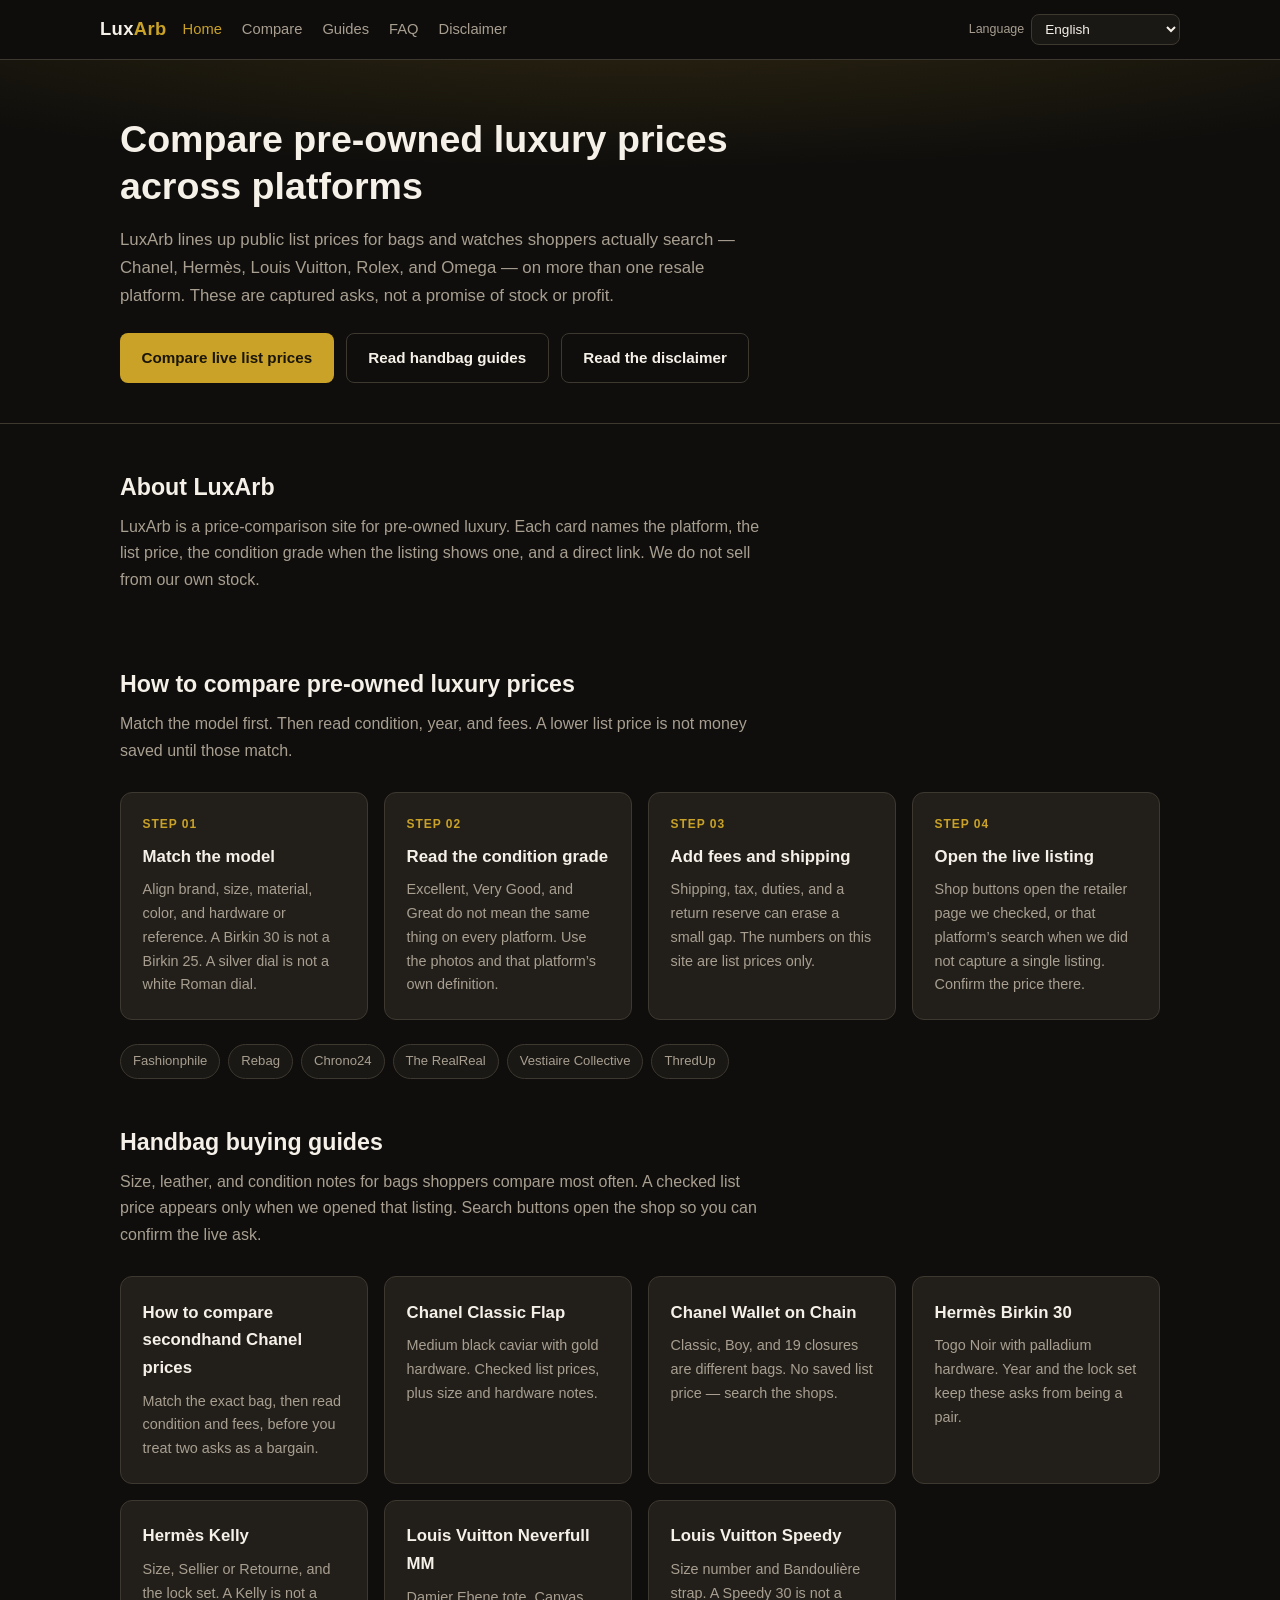
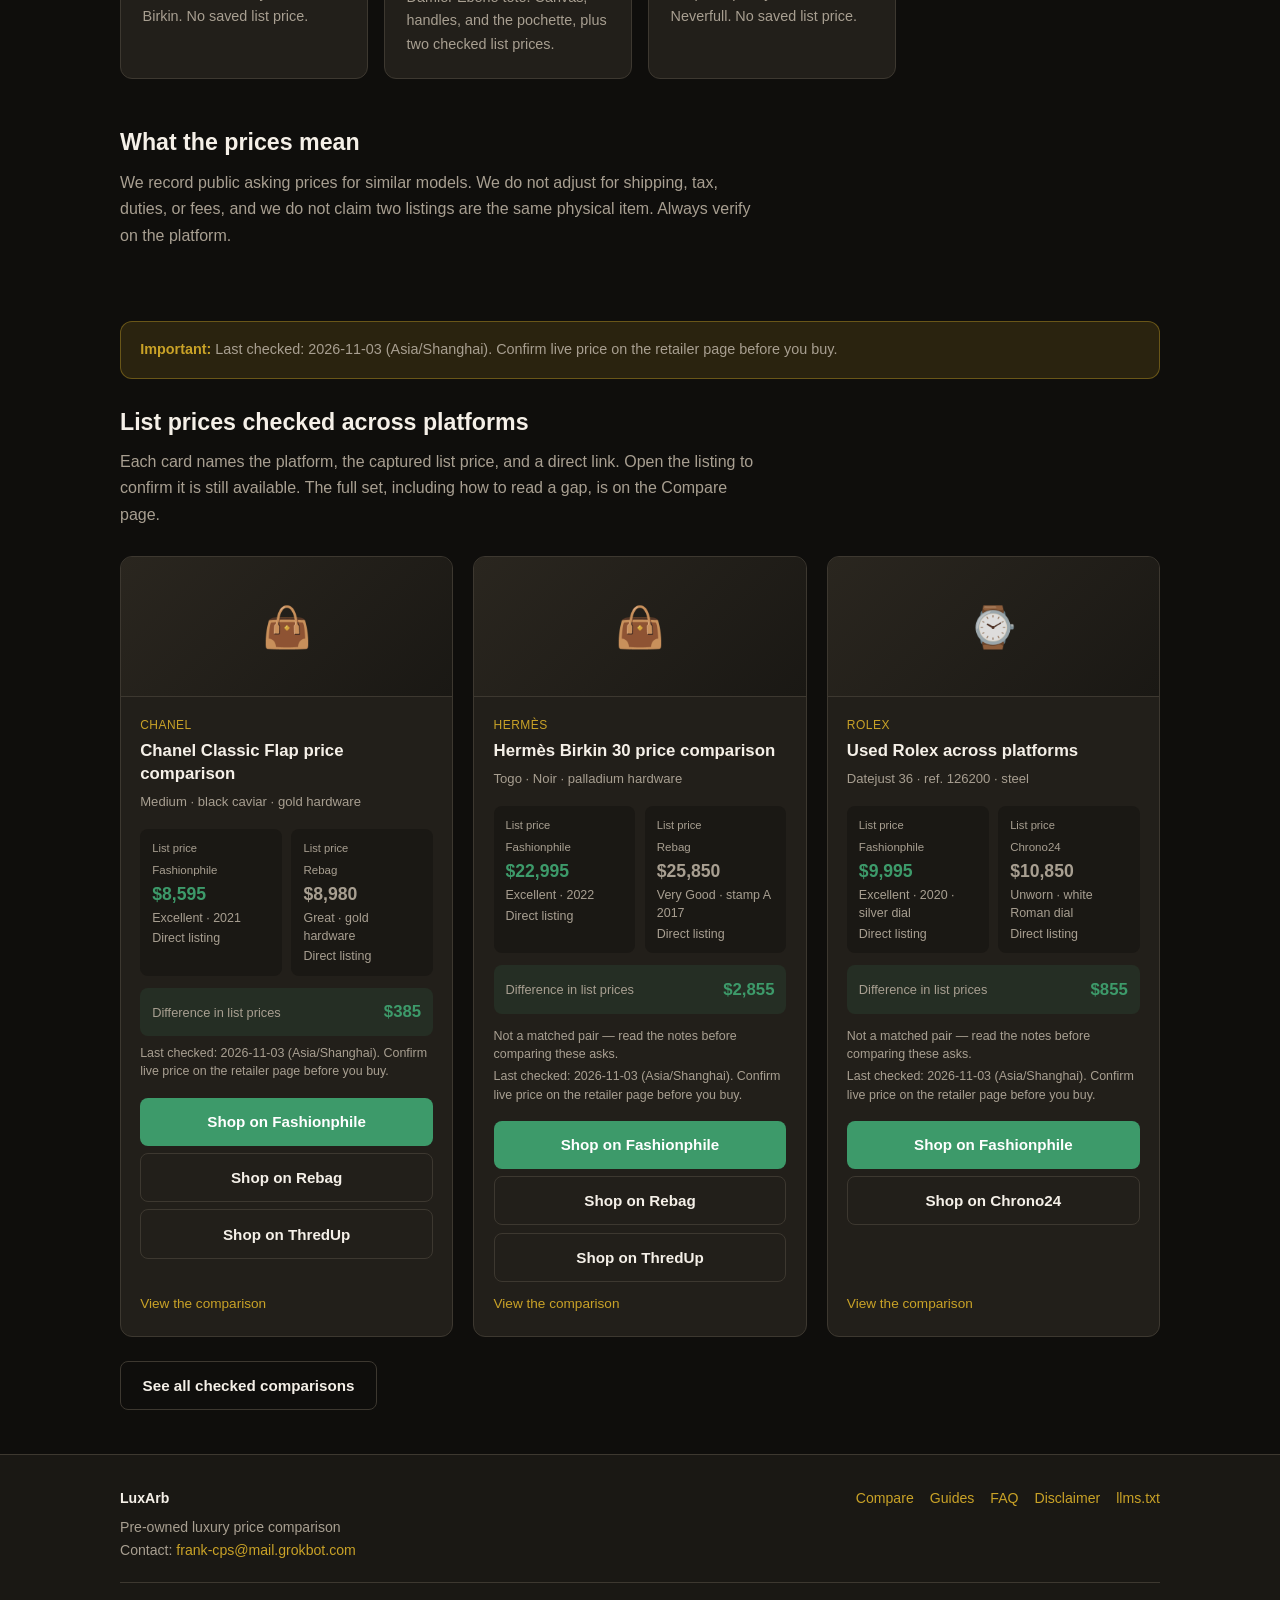
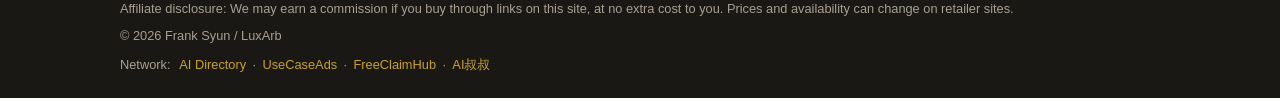
<file: index.html>
<!DOCTYPE html>
<html lang="en">
<head>
  <meta charset="UTF-8" />
  <meta name="viewport" content="width=device-width, initial-scale=1" />
  <title>Compare Pre-Owned Luxury Prices Across Platforms | LuxArb</title>
  <meta data-i18n-title="meta.title.home" />
  <meta name="description" data-i18n-attr="content:meta.desc.home" content="Compare pre-owned Chanel, Hermès, Louis Vuitton, Rolex, and Omega list prices, and read buying guides for the Classic Flap, Birkin, Neverfull, and more. Confirm condition and fees on the retailer." />
  <meta name="fo-verify" content="dd69dd7d-264a-4a37-8941-44443f92b0c6" />
  <link rel="canonical" href="https://getluxarb.com/" />
  <meta property="og:type" content="website" />
  <meta property="og:site_name" content="LuxArb" />
  <meta property="og:locale" content="en_US" />
  <meta property="og:url" content="https://getluxarb.com/" />
  <meta property="og:title" content="Compare Pre-Owned Luxury Prices Across Platforms | LuxArb" />
  <meta property="og:description" content="Compare pre-owned Chanel, Hermès, Louis Vuitton, Rolex, and Omega list prices, and read buying guides for the Classic Flap, Birkin, Neverfull, and more. Confirm condition and fees on the retailer." />
  <meta name="twitter:card" content="summary" />
  <meta name="twitter:title" content="Compare Pre-Owned Luxury Prices Across Platforms | LuxArb" />
  <meta name="twitter:description" content="Compare pre-owned Chanel, Hermès, Louis Vuitton, Rolex, and Omega list prices, plus handbag buying guides. Confirm condition and fees on the retailer." />
  <meta name="robots" content="index,follow" />
  <link rel="stylesheet" href="css/styles.css" />
  <script type="application/ld+json">
  {
    "@context": "https://schema.org",
    "@type": "WebSite",
    "name": "LuxArb",
    "url": "https://getluxarb.com/",
    "inLanguage": "en",
    "description": "Compare public list prices for pre-owned luxury bags and watches across resale platforms.",
    "publisher": {
      "@type": "Organization",
      "name": "LuxArb",
      "url": "https://getluxarb.com/",
      "email": "frank-cps@mail.grokbot.com"
    }
  }
  </script>
</head>
<body>
  <header class="site-header">
    <div class="container header-inner">
      <a class="logo" href="index.html">Lux<span>Arb</span></a>
      <nav class="nav" aria-label="Main" data-i18n-attr="aria-label:nav.aria">
        <a href="index.html" class="active" data-i18n="nav.home">Home</a>
        <a href="compare.html" data-i18n="nav.compare">Compare</a>
        <a href="guide-chanel-prices.html" data-i18n="nav.guides">Guides</a>
        <a href="compare.html#faq" data-i18n="nav.faq">FAQ</a>
        <a href="disclaimer.html" data-i18n="nav.disclaimer">Disclaimer</a>
      </nav>
    </div>
  </header>

  <main>
    <section class="hero">
      <div class="container">
        <h1 data-i18n="hero.title">Compare pre-owned luxury prices across platforms</h1>
        <p class="lead" data-i18n="hero.lead">LuxArb lines up public list prices for bags and watches shoppers actually search — Chanel, Hermès, Louis Vuitton, Rolex, and Omega — on more than one resale platform. These are captured asks, not a promise of stock or profit.</p>
        <div class="hero-actions">
          <a class="btn btn-primary" href="compare.html" data-i18n="hero.cta.compare">Compare live list prices</a>
          <a class="btn btn-outline" href="guide-chanel-prices.html" data-i18n="hero.cta.guides">Read handbag guides</a>
          <a class="btn btn-outline" href="disclaimer.html" data-i18n="hero.cta.disclaimer">Read the disclaimer</a>
        </div>
      </div>
    </section>

    <section class="section">
      <div class="container">
        <h2 class="section-title" data-i18n="about.title">About LuxArb</h2>
        <p class="section-sub" data-i18n="about.body">LuxArb is a price-comparison site for pre-owned luxury. Each card names the platform, the list price, the condition grade when the listing shows one, and a direct link. We do not sell from our own stock.</p>
      </div>
    </section>

    <section class="section" style="padding-top:0">
      <div class="container">
        <h2 class="section-title" data-i18n="how.title">How to compare pre-owned luxury prices</h2>
        <p class="section-sub" data-i18n="how.sub">Match the model first. Then read condition, year, and fees. A lower list price is not money saved until those match.</p>
        <div class="mode-grid">
          <article class="mode-card">
            <div class="step">STEP 01</div>
            <h3 data-i18n="how.s1.title">Match the model</h3>
            <p data-i18n="how.s1.body">Align brand, size, material, color, and hardware or reference. A Birkin 30 is not a Birkin 25. A silver dial is not a white Roman dial.</p>
          </article>
          <article class="mode-card">
            <div class="step">STEP 02</div>
            <h3 data-i18n="how.s2.title">Read the condition grade</h3>
            <p data-i18n="how.s2.body">Excellent, Very Good, and Great do not mean the same thing on every platform. Use the photos and that platform’s own definition.</p>
          </article>
          <article class="mode-card">
            <div class="step">STEP 03</div>
            <h3 data-i18n="how.s3.title">Add fees and shipping</h3>
            <p data-i18n="how.s3.body">Shipping, tax, duties, and a return reserve can erase a small gap. The numbers on this site are list prices only.</p>
          </article>
          <article class="mode-card">
            <div class="step">STEP 04</div>
            <h3 data-i18n="how.s4.title">Open the live listing</h3>
            <p data-i18n="how.s4.body">Shop buttons open the retailer page we checked, or that platform’s search when we did not capture a single listing. Confirm the price there.</p>
          </article>
        </div>
        <div class="platforms" aria-label="Platforms covered" data-i18n-attr="aria-label:platforms.aria">
          <span class="platform-tag">Fashionphile</span>
          <span class="platform-tag">Rebag</span>
          <span class="platform-tag">Chrono24</span>
          <span class="platform-tag">The RealReal</span>
          <span class="platform-tag">Vestiaire Collective</span>
          <span class="platform-tag">ThredUp</span>
        </div>
      </div>
    </section>

    <section class="section" style="padding-top:0" id="guides">
      <div class="container">
        <h2 class="section-title" data-i18n="guides.home.title">Handbag buying guides</h2>
        <p class="section-sub" data-i18n="guides.home.sub">Size, leather, and condition notes for bags shoppers compare most often. A checked list price appears only when we opened that listing. Search buttons open the shop so you can confirm the live ask.</p>
        <div class="mode-grid">
          <a class="mode-card" href="guide-chanel-prices.html">
            <h3>How to compare secondhand Chanel prices</h3>
            <p>Match the exact bag, then read condition and fees, before you treat two asks as a bargain.</p>
          </a>
          <a class="mode-card" href="product-chanel-flap.html">
            <h3>Chanel Classic Flap</h3>
            <p>Medium black caviar with gold hardware. Checked list prices, plus size and hardware notes.</p>
          </a>
          <a class="mode-card" href="product-chanel-woc.html">
            <h3>Chanel Wallet on Chain</h3>
            <p>Classic, Boy, and 19 closures are different bags. No saved list price — search the shops.</p>
          </a>
          <a class="mode-card" href="product-hermes-birkin.html">
            <h3>Hermès Birkin 30</h3>
            <p>Togo Noir with palladium hardware. Year and the lock set keep these asks from being a pair.</p>
          </a>
          <a class="mode-card" href="product-hermes-kelly.html">
            <h3>Hermès Kelly</h3>
            <p>Size, Sellier or Retourne, and the lock set. A Kelly is not a Birkin. No saved list price.</p>
          </a>
          <a class="mode-card" href="product-lv-neverfull.html">
            <h3>Louis Vuitton Neverfull MM</h3>
            <p>Damier Ebene tote. Canvas, handles, and the pochette, plus two checked list prices.</p>
          </a>
          <a class="mode-card" href="product-lv-speedy.html">
            <h3>Louis Vuitton Speedy</h3>
            <p>Size number and Bandoulière strap. A Speedy 30 is not a Neverfull. No saved list price.</p>
          </a>
        </div>
      </div>
    </section>

    <section class="section" style="padding-top:0">
      <div class="container">
        <h2 class="section-title" data-i18n="method.title">What the prices mean</h2>
        <p class="section-sub" data-i18n="method.body">We record public asking prices for similar models. We do not adjust for shipping, tax, duties, or fees, and we do not claim two listings are the same physical item. Always verify on the platform.</p>
      </div>
    </section>

    <section class="section" style="padding-top:0">
      <div class="container">
        <div class="alert">
          <strong data-i18n="alert.important">Important:</strong>
          <span data-i18n="alert.home"> Last checked: 2026-11-03 (Asia/Shanghai). Confirm live price on the retailer page before you buy.</span>
        </div>
        <h2 class="section-title" data-i18n="featured.title">List prices checked across platforms</h2>
        <p class="section-sub" data-i18n="featured.sub">Each card names the platform, the captured list price, and a direct link. Open the listing to confirm it is still available. The full set, including how to read a gap, is on the Compare page.</p>
        <div class="cards">
          <article class="card">
            <div class="card-visual"><span class="icon-label" aria-hidden="true">👜</span></div>
            <div class="card-body">
              <div class="card-brand">Chanel</div>
              <h3>Chanel Classic Flap price comparison</h3>
              <p class="card-meta">Medium · black caviar · gold hardware</p>
              <div class="price-row">
                <div class="price-box low">
                  <div class="label" data-i18n="label.listPrice">List price</div>
                  <div class="platform">Fashionphile</div>
                  <div class="amount">$8,595</div>
                  <div class="offer-meta">Excellent · 2021</div>
                  <div class="offer-kind" data-i18n="label.direct">Direct listing</div>
                </div>
                <div class="price-box high">
                  <div class="label" data-i18n="label.listPrice">List price</div>
                  <div class="platform">Rebag</div>
                  <div class="amount">$8,980</div>
                  <div class="offer-meta">Great · gold hardware</div>
                  <div class="offer-kind" data-i18n="label.direct">Direct listing</div>
                </div>
              </div>
              <div class="spread">
                <span class="spread-label" data-i18n="label.spread">Difference in list prices</span>
                <span class="spread-val">$385</span>
              </div>
              <p class="verified">Last checked: 2026-11-03 (Asia/Shanghai). Confirm live price on the retailer page before you buy.</p>
              <div class="btn-stack">
                <a class="btn btn-cta js-outbound" data-offer="chanel-fashionphile" data-platform="fashionphile" href="https://www.fashionphile.com/products/chanel-caviar-quilted-medium-double-flap-black-1970317" rel="sponsored noopener noreferrer" target="_blank" data-i18n="cta.fashionphile">Shop on Fashionphile</a>
                <a class="btn btn-outline js-outbound" data-offer="chanel-rebag" data-platform="rebag" href="https://shop.rebag.com/products/handbags-chanel-classic-double-flap-bag-quilted-caviar-medium4212783" rel="sponsored noopener noreferrer" target="_blank" data-i18n="cta.rebag">Shop on Rebag</a>
                <a class="btn btn-outline js-outbound" data-platform="thredup" href="https://www.thredup.com/products?search_text=Chanel%20Classic%20Flap" rel="sponsored noopener noreferrer" target="_blank" data-i18n="cta.thredup">Shop on ThredUp</a>
              </div>
              <p class="card-footer-link"><a href="product-chanel-flap.html" data-i18n="card.details">View the comparison</a></p>
            </div>
          </article>

          <article class="card">
            <div class="card-visual"><span class="icon-label" aria-hidden="true">👜</span></div>
            <div class="card-body">
              <div class="card-brand">Hermès</div>
              <h3>Hermès Birkin 30 price comparison</h3>
              <p class="card-meta">Togo · Noir · palladium hardware</p>
              <div class="price-row">
                <div class="price-box low">
                  <div class="label" data-i18n="label.listPrice">List price</div>
                  <div class="platform">Fashionphile</div>
                  <div class="amount">$22,995</div>
                  <div class="offer-meta">Excellent · 2022</div>
                  <div class="offer-kind" data-i18n="label.direct">Direct listing</div>
                </div>
                <div class="price-box high">
                  <div class="label" data-i18n="label.listPrice">List price</div>
                  <div class="platform">Rebag</div>
                  <div class="amount">$25,850</div>
                  <div class="offer-meta">Very Good · stamp A 2017</div>
                  <div class="offer-kind" data-i18n="label.direct">Direct listing</div>
                </div>
              </div>
              <div class="spread">
                <span class="spread-label" data-i18n="label.spread">Difference in list prices</span>
                <span class="spread-val">$2,855</span>
              </div>
              <p class="match-note" data-i18n="label.notMatched">Not a matched pair — read the notes before comparing these asks.</p>
              <p class="verified">Last checked: 2026-11-03 (Asia/Shanghai). Confirm live price on the retailer page before you buy.</p>
              <div class="btn-stack">
                <a class="btn btn-cta js-outbound" data-offer="birkin-fashionphile" data-platform="fashionphile" href="https://www.fashionphile.com/products/hermes-togo-birkin-30-black-1918032" rel="sponsored noopener noreferrer" target="_blank" data-i18n="cta.fashionphile">Shop on Fashionphile</a>
                <a class="btn btn-outline js-outbound" data-offer="birkin-rebag" data-platform="rebag" href="https://shop.rebag.com/products/handbags-hermes-birkin-handbag-black-togo-with-palladium-hardware-304375161" rel="sponsored noopener noreferrer" target="_blank" data-i18n="cta.rebag">Shop on Rebag</a>
                <a class="btn btn-outline js-outbound" data-platform="thredup" href="https://www.thredup.com/products?search_text=Hermes%20Birkin" rel="sponsored noopener noreferrer" target="_blank" data-i18n="cta.thredup">Shop on ThredUp</a>
              </div>
              <p class="card-footer-link"><a href="product-hermes-birkin.html" data-i18n="card.details">View the comparison</a></p>
            </div>
          </article>

          <article class="card">
            <div class="card-visual"><span class="icon-label" aria-hidden="true">⌚</span></div>
            <div class="card-body">
              <div class="card-brand">Rolex</div>
              <h3>Used Rolex across platforms</h3>
              <p class="card-meta">Datejust 36 · ref. 126200 · steel</p>
              <div class="price-row">
                <div class="price-box low">
                  <div class="label" data-i18n="label.listPrice">List price</div>
                  <div class="platform">Fashionphile</div>
                  <div class="amount">$9,995</div>
                  <div class="offer-meta">Excellent · 2020 · silver dial</div>
                  <div class="offer-kind" data-i18n="label.direct">Direct listing</div>
                </div>
                <div class="price-box high">
                  <div class="label" data-i18n="label.listPrice">List price</div>
                  <div class="platform">Chrono24</div>
                  <div class="amount">$10,850</div>
                  <div class="offer-meta">Unworn · white Roman dial</div>
                  <div class="offer-kind" data-i18n="label.direct">Direct listing</div>
                </div>
              </div>
              <div class="spread">
                <span class="spread-label" data-i18n="label.spread">Difference in list prices</span>
                <span class="spread-val">$855</span>
              </div>
              <p class="match-note" data-i18n="label.notMatched">Not a matched pair — read the notes before comparing these asks.</p>
              <p class="verified">Last checked: 2026-11-03 (Asia/Shanghai). Confirm live price on the retailer page before you buy.</p>
              <div class="btn-stack">
                <a class="btn btn-cta js-outbound" data-offer="datejust-fashionphile" data-platform="fashionphile" href="https://www.fashionphile.com/products/rolex-stainless-steel-36mm-oyster-perpetual-datejust-watch-silver-126200-1918093" rel="sponsored noopener noreferrer" target="_blank" data-i18n="cta.fashionphile">Shop on Fashionphile</a>
                <a class="btn btn-outline js-outbound" data-offer="datejust-chrono24" data-platform="chrono24" href="https://www.chrono24.com/rolex/rolex-datejust-36mm-stainless-steel-smooth-bezel-white-roman-dial-jubilee-bracelet-126200--id25822328.htm" rel="sponsored noopener noreferrer" target="_blank" data-i18n="cta.chrono24">Shop on Chrono24</a>
              </div>
              <p class="card-footer-link"><a href="product-rolex-dj.html" data-i18n="card.details">View the comparison</a></p>
            </div>
          </article>
        </div>
        <p style="margin-top:1.5rem"><a class="btn btn-outline" href="compare.html" data-i18n="see.all">See all checked comparisons</a></p>
      </div>
    </section>
  </main>

  <footer class="site-footer">
    <div class="container">
      <div class="footer-inner">
        <div>
          <div class="footer-brand">LuxArb</div>
          <p data-i18n="footer.tagline">Pre-owned luxury price comparison</p>
          <p><span data-i18n="footer.contact">Contact:</span> <a href="mailto:frank-cps@mail.grokbot.com">frank-cps@mail.grokbot.com</a></p>
        </div>
        <div class="footer-links">
          <a href="compare.html" data-i18n="footer.compare">Compare</a>
          <a href="guide-chanel-prices.html" data-i18n="nav.guides">Guides</a>
          <a href="compare.html#faq" data-i18n="nav.faq">FAQ</a>
          <a href="disclaimer.html" data-i18n="footer.disclaimer">Disclaimer</a>
          <a href="llms.txt">llms.txt</a>
        </div>
      </div>
      <p class="footer-note">
        <span id="footer-disclosure" class="footer-disclosure" lang="en">Affiliate disclosure: We may earn a commission if you buy through links on this site, at no extra cost to you. Prices and availability can change on retailer sites.</span>
        © <span id="year">2026</span> Frank Syun / LuxArb
      </p>
      <nav class="footer-network" aria-label="Sister sites">
        <span class="footer-network-label">Network:</span>
        <a href="https://adfor.ai/directory" rel="noopener noreferrer">AI Directory</a>
        <span aria-hidden="true">·</span>
        <a href="https://usecaseads.com" rel="noopener noreferrer">UseCaseAds</a>
        <span aria-hidden="true">·</span>
        <a href="https://www.freeclaimhub.com" rel="noopener noreferrer">FreeClaimHub</a>
        <span aria-hidden="true">·</span>
        <a href="https://aishushu.com" rel="noopener noreferrer">AI叔叔</a>
      </nav>
    </div>
  </footer>
  <script src="js/i18n-refresh.js"></script>
  <script src="js/i18n.js"></script>
  <script src="js/affiliates.js"></script>
  <script src="js/catalog.js"></script>
  <script src="js/main.js"></script>
</body>
</html>
</file>
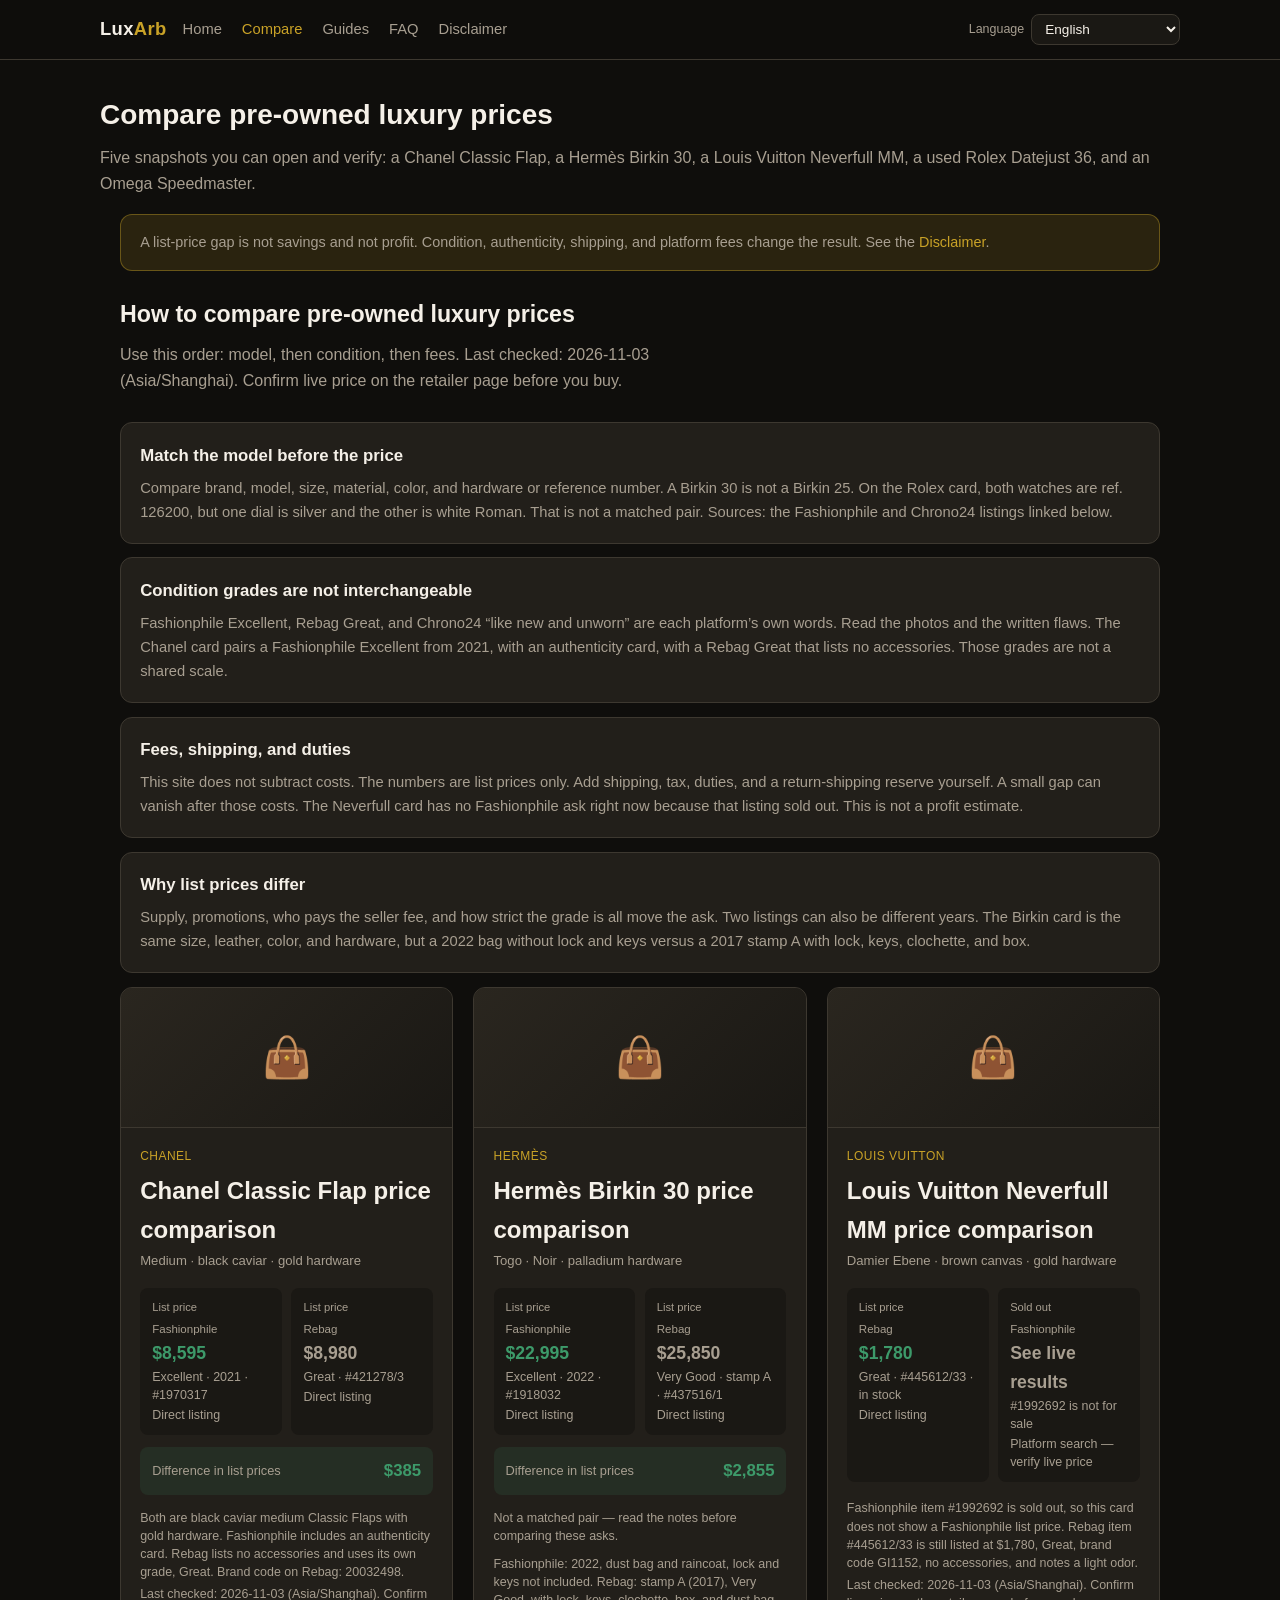
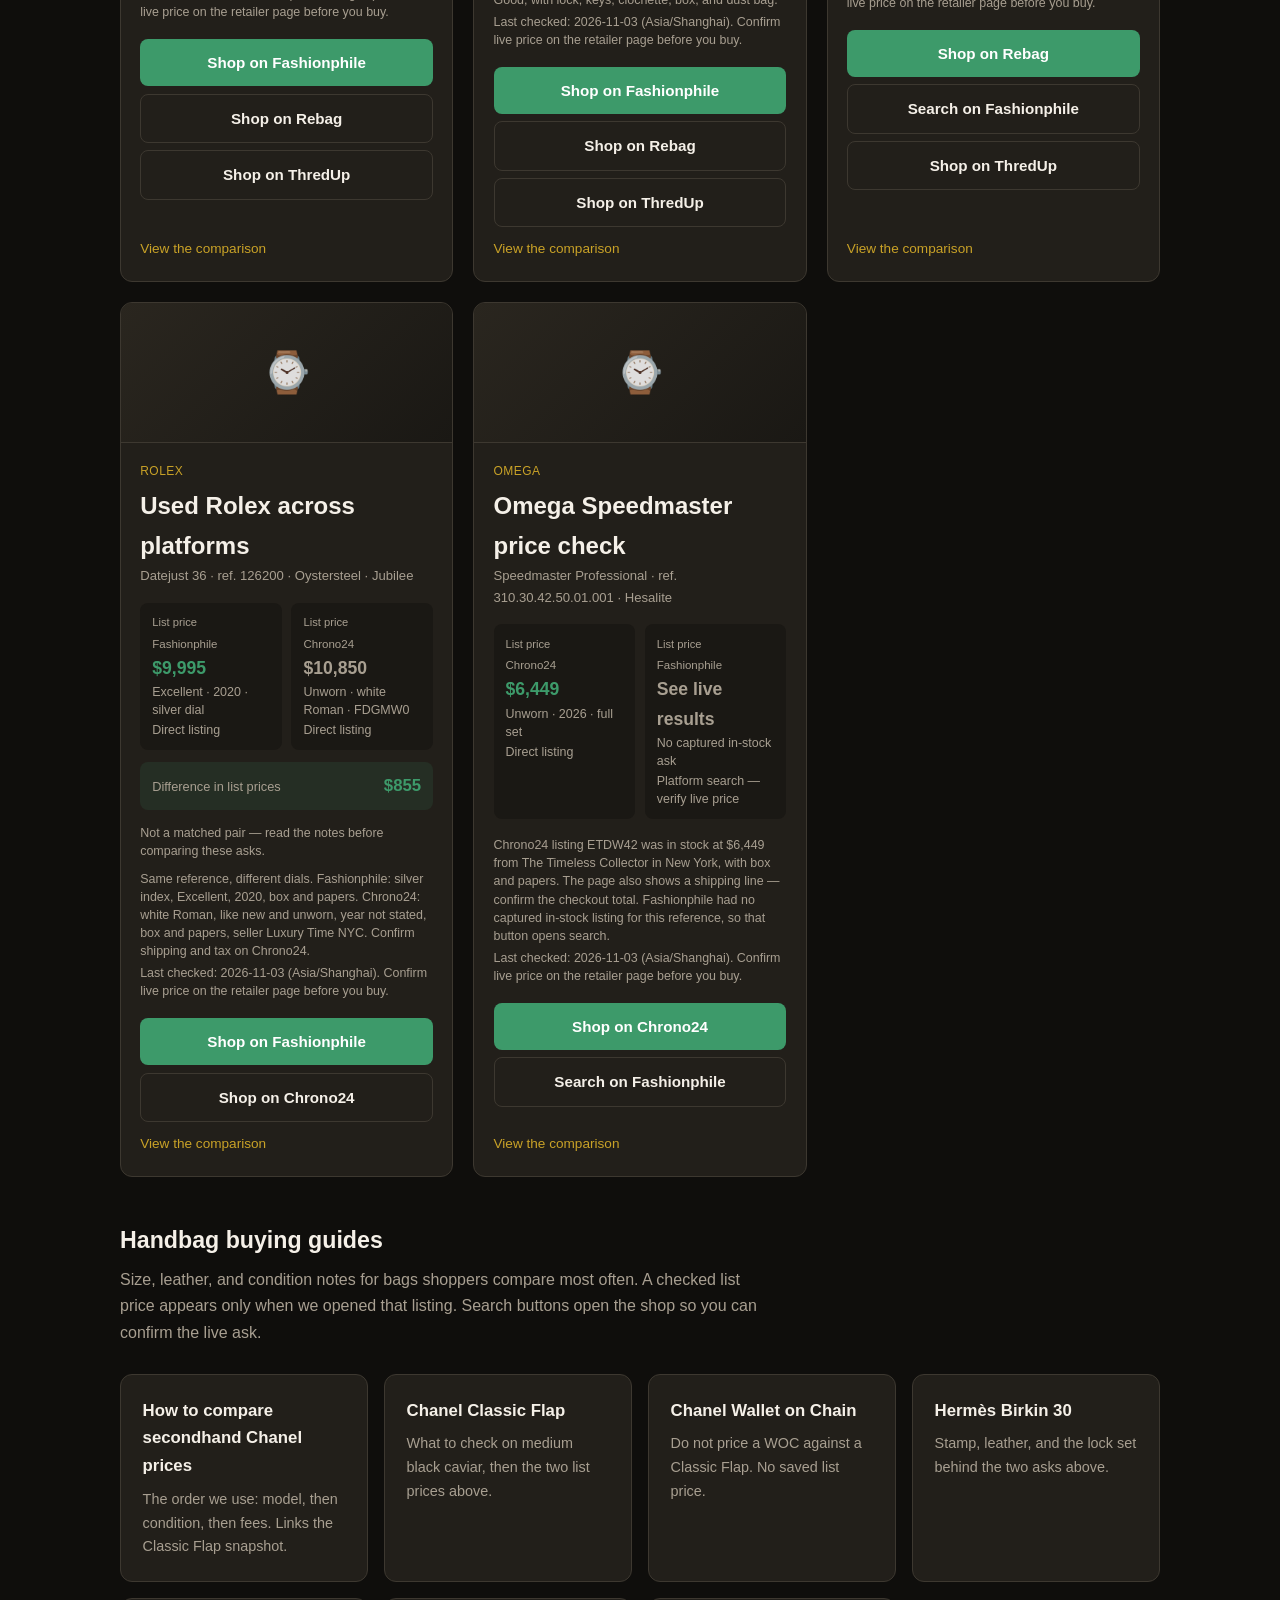
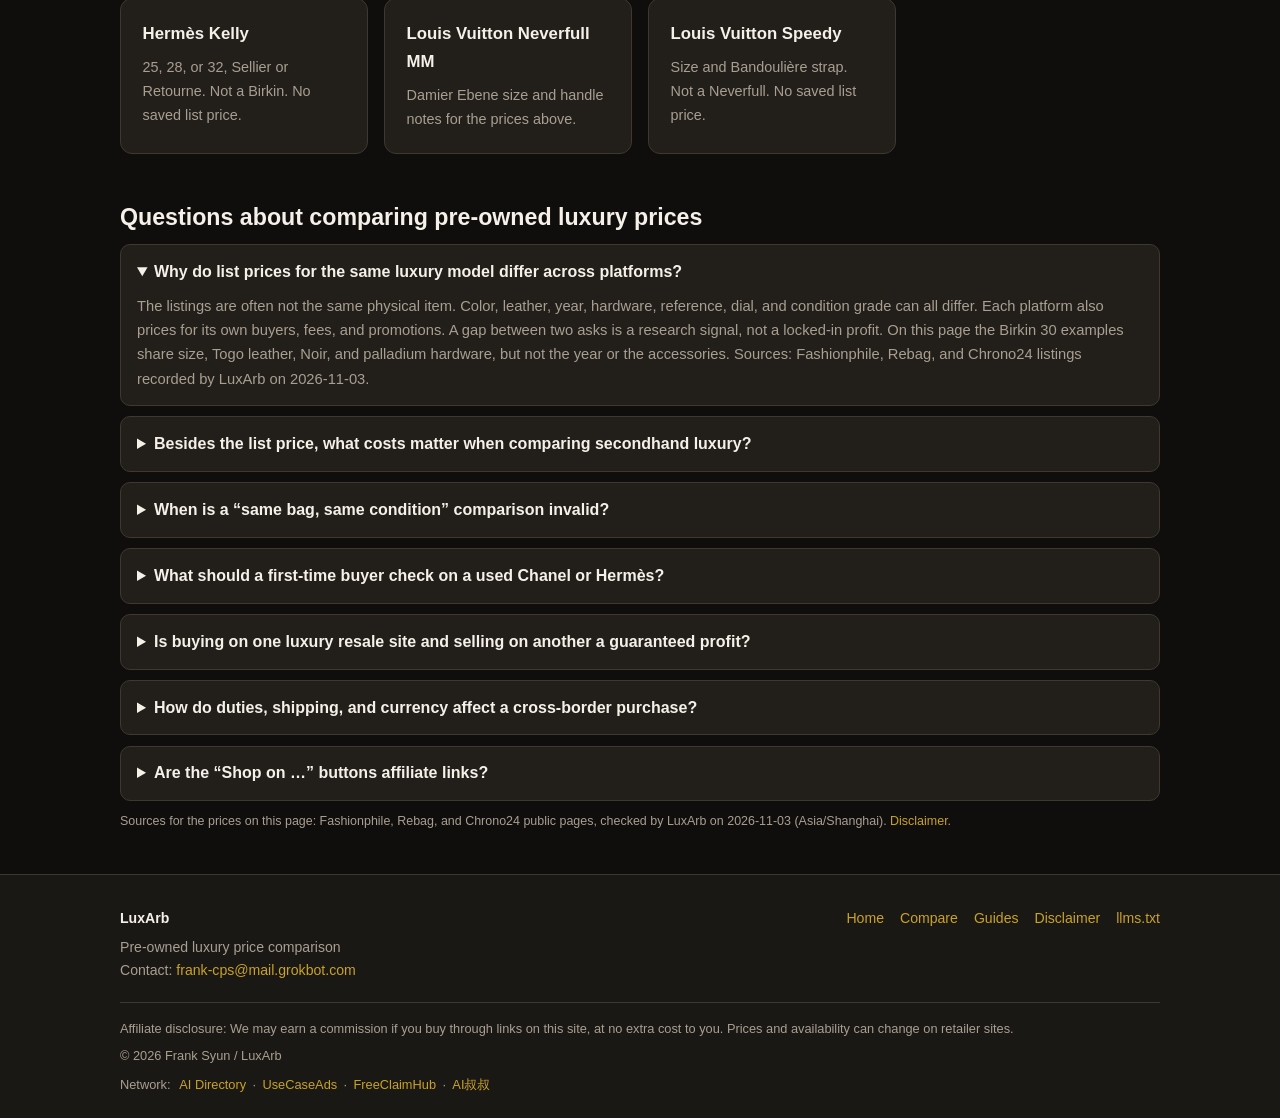
<file: compare.html>
<!DOCTYPE html>
<html lang="en">
<head>
  <meta charset="UTF-8" />
  <meta name="viewport" content="width=device-width, initial-scale=1" />
  <title>Compare Pre-Owned Luxury Prices — Chanel, Hermès, Rolex | LuxArb</title>
  <meta data-i18n-title="meta.title.compare" />
  <meta name="description" data-i18n-attr="content:meta.desc.compare" content="Side-by-side list prices for a Chanel Classic Flap, Hermès Birkin 30, Louis Vuitton Neverfull MM, Rolex Datejust 36, and Omega Speedmaster, plus handbag buying guides. Checked 2026-11-03." />
  <link rel="canonical" href="https://getluxarb.com/compare" />
  <meta property="og:type" content="website" />
  <meta property="og:site_name" content="LuxArb" />
  <meta property="og:locale" content="en_US" />
  <meta property="og:url" content="https://getluxarb.com/compare" />
  <meta property="og:title" content="Compare Pre-Owned Luxury Prices — Chanel, Hermès, Rolex | LuxArb" />
  <meta property="og:description" content="Side-by-side list prices for a Chanel Classic Flap, Hermès Birkin 30, Louis Vuitton Neverfull MM, Rolex Datejust 36, and Omega Speedmaster, plus handbag buying guides. Checked 2026-11-03." />
  <meta name="twitter:card" content="summary" />
  <meta name="twitter:title" content="Compare Pre-Owned Luxury Prices — Chanel, Hermès, Rolex | LuxArb" />
  <meta name="twitter:description" content="Side-by-side list prices checked 2026-11-03, plus handbag buying guides. Confirm condition and fees on the retailer." />
  <meta name="robots" content="index,follow" />
  <link rel="stylesheet" href="css/styles.css" />
  <script type="application/ld+json">
  {
    "@context": "https://schema.org",
    "@type": "ItemList",
    "name": "Pre-owned luxury price comparisons",
    "itemListOrder": "https://schema.org/ItemListOrderAscending",
    "numberOfItems": 5,
    "itemListElement": [
      {"@type": "ListItem", "position": 1, "name": "Chanel Classic Flap price comparison", "url": "https://getluxarb.com/product-chanel-flap"},
      {"@type": "ListItem", "position": 2, "name": "Hermès Birkin 30 price comparison", "url": "https://getluxarb.com/product-hermes-birkin"},
      {"@type": "ListItem", "position": 3, "name": "Louis Vuitton Neverfull MM price comparison", "url": "https://getluxarb.com/product-lv-neverfull"},
      {"@type": "ListItem", "position": 4, "name": "Used Rolex Datejust 36 across platforms", "url": "https://getluxarb.com/product-rolex-dj"},
      {"@type": "ListItem", "position": 5, "name": "Omega Speedmaster Professional price check", "url": "https://getluxarb.com/product-omega-speedy"}
    ]
  }
  </script>
  <script type="application/ld+json">
  {
    "@context": "https://schema.org",
    "@type": "FAQPage",
    "mainEntity": [
      {
        "@type": "Question",
        "name": "Why do list prices for the same luxury model differ across platforms?",
        "acceptedAnswer": {
          "@type": "Answer",
          "text": "The listings are often not the same physical item. Color, leather, year, hardware, reference, dial, and condition grade can all differ. Each platform also prices for its own buyers, fees, and promotions. A gap between two asks is a research signal, not a locked-in profit. Sources: Fashionphile, Rebag, and Chrono24 public listings recorded by LuxArb on 2026-11-03."
        }
      },
      {
        "@type": "Question",
        "name": "Besides the list price, what costs matter when comparing secondhand luxury?",
        "acceptedAnswer": {
          "@type": "Answer",
          "text": "Shipping, sales tax, import duties, payment fees, return shipping, and any seller commission if you later resell. LuxArb shows asking prices only. A few hundred dollars of list-price difference can disappear once those costs are included."
        }
      },
      {
        "@type": "Question",
        "name": "When is a same bag, same condition comparison invalid?",
        "acceptedAnswer": {
          "@type": "Answer",
          "text": "When size, leather, color, hardware, reference number, dial, year, or included accessories differ, or when platforms use different grade names. LuxArb’s Rolex Datejust card is the same reference 126200 with different dials — silver index on Fashionphile and white Roman on Chrono24 — so those prices are not a matched pair."
        }
      },
      {
        "@type": "Question",
        "name": "What should a first-time buyer check on a used Chanel or Hermès?",
        "acceptedAnswer": {
          "@type": "Answer",
          "text": "The platform’s condition notes and photos, the date or stamp information the listing actually prints, and what is included, such as a box, dust bag, lock, keys, or card. Then read that platform’s authentication and return policy. LuxArb does not authenticate items."
        }
      },
      {
        "@type": "Question",
        "name": "Is buying on one luxury resale site and selling on another a guaranteed profit?",
        "acceptedAnswer": {
          "@type": "Answer",
          "text": "No. List prices move, items sell, condition disputes happen, and fees and duties are real costs. Nothing on LuxArb is financial advice."
        }
      },
      {
        "@type": "Question",
        "name": "How do duties, shipping, and currency affect a cross-border purchase?",
        "acceptedAnswer": {
          "@type": "Answer",
          "text": "Enough to erase a small gap. A watch shipping from another country can add insured shipping, VAT, or duty that the list price does not include. Confirm the total for your destination before you pay."
        }
      },
      {
        "@type": "Question",
        "name": "Are the Shop on buttons affiliate links?",
        "acceptedAnswer": {
          "@type": "Answer",
          "text": "Some links on this site may be affiliate links. We may earn a commission if you buy through links on this site, at no extra cost to you. The buttons open the retailer listing or that platform’s search. Prices and availability can change on retailer sites."
        }
      }
    ]
  }
  </script>
</head>
<body>
  <header class="site-header">
    <div class="container header-inner">
      <a class="logo" href="index.html">Lux<span>Arb</span></a>
      <nav class="nav" aria-label="Main" data-i18n-attr="aria-label:nav.aria">
        <a href="index.html" data-i18n="nav.home">Home</a>
        <a href="compare.html" class="active" data-i18n="nav.compare">Compare</a>
        <a href="guide-chanel-prices.html" data-i18n="nav.guides">Guides</a>
        <a href="compare.html#faq" data-i18n="nav.faq">FAQ</a>
        <a href="disclaimer.html" data-i18n="nav.disclaimer">Disclaimer</a>
      </nav>
    </div>
  </header>

  <main>
    <div class="container page-header">
      <h1 data-i18n="compare.h1">Compare pre-owned luxury prices</h1>
      <p data-i18n="compare.lead">Five snapshots you can open and verify: a Chanel Classic Flap, a Hermès Birkin 30, a Louis Vuitton Neverfull MM, a used Rolex Datejust 36, and an Omega Speedmaster.</p>
    </div>

    <section class="section" style="padding-top:0.5rem" id="how">
      <div class="container">
        <div class="alert">
          <span data-i18n="alert.compare">A list-price gap is not savings and not profit. Condition, authenticity, shipping, and platform fees change the result. See the</span>
          <a href="disclaimer.html" data-i18n="alert.compare.link">Disclaimer</a>.
        </div>

        <h2 class="section-title" data-i18n="guide.title">How to compare pre-owned luxury prices</h2>
        <p class="section-sub" data-i18n="guide.lead">Use this order: model, then condition, then fees. The cards below are captured asking prices from public listings, checked on 2026-11-03 (Asia/Shanghai).</p>

        <div class="guide-block">
          <h3 data-i18n="guide.match.title">Match the model before the price</h3>
          <p data-i18n="guide.match.body">Compare brand, model, size, material, color, and hardware or reference number. A Birkin 30 is not a Birkin 25. On the Rolex card, both watches are ref. 126200, but one dial is silver and the other is white Roman. That is not a matched pair. Sources: the Fashionphile and Chrono24 listings linked below.</p>
        </div>
        <div class="guide-block">
          <h3 data-i18n="guide.condition.title">Condition grades are not interchangeable</h3>
          <p data-i18n="guide.condition.body">Fashionphile Excellent, Rebag Great, and Chrono24 “like new and unworn” are each platform’s own words. Read the photos and the written flaws. The Chanel card pairs a Fashionphile Excellent from 2021, with an authenticity card, with a Rebag Great that lists no accessories. Those grades are not a shared scale.</p>
        </div>
        <div class="guide-block">
          <h3 data-i18n="guide.fees.title">Fees, shipping, and duties</h3>
          <p data-i18n="guide.fees.body">This site does not subtract costs. The numbers are list prices only. Add shipping, tax, duties, and a return-shipping reserve yourself. A gap of a few hundred dollars, like the Neverfull card, can vanish after those costs. This is not a profit estimate.</p>
        </div>
        <div class="guide-block">
          <h3 data-i18n="guide.why.title">Why list prices differ</h3>
          <p data-i18n="guide.why.body">Supply, promotions, who pays the seller fee, and how strict the grade is all move the ask. Two listings can also be different years. The Birkin card is the same size, leather, color, and hardware, but a 2022 bag without lock and keys versus a 2017 stamp A with lock, keys, clochette, and box.</p>
        </div>

        <div class="cards">
          <article class="card" id="chanel-classic-flap">
            <div class="card-visual"><span class="icon-label" aria-hidden="true">👜</span></div>
            <div class="card-body">
              <div class="card-brand">Chanel</div>
              <h2>Chanel Classic Flap price comparison</h2>
              <p class="card-meta">Medium · black caviar · gold hardware</p>
              <div class="price-row">
                <div class="price-box low">
                  <div class="label" data-i18n="label.listPrice">List price</div>
                  <div class="platform">Fashionphile</div>
                  <div class="amount">$8,595</div>
                  <div class="offer-meta">Excellent · 2021 · #1970317</div>
                  <div class="offer-kind" data-i18n="label.direct">Direct listing</div>
                </div>
                <div class="price-box high">
                  <div class="label" data-i18n="label.listPrice">List price</div>
                  <div class="platform">Rebag</div>
                  <div class="amount">$8,980</div>
                  <div class="offer-meta">Great · #421278/3</div>
                  <div class="offer-kind" data-i18n="label.direct">Direct listing</div>
                </div>
              </div>
              <div class="spread">
                <span class="spread-label" data-i18n="label.spread">Difference in list prices</span>
                <span class="spread-val">$385</span>
              </div>
              <p class="match-note">Both are black caviar medium Classic Flaps with gold hardware. Fashionphile includes an authenticity card. Rebag lists no accessories and uses its own grade, Great. Brand code on Rebag: 20032498.</p>
              <p class="verified">Last checked: 2026-11-03 (Asia/Shanghai). Confirm live price on the retailer page before you buy.</p>
              <div class="btn-stack">
                <a class="btn btn-cta js-outbound" data-offer="chanel-fashionphile" data-platform="fashionphile" href="https://www.fashionphile.com/products/chanel-caviar-quilted-medium-double-flap-black-1970317" rel="sponsored noopener noreferrer" target="_blank" data-i18n="cta.fashionphile">Shop on Fashionphile</a>
                <a class="btn btn-outline js-outbound" data-offer="chanel-rebag" data-platform="rebag" href="https://shop.rebag.com/products/handbags-chanel-classic-double-flap-bag-quilted-caviar-medium4212783" rel="sponsored noopener noreferrer" target="_blank" data-i18n="cta.rebag">Shop on Rebag</a>
                <a class="btn btn-outline js-outbound" data-platform="thredup" href="https://www.thredup.com/products?search_text=Chanel%20Classic%20Flap" rel="sponsored noopener noreferrer" target="_blank" data-i18n="cta.thredup">Shop on ThredUp</a>
              </div>
              <p class="card-footer-link"><a href="product-chanel-flap.html" data-i18n="card.details">View the comparison</a></p>
            </div>
          </article>

          <article class="card" id="hermes-birkin">
            <div class="card-visual"><span class="icon-label" aria-hidden="true">👜</span></div>
            <div class="card-body">
              <div class="card-brand">Hermès</div>
              <h2>Hermès Birkin 30 price comparison</h2>
              <p class="card-meta">Togo · Noir · palladium hardware</p>
              <div class="price-row">
                <div class="price-box low">
                  <div class="label" data-i18n="label.listPrice">List price</div>
                  <div class="platform">Fashionphile</div>
                  <div class="amount">$22,995</div>
                  <div class="offer-meta">Excellent · 2022 · #1918032</div>
                  <div class="offer-kind" data-i18n="label.direct">Direct listing</div>
                </div>
                <div class="price-box high">
                  <div class="label" data-i18n="label.listPrice">List price</div>
                  <div class="platform">Rebag</div>
                  <div class="amount">$25,850</div>
                  <div class="offer-meta">Very Good · stamp A · #437516/1</div>
                  <div class="offer-kind" data-i18n="label.direct">Direct listing</div>
                </div>
              </div>
              <div class="spread">
                <span class="spread-label" data-i18n="label.spread">Difference in list prices</span>
                <span class="spread-val">$2,855</span>
              </div>
              <p class="match-note" data-i18n="label.notMatched">Not a matched pair — read the notes before comparing these asks.</p>
              <p class="match-note">Fashionphile: 2022, dust bag and raincoat, lock and keys not included. Rebag: stamp A (2017), Very Good, with lock, keys, clochette, box, and dust bag.</p>
              <p class="verified">Last checked: 2026-11-03 (Asia/Shanghai). Confirm live price on the retailer page before you buy.</p>
              <div class="btn-stack">
                <a class="btn btn-cta js-outbound" data-offer="birkin-fashionphile" data-platform="fashionphile" href="https://www.fashionphile.com/products/hermes-togo-birkin-30-black-1918032" rel="sponsored noopener noreferrer" target="_blank" data-i18n="cta.fashionphile">Shop on Fashionphile</a>
                <a class="btn btn-outline js-outbound" data-offer="birkin-rebag" data-platform="rebag" href="https://shop.rebag.com/products/handbags-hermes-birkin-handbag-black-togo-with-palladium-hardware-304375161" rel="sponsored noopener noreferrer" target="_blank" data-i18n="cta.rebag">Shop on Rebag</a>
                <a class="btn btn-outline js-outbound" data-platform="thredup" href="https://www.thredup.com/products?search_text=Hermes%20Birkin" rel="sponsored noopener noreferrer" target="_blank" data-i18n="cta.thredup">Shop on ThredUp</a>
              </div>
              <p class="card-footer-link"><a href="product-hermes-birkin.html" data-i18n="card.details">View the comparison</a></p>
            </div>
          </article>

          <article class="card" id="lv-neverfull">
            <div class="card-visual"><span class="icon-label" aria-hidden="true">👜</span></div>
            <div class="card-body">
              <div class="card-brand">Louis Vuitton</div>
              <h2>Louis Vuitton Neverfull MM price comparison</h2>
              <p class="card-meta">Damier Ebene · brown canvas · gold hardware</p>
              <div class="price-row">
                <div class="price-box low">
                  <div class="label" data-i18n="label.listPrice">List price</div>
                  <div class="platform">Rebag</div>
                  <div class="amount">$1,780</div>
                  <div class="offer-meta">Great · #445612/33 · in stock</div>
                  <div class="offer-kind" data-i18n="label.direct">Direct listing</div>
                </div>
                <div class="price-box high">
                  <div class="label">Sold out</div>
                  <div class="platform">Fashionphile</div>
                  <div class="amount" data-i18n="label.seeLive">See live results</div>
                  <div class="offer-meta">#1992692 is not for sale</div>
                  <div class="offer-kind" data-i18n="label.searchVerify">Platform search — verify live price</div>
                </div>
              </div>
              <p class="match-note">Fashionphile item #1992692 is sold out, so this card does not show a Fashionphile list price. Rebag item #445612/33 is still listed at $1,780, Great, brand code GI1152, no accessories, and notes a light odor.</p>
              <p class="verified">Last checked: 2026-11-03 (Asia/Shanghai). Confirm live price on the retailer page before you buy.</p>
              <div class="btn-stack">
                <a class="btn btn-cta js-outbound" data-offer="neverfull-rebag" data-platform="rebag" href="https://shop.rebag.com/products/handbags-louis-vuitton-neverfull-tote-damier-mm44561233" rel="sponsored noopener noreferrer" target="_blank" data-i18n="cta.rebag">Shop on Rebag</a>
                <a class="btn btn-outline js-outbound" data-offer="neverfull-fashionphile" data-platform="fashionphile" href="https://www.fashionphile.com/search?q=Louis+Vuitton+Neverfull+MM" rel="sponsored noopener noreferrer" target="_blank" data-i18n="cta.searchFashionphile">Search on Fashionphile</a>
                <a class="btn btn-outline js-outbound" data-platform="thredup" href="https://www.thredup.com/products?search_text=Louis%20Vuitton%20Neverfull" rel="sponsored noopener noreferrer" target="_blank" data-i18n="cta.thredup">Shop on ThredUp</a>
              </div>
              <p class="card-footer-link"><a href="product-lv-neverfull.html" data-i18n="card.details">View the comparison</a></p>
            </div>
          </article>

          <article class="card" id="rolex-datejust">
            <div class="card-visual"><span class="icon-label" aria-hidden="true">⌚</span></div>
            <div class="card-body">
              <div class="card-brand">Rolex</div>
              <h2>Used Rolex across platforms</h2>
              <p class="card-meta">Datejust 36 · ref. 126200 · Oystersteel · Jubilee</p>
              <div class="price-row">
                <div class="price-box low">
                  <div class="label" data-i18n="label.listPrice">List price</div>
                  <div class="platform">Fashionphile</div>
                  <div class="amount">$9,995</div>
                  <div class="offer-meta">Excellent · 2020 · silver dial</div>
                  <div class="offer-kind" data-i18n="label.direct">Direct listing</div>
                </div>
                <div class="price-box high">
                  <div class="label" data-i18n="label.listPrice">List price</div>
                  <div class="platform">Chrono24</div>
                  <div class="amount">$10,850</div>
                  <div class="offer-meta">Unworn · white Roman · FDGMW0</div>
                  <div class="offer-kind" data-i18n="label.direct">Direct listing</div>
                </div>
              </div>
              <div class="spread">
                <span class="spread-label" data-i18n="label.spread">Difference in list prices</span>
                <span class="spread-val">$855</span>
              </div>
              <p class="match-note" data-i18n="label.notMatched">Not a matched pair — read the notes before comparing these asks.</p>
              <p class="match-note">Same reference, different dials. Fashionphile: silver index, Excellent, 2020, box and papers. Chrono24: white Roman, like new and unworn, year not stated, box and papers, seller Luxury Time NYC. Confirm shipping and tax on Chrono24.</p>
              <p class="verified">Last checked: 2026-11-03 (Asia/Shanghai). Confirm live price on the retailer page before you buy.</p>
              <div class="btn-stack">
                <a class="btn btn-cta js-outbound" data-offer="datejust-fashionphile" data-platform="fashionphile" href="https://www.fashionphile.com/products/rolex-stainless-steel-36mm-oyster-perpetual-datejust-watch-silver-126200-1918093" rel="sponsored noopener noreferrer" target="_blank" data-i18n="cta.fashionphile">Shop on Fashionphile</a>
                <a class="btn btn-outline js-outbound" data-offer="datejust-chrono24" data-platform="chrono24" href="https://www.chrono24.com/rolex/rolex-datejust-36mm-stainless-steel-smooth-bezel-white-roman-dial-jubilee-bracelet-126200--id25822328.htm" rel="sponsored noopener noreferrer" target="_blank" data-i18n="cta.chrono24">Shop on Chrono24</a>
              </div>
              <p class="card-footer-link"><a href="product-rolex-dj.html" data-i18n="card.details">View the comparison</a></p>
            </div>
          </article>

          <article class="card" id="omega-speedmaster">
            <div class="card-visual"><span class="icon-label" aria-hidden="true">⌚</span></div>
            <div class="card-body">
              <div class="card-brand">Omega</div>
              <h2>Omega Speedmaster price check</h2>
              <p class="card-meta">Speedmaster Professional · ref. 310.30.42.50.01.001 · Hesalite</p>
              <div class="price-row">
                <div class="price-box low">
                  <div class="label" data-i18n="label.listPrice">List price</div>
                  <div class="platform">Chrono24</div>
                  <div class="amount">$6,449</div>
                  <div class="offer-meta">Unworn · 2026 · full set</div>
                  <div class="offer-kind" data-i18n="label.direct">Direct listing</div>
                </div>
                <div class="price-box high">
                  <div class="label" data-i18n="label.listPrice">List price</div>
                  <div class="platform">Fashionphile</div>
                  <div class="amount" data-i18n="label.seeLive">See live results</div>
                  <div class="offer-meta">No captured in-stock ask</div>
                  <div class="offer-kind" data-i18n="label.searchVerify">Platform search — verify live price</div>
                </div>
              </div>
              <p class="match-note">Chrono24 listing ETDW42 was in stock at $6,449 from The Timeless Collector in New York, with box and papers. The page also shows a shipping line — confirm the checkout total. Fashionphile had no captured in-stock listing for this reference, so that button opens search.</p>
              <p class="verified">Last checked: 2026-11-03 (Asia/Shanghai). Confirm live price on the retailer page before you buy.</p>
              <div class="btn-stack">
                <a class="btn btn-cta js-outbound" data-offer="speedy-chrono24" data-platform="chrono24" href="https://www.chrono24.com/omega/speedmaster-moonwatch-co-axial-hesalite--id24885652.htm" rel="sponsored noopener noreferrer" target="_blank" data-i18n="cta.chrono24">Shop on Chrono24</a>
                <a class="btn btn-outline js-outbound" data-offer="speedy-fashionphile-search" data-platform="fashionphile" href="https://www.fashionphile.com/search?q=310.30.42.50.01.001" rel="sponsored noopener noreferrer" target="_blank" data-i18n="cta.searchFashionphile">Search on Fashionphile</a>
              </div>
              <p class="card-footer-link"><a href="product-omega-speedy.html" data-i18n="card.details">View the comparison</a></p>
            </div>
          </article>
        </div>
      </div>
    </section>

    <section class="section" id="guides" style="padding-top:0">
      <div class="container">
        <h2 class="section-title" data-i18n="guides.home.title">Handbag buying guides</h2>
        <p class="section-sub" data-i18n="guides.home.sub">Size, leather, and condition notes for bags shoppers compare most often. A checked list price appears only when we opened that listing. Search buttons open the shop so you can confirm the live ask.</p>
        <div class="mode-grid">
          <a class="mode-card" href="guide-chanel-prices.html">
            <h3>How to compare secondhand Chanel prices</h3>
            <p>The order we use: model, then condition, then fees. Links the Classic Flap snapshot.</p>
          </a>
          <a class="mode-card" href="product-chanel-flap.html">
            <h3>Chanel Classic Flap</h3>
            <p>What to check on medium black caviar, then the two list prices above.</p>
          </a>
          <a class="mode-card" href="product-chanel-woc.html">
            <h3>Chanel Wallet on Chain</h3>
            <p>Do not price a WOC against a Classic Flap. No saved list price.</p>
          </a>
          <a class="mode-card" href="product-hermes-birkin.html">
            <h3>Hermès Birkin 30</h3>
            <p>Stamp, leather, and the lock set behind the two asks above.</p>
          </a>
          <a class="mode-card" href="product-hermes-kelly.html">
            <h3>Hermès Kelly</h3>
            <p>25, 28, or 32, Sellier or Retourne. Not a Birkin. No saved list price.</p>
          </a>
          <a class="mode-card" href="product-lv-neverfull.html">
            <h3>Louis Vuitton Neverfull MM</h3>
            <p>Damier Ebene size and handle notes for the prices above.</p>
          </a>
          <a class="mode-card" href="product-lv-speedy.html">
            <h3>Louis Vuitton Speedy</h3>
            <p>Size and Bandoulière strap. Not a Neverfull. No saved list price.</p>
          </a>
        </div>
      </div>
    </section>

    <section class="section" id="faq" style="padding-top:0">
      <div class="container">
        <h2 class="section-title" data-i18n="faq.title">Questions about comparing pre-owned luxury prices</h2>
        <div class="faq-list">
          <details open>
            <summary data-i18n="faq.q1">Why do list prices for the same luxury model differ across platforms?</summary>
            <p data-i18n="faq.a1">The listings are often not the same physical item. Color, leather, year, hardware, reference, dial, and condition grade can all differ. Each platform also prices for its own buyers, fees, and promotions. A gap between two asks is a research signal, not a locked-in profit. On this page the Birkin 30 examples share size, Togo leather, Noir, and palladium hardware, but not the year or the accessories. Sources: Fashionphile, Rebag, and Chrono24 listings recorded by LuxArb on 2026-11-03.</p>
          </details>
          <details>
            <summary data-i18n="faq.q2">Besides the list price, what costs matter when comparing secondhand luxury?</summary>
            <p data-i18n="faq.a2">Shipping, sales tax, import duties, payment fees, return shipping, and any seller commission if you later resell. LuxArb shows asking prices only. A few hundred dollars of list-price difference — see the Neverfull card — can disappear once those costs are included.</p>
          </details>
          <details>
            <summary data-i18n="faq.q3">When is a “same bag, same condition” comparison invalid?</summary>
            <p data-i18n="faq.a3">When size, leather, color, hardware, reference number, dial, year, or included accessories differ, or when the platforms use different grade names. The Rolex card is the same reference (126200) with different dials: silver index on Fashionphile, white Roman on Chrono24. Those prices are not a matched pair.</p>
          </details>
          <details>
            <summary data-i18n="faq.q4">What should a first-time buyer check on a used Chanel or Hermès?</summary>
            <p data-i18n="faq.a4">The platform’s condition notes and photos (corners, edges, hardware, interior), the date or stamp the listing actually prints, and what is included (box, dust bag, lock, keys, card). Then read that platform’s authentication and return policy. LuxArb does not authenticate items.</p>
          </details>
          <details>
            <summary data-i18n="faq.q5">Is buying on one luxury resale site and selling on another a guaranteed profit?</summary>
            <p data-i18n="faq.a5">No. List prices move, items sell, condition disputes happen, and fees and duties are real costs. Nothing on LuxArb is financial advice.</p>
          </details>
          <details>
            <summary data-i18n="faq.q6">How do duties, shipping, and currency affect a cross-border purchase?</summary>
            <p data-i18n="faq.a6">Enough to erase a small gap. A watch shipping from another country can add insured shipping, VAT, or duty that the list price does not include. Confirm the total for your destination before you pay. The Omega listing checked here is a New York seller; another listing might not be.</p>
          </details>
          <details>
            <summary data-i18n="faq.q7">Are the “Shop on …” buttons affiliate links?</summary>
            <p data-i18n="faq.a7">Some links on this site may be affiliate links. We may earn a commission if you buy through links on this site, at no extra cost to you. The buttons open the retailer listing or that platform’s search. Prices and availability can change on retailer sites.</p>
          </details>
        </div>
        <p class="source-line">Sources for the prices on this page: Fashionphile, Rebag, and Chrono24 public pages, checked by LuxArb on 2026-11-03 (Asia/Shanghai). <a href="disclaimer.html">Disclaimer</a>.</p>
      </div>
    </section>
  </main>

  <footer class="site-footer">
    <div class="container">
      <div class="footer-inner">
        <div>
          <div class="footer-brand">LuxArb</div>
          <p data-i18n="footer.tagline">Pre-owned luxury price comparison</p>
          <p><span data-i18n="footer.contact">Contact:</span> <a href="mailto:frank-cps@mail.grokbot.com">frank-cps@mail.grokbot.com</a></p>
        </div>
        <div class="footer-links">
          <a href="index.html" data-i18n="nav.home">Home</a>
          <a href="compare.html" data-i18n="footer.compare">Compare</a>
          <a href="guide-chanel-prices.html" data-i18n="nav.guides">Guides</a>
          <a href="disclaimer.html" data-i18n="footer.disclaimer">Disclaimer</a>
          <a href="llms.txt">llms.txt</a>
        </div>
      </div>
      <p class="footer-note">
        <span id="footer-disclosure" class="footer-disclosure" lang="en">Affiliate disclosure: We may earn a commission if you buy through links on this site, at no extra cost to you. Prices and availability can change on retailer sites.</span>
        © <span id="year">2026</span> Frank Syun / LuxArb
      </p>
      <nav class="footer-network" aria-label="Sister sites">
        <span class="footer-network-label">Network:</span>
        <a href="https://adfor.ai/directory" rel="noopener noreferrer">AI Directory</a>
        <span aria-hidden="true">·</span>
        <a href="https://usecaseads.com" rel="noopener noreferrer">UseCaseAds</a>
        <span aria-hidden="true">·</span>
        <a href="https://www.freeclaimhub.com" rel="noopener noreferrer">FreeClaimHub</a>
        <span aria-hidden="true">·</span>
        <a href="https://aishushu.com" rel="noopener noreferrer">AI叔叔</a>
      </nav>
    </div>
  </footer>
  <script src="js/i18n-refresh.js"></script>
  <script src="js/i18n.js"></script>
  <script src="js/affiliates.js"></script>
  <script src="js/catalog.js"></script>
  <script src="js/main.js"></script>
</body>
</html>
</file>
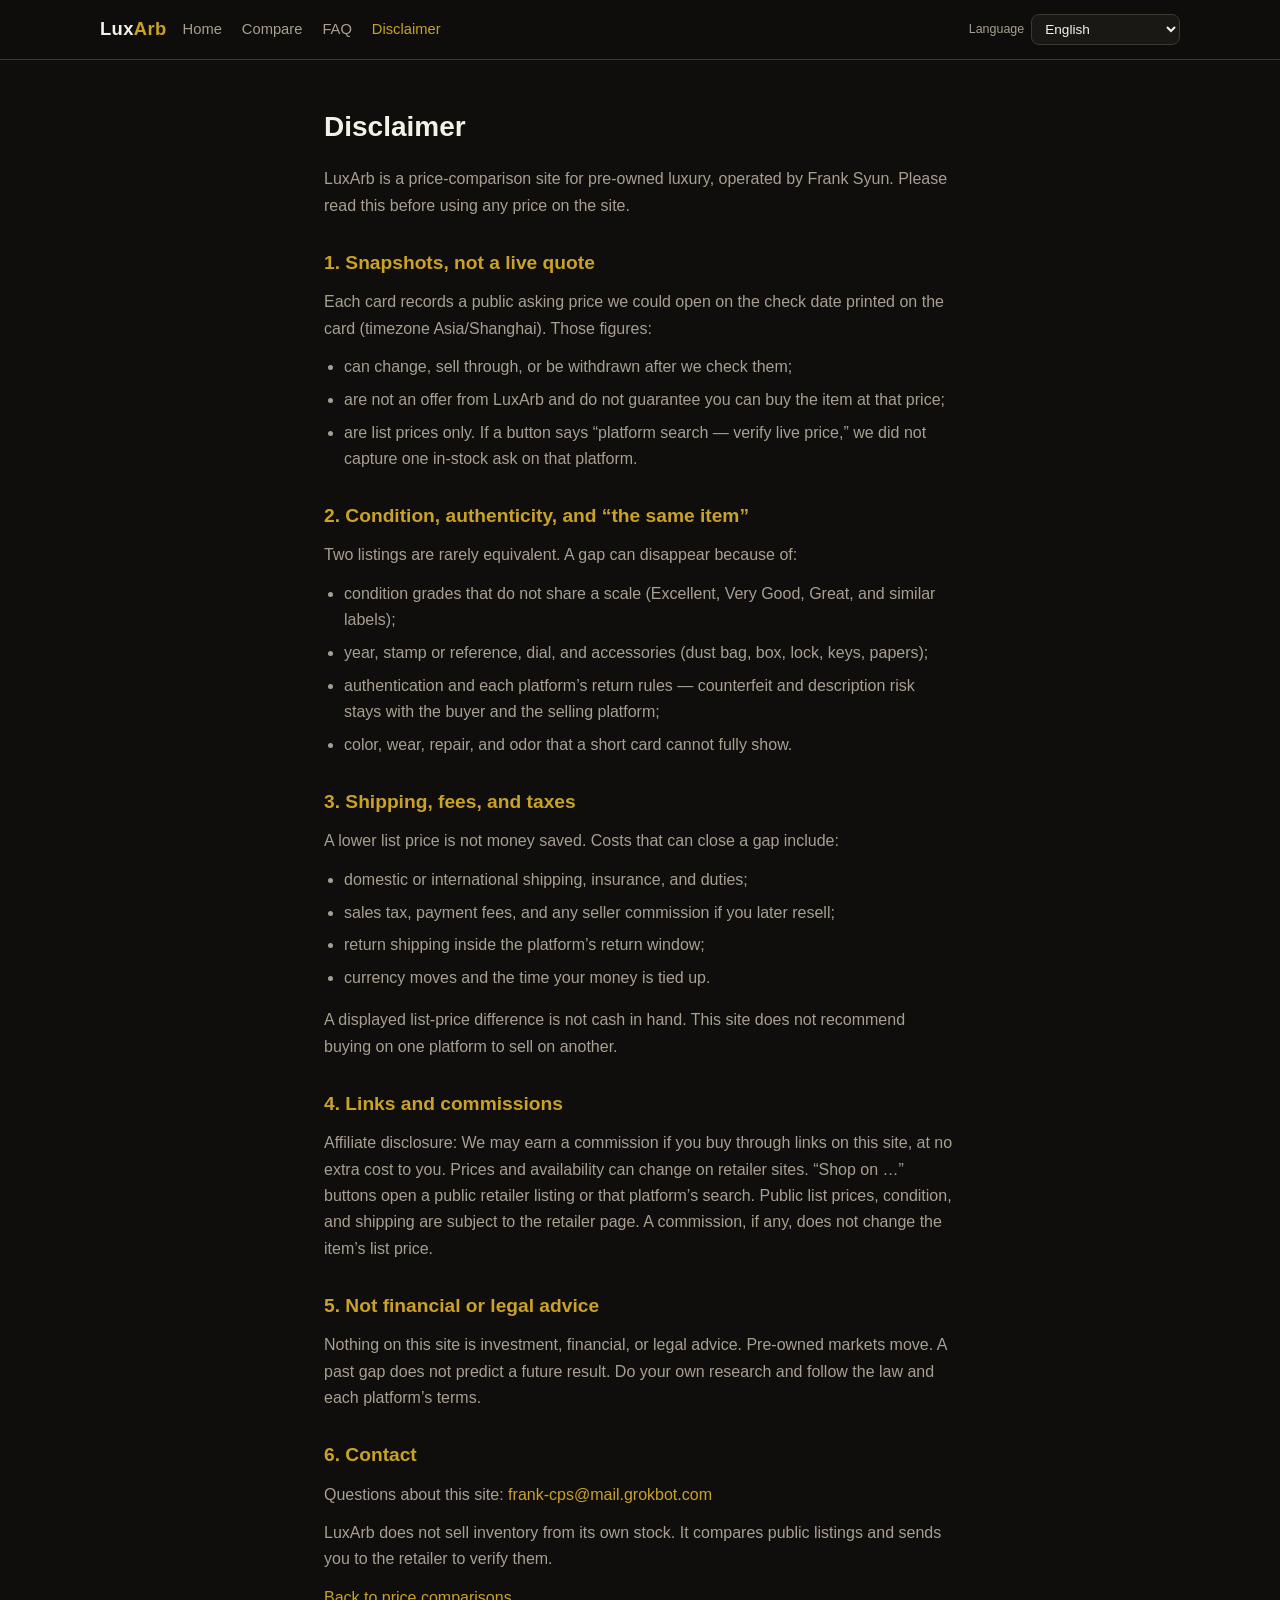
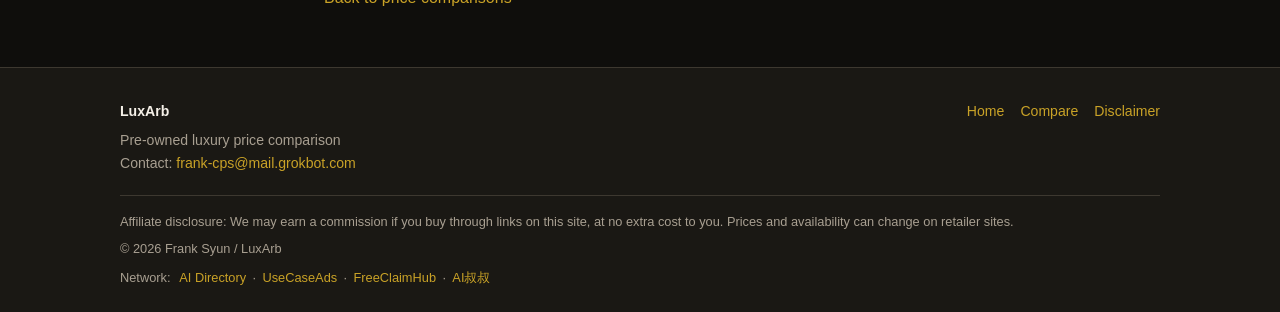
<file: disclaimer.html>
<!DOCTYPE html>
<html lang="en">
<head>
  <meta charset="UTF-8" />
  <meta name="viewport" content="width=device-width, initial-scale=1" />
  <title>Disclaimer — Prices, Condition, and Partner Links | LuxArb</title>
  <meta data-i18n-title="meta.title.disclaimer" />
  <meta name="description" data-i18n-attr="content:meta.desc.disclaimer" content="LuxArb compares public list prices. Condition, authentication, shipping, and fees change what you pay. Links open retailer sites. Not financial advice." />
  <link rel="canonical" href="https://getluxarb.com/disclaimer" />
  <meta property="og:type" content="website" />
  <meta property="og:site_name" content="LuxArb" />
  <meta property="og:locale" content="en_US" />
  <meta property="og:url" content="https://getluxarb.com/disclaimer" />
  <meta property="og:title" content="Disclaimer — Prices, Condition, and Partner Links | LuxArb" />
  <meta property="og:description" content="LuxArb compares public list prices. Condition, authentication, shipping, and fees change what you pay. Not financial advice." />
  <meta name="twitter:card" content="summary" />
  <meta name="twitter:title" content="Disclaimer — Prices, Condition, and Partner Links | LuxArb" />
  <meta name="twitter:description" content="Public list prices only. Confirm condition, authentication, and fees on the retailer." />
  <meta name="robots" content="index,follow" />
  <link rel="stylesheet" href="css/styles.css" />
</head>
<body>
  <header class="site-header">
    <div class="container header-inner">
      <a class="logo" href="index.html">Lux<span>Arb</span></a>
      <nav class="nav" aria-label="Main" data-i18n-attr="aria-label:nav.aria">
        <a href="index.html" data-i18n="nav.home">Home</a>
        <a href="compare.html" data-i18n="nav.compare">Compare</a>
        <a href="compare.html#faq" data-i18n="nav.faq">FAQ</a>
        <a href="disclaimer.html" class="active" data-i18n="nav.disclaimer">Disclaimer</a>
      </nav>
    </div>
  </header>

  <main>
    <section class="section">
      <div class="container prose">
        <h1 data-i18n="disc.h1">Disclaimer</h1>
        <p data-i18n="disc.intro">LuxArb is a price-comparison site for pre-owned luxury, operated by Frank Syun. Please read this before using any price on the site.</p>

        <h2 data-i18n="disc.s1">1. Snapshots, not a live quote</h2>
        <p data-i18n="disc.s1.p">Each card records a public asking price we could open on the check date printed on the card (timezone Asia/Shanghai). Those figures:</p>
        <ul>
          <li data-i18n="disc.s1.li1">can change, sell through, or be withdrawn after we check them;</li>
          <li data-i18n="disc.s1.li2">are not an offer from LuxArb and do not guarantee you can buy the item at that price;</li>
          <li data-i18n="disc.s1.li3">are list prices only. If a button says “platform search — verify live price,” we did not capture one in-stock ask on that platform.</li>
        </ul>

        <h2 data-i18n="disc.s2">2. Condition, authenticity, and “the same item”</h2>
        <p data-i18n="disc.s2.p">Two listings are rarely equivalent. A gap can disappear because of:</p>
        <ul>
          <li data-i18n="disc.s2.li1">condition grades that do not share a scale (Excellent, Very Good, Great, and similar labels);</li>
          <li data-i18n="disc.s2.li2">year, stamp or reference, dial, and accessories (dust bag, box, lock, keys, papers);</li>
          <li data-i18n="disc.s2.li3">authentication and each platform’s return rules — counterfeit and description risk stays with the buyer and the selling platform;</li>
          <li data-i18n="disc.s2.li4">color, wear, repair, and odor that a short card cannot fully show.</li>
        </ul>

        <h2 data-i18n="disc.s3">3. Shipping, fees, and taxes</h2>
        <p data-i18n="disc.s3.p">A lower list price is not money saved. Costs that can close a gap include:</p>
        <ul>
          <li data-i18n="disc.s3.li1">domestic or international shipping, insurance, and duties;</li>
          <li data-i18n="disc.s3.li2">sales tax, payment fees, and any seller commission if you later resell;</li>
          <li data-i18n="disc.s3.li3">return shipping inside the platform’s return window;</li>
          <li data-i18n="disc.s3.li4">currency moves and the time your money is tied up.</li>
        </ul>
        <p data-i18n="disc.s3.p2">A displayed list-price difference is not cash in hand. This site does not recommend buying on one platform to sell on another.</p>

        <h2 data-i18n="disc.s4">4. Links and commissions</h2>
        <p data-i18n="disc.s4.p">Affiliate disclosure: We may earn a commission if you buy through links on this site, at no extra cost to you. Prices and availability can change on retailer sites. “Shop on …” buttons open a public retailer listing or that platform’s search. Public list prices, condition, and shipping are subject to the retailer page. A commission, if any, does not change the item’s list price.</p>

        <h2 data-i18n="disc.s5">5. Not financial or legal advice</h2>
        <p data-i18n="disc.s5.p">Nothing on this site is investment, financial, or legal advice. Pre-owned markets move. A past gap does not predict a future result. Do your own research and follow the law and each platform’s terms.</p>

        <h2 data-i18n="disc.s6">6. Contact</h2>
        <p><span data-i18n="disc.s6.p">Questions about this site:</span> <a href="mailto:frank-cps@mail.grokbot.com">frank-cps@mail.grokbot.com</a></p>
        <p data-i18n="disc.s6.p2">LuxArb does not sell inventory from its own stock. It compares public listings and sends you to the retailer to verify them.</p>
        <p><a href="compare.html">Back to price comparisons</a></p>
      </div>
    </section>
  </main>

  <footer class="site-footer">
    <div class="container">
      <div class="footer-inner">
        <div>
          <div class="footer-brand">LuxArb</div>
          <p data-i18n="footer.tagline">Pre-owned luxury price comparison</p>
          <p><span data-i18n="footer.contact">Contact:</span> <a href="mailto:frank-cps@mail.grokbot.com">frank-cps@mail.grokbot.com</a></p>
        </div>
        <div class="footer-links">
          <a href="index.html" data-i18n="nav.home">Home</a>
          <a href="compare.html" data-i18n="footer.compare">Compare</a>
          <a href="disclaimer.html" data-i18n="footer.disclaimer">Disclaimer</a>
        </div>
      </div>
      <p class="footer-note">
        <span id="footer-disclosure" class="footer-disclosure" lang="en">Affiliate disclosure: We may earn a commission if you buy through links on this site, at no extra cost to you. Prices and availability can change on retailer sites.</span>
        © <span id="year">2026</span> Frank Syun / LuxArb
      </p>
      <nav class="footer-network" aria-label="Sister sites">
        <span class="footer-network-label">Network:</span>
        <a href="https://adfor.ai/directory" rel="noopener noreferrer">AI Directory</a>
        <span aria-hidden="true">·</span>
        <a href="https://usecaseads.com" rel="noopener noreferrer">UseCaseAds</a>
        <span aria-hidden="true">·</span>
        <a href="https://www.freeclaimhub.com" rel="noopener noreferrer">FreeClaimHub</a>
        <span aria-hidden="true">·</span>
        <a href="https://aishushu.com" rel="noopener noreferrer">AI叔叔</a>
      </nav>
    </div>
  </footer>
  <script src="js/i18n-refresh.js"></script>
  <script src="js/i18n.js"></script>
  <script src="js/affiliates.js"></script>
  <script src="js/catalog.js"></script>
  <script src="js/main.js"></script>
</body>
</html>
</file>
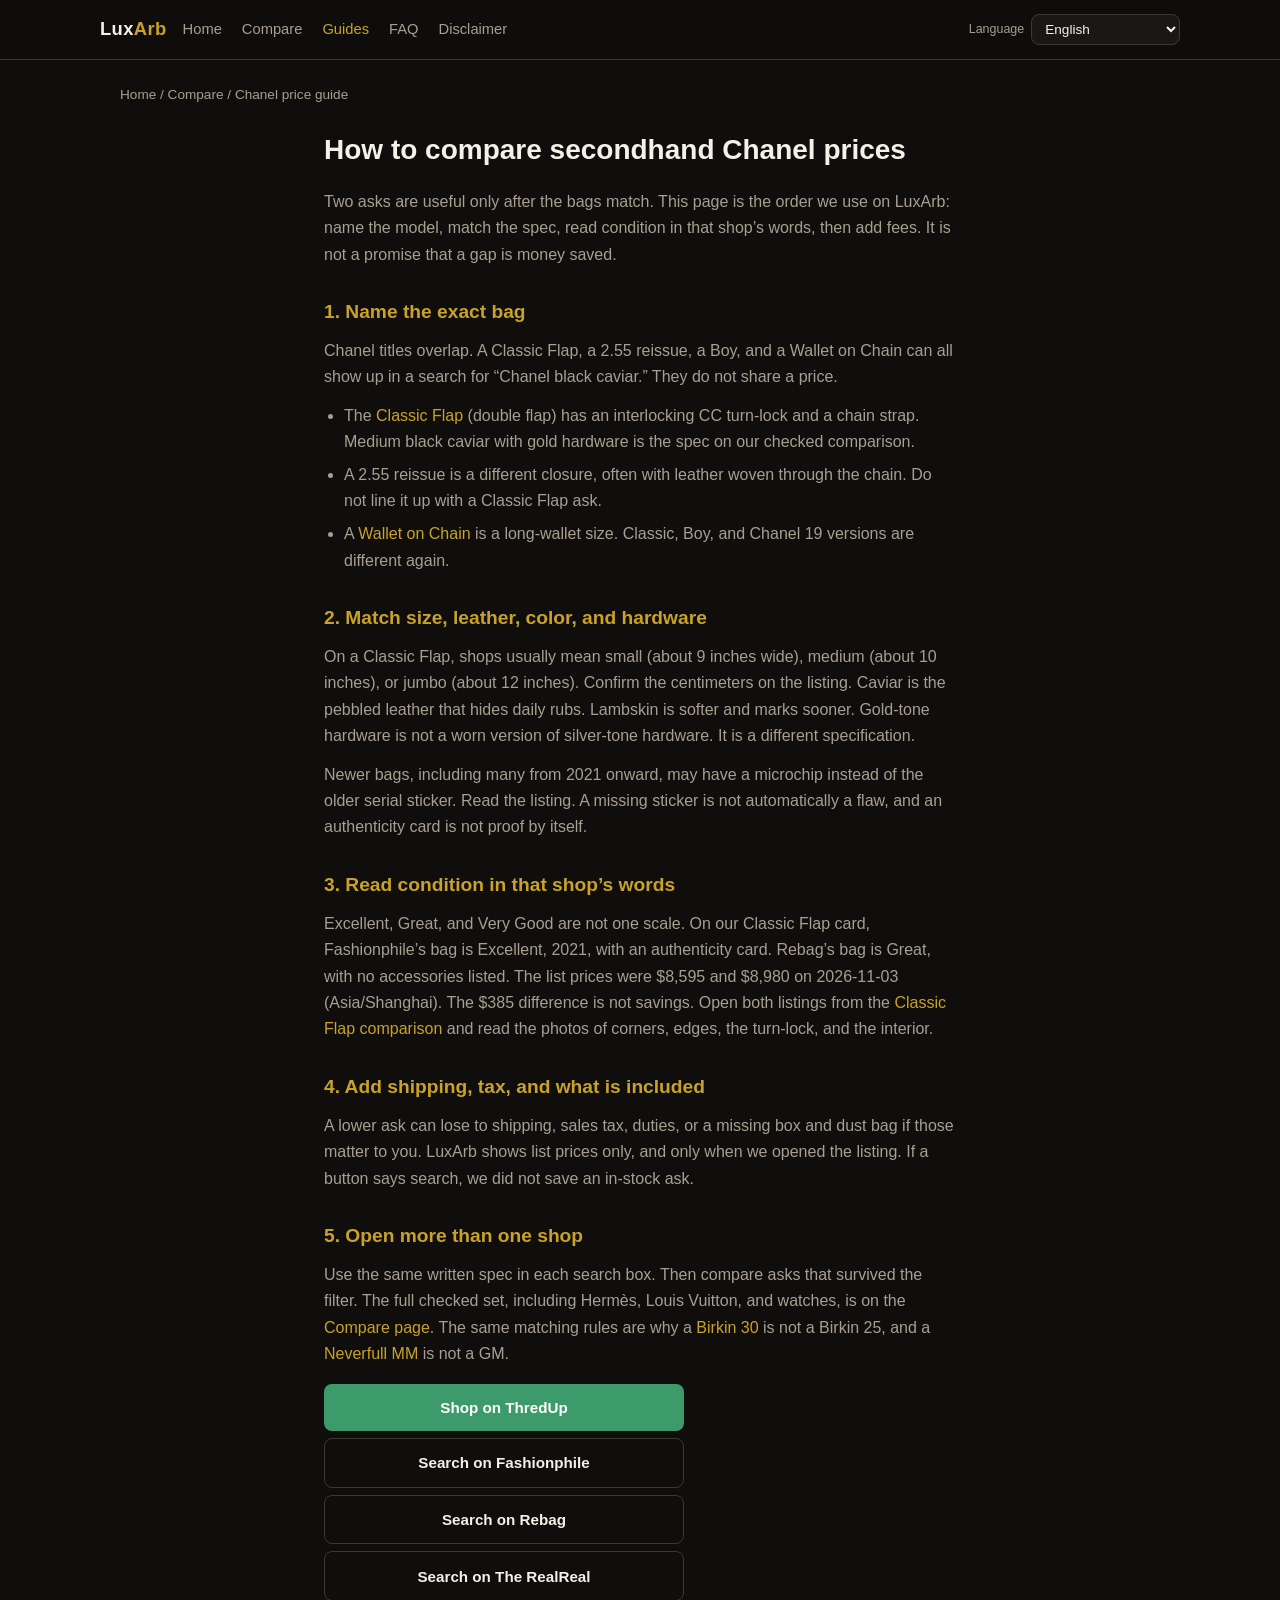
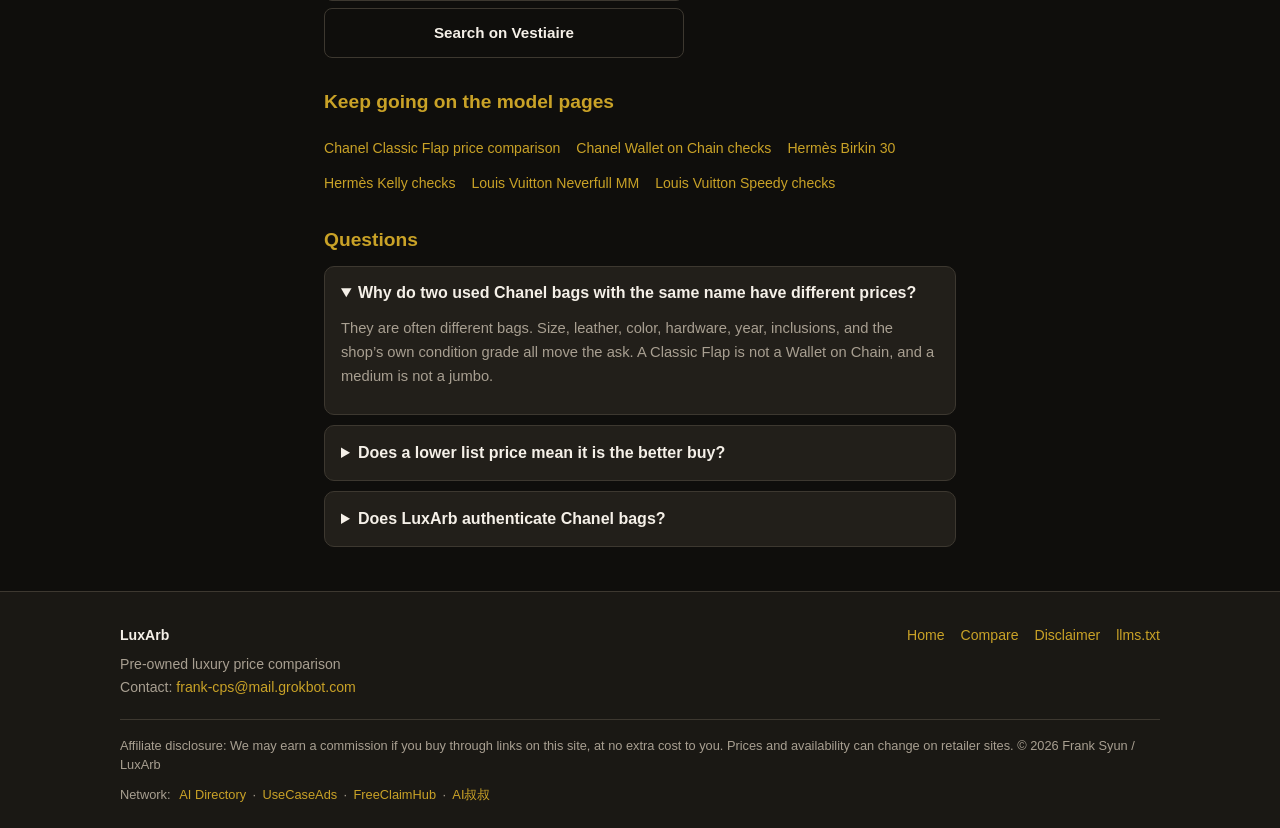
<file: guide-chanel-prices.html>
<!DOCTYPE html>
<html lang="en">
<head>
  <meta charset="UTF-8" />
  <meta name="viewport" content="width=device-width, initial-scale=1" />
  <title>How to Compare Secondhand Chanel Prices | LuxArb</title>
  <meta data-i18n-title="meta.title.chanelGuide" />
  <meta name="description" data-i18n-attr="content:meta.desc.chanelGuide" content="A short way to compare used Chanel prices across resale shops: match the bag, read condition, then add fees. Open the Classic Flap page for the checked asks." />
  <link rel="canonical" href="https://getluxarb.com/guide-chanel-prices" />
  <meta property="og:type" content="article" />
  <meta property="og:site_name" content="LuxArb" />
  <meta property="og:locale" content="en_US" />
  <meta property="og:url" content="https://getluxarb.com/guide-chanel-prices" />
  <meta property="og:title" content="How to Compare Secondhand Chanel Prices | LuxArb" />
  <meta property="og:description" content="A short way to compare used Chanel prices across resale shops: match the bag, read condition, then add fees. Open the Classic Flap page for the checked asks." />
  <meta name="twitter:card" content="summary" />
  <meta name="twitter:title" content="How to Compare Secondhand Chanel Prices | LuxArb" />
  <meta name="twitter:description" content="Match the Chanel model, then condition and fees, before you compare two asks." />
  <meta name="robots" content="index,follow" />
  <link rel="stylesheet" href="css/styles.css" />
  <script type="application/ld+json">
  {
    "@context": "https://schema.org",
    "@type": "Article",
    "headline": "How to compare secondhand Chanel prices",
    "description": "Match the exact used Chanel, read each shop’s condition grade, then add shipping and tax before you compare asks.",
    "datePublished": "2026-11-03",
    "dateModified": "2026-11-03",
    "inLanguage": "en",
    "mainEntityOfPage": "https://getluxarb.com/guide-chanel-prices",
    "author": {"@type": "Organization", "name": "LuxArb", "url": "https://getluxarb.com/"},
    "publisher": {"@type": "Organization", "name": "LuxArb", "url": "https://getluxarb.com/"}
  }
  </script>
  <script type="application/ld+json">
  {
    "@context": "https://schema.org",
    "@type": "FAQPage",
    "mainEntity": [
      {
        "@type": "Question",
        "name": "Why do two used Chanel bags with the same name have different prices?",
        "acceptedAnswer": {
          "@type": "Answer",
          "text": "They are often different bags. Size, leather, color, hardware, year, inclusions, and the shop’s own condition grade all move the ask. A Classic Flap is not a Wallet on Chain, and a medium is not a jumbo."
        }
      },
      {
        "@type": "Question",
        "name": "Does a lower list price mean it is the better buy?",
        "acceptedAnswer": {
          "@type": "Answer",
          "text": "Not by itself. Shipping, tax, duties, missing accessories, and a harsher condition note can erase a small gap. LuxArb’s checked medium Classic Flap snapshot is two different bags, $8,595 and $8,980 on 2026-11-03. That gap is not savings."
        }
      },
      {
        "@type": "Question",
        "name": "Does LuxArb authenticate Chanel bags?",
        "acceptedAnswer": {
          "@type": "Answer",
          "text": "No. Read the selling shop’s authentication and return policy, and the photos of corners, hardware, and the interior code or chip."
        }
      }
    ]
  }
  </script>
</head>
<body>
  <header class="site-header">
    <div class="container header-inner">
      <a class="logo" href="index.html">Lux<span>Arb</span></a>
      <nav class="nav" aria-label="Main" data-i18n-attr="aria-label:nav.aria">
        <a href="index.html" data-i18n="nav.home">Home</a>
        <a href="compare.html" data-i18n="nav.compare">Compare</a>
        <a href="guide-chanel-prices.html" class="active" data-i18n="nav.guides">Guides</a>
        <a href="compare.html#faq" data-i18n="nav.faq">FAQ</a>
        <a href="disclaimer.html" data-i18n="nav.disclaimer">Disclaimer</a>
      </nav>
    </div>
  </header>
  <main>
    <div class="container" style="padding-top:1.5rem">
      <nav class="breadcrumb" aria-label="Breadcrumb">
        <a href="index.html" data-i18n="prod.breadcrumb.home">Home</a> /
        <a href="compare.html" data-i18n="prod.breadcrumb.compare">Compare</a> /
        <span>Chanel price guide</span>
      </nav>
    </div>
    <section class="section" style="padding-top:0">
      <div class="container prose">
        <h1>How to compare secondhand Chanel prices</h1>
        <p>Two asks are useful only after the bags match. This page is the order we use on LuxArb: name the model, match the spec, read condition in that shop’s words, then add fees. It is not a promise that a gap is money saved.</p>

        <h2>1. Name the exact bag</h2>
        <p>Chanel titles overlap. A Classic Flap, a 2.55 reissue, a Boy, and a Wallet on Chain can all show up in a search for “Chanel black caviar.” They do not share a price.</p>
        <ul>
          <li>The <a href="product-chanel-flap.html">Classic Flap</a> (double flap) has an interlocking CC turn-lock and a chain strap. Medium black caviar with gold hardware is the spec on our checked comparison.</li>
          <li>A 2.55 reissue is a different closure, often with leather woven through the chain. Do not line it up with a Classic Flap ask.</li>
          <li>A <a href="product-chanel-woc.html">Wallet on Chain</a> is a long-wallet size. Classic, Boy, and Chanel 19 versions are different again.</li>
        </ul>

        <h2>2. Match size, leather, color, and hardware</h2>
        <p>On a Classic Flap, shops usually mean small (about 9 inches wide), medium (about 10 inches), or jumbo (about 12 inches). Confirm the centimeters on the listing. Caviar is the pebbled leather that hides daily rubs. Lambskin is softer and marks sooner. Gold-tone hardware is not a worn version of silver-tone hardware. It is a different specification.</p>
        <p>Newer bags, including many from 2021 onward, may have a microchip instead of the older serial sticker. Read the listing. A missing sticker is not automatically a flaw, and an authenticity card is not proof by itself.</p>

        <h2>3. Read condition in that shop’s words</h2>
        <p>Excellent, Great, and Very Good are not one scale. On our Classic Flap card, Fashionphile’s bag is Excellent, 2021, with an authenticity card. Rebag’s bag is Great, with no accessories listed. The list prices were $8,595 and $8,980 on 2026-11-03 (Asia/Shanghai). The $385 difference is not savings. Open both listings from the <a href="product-chanel-flap.html">Classic Flap comparison</a> and read the photos of corners, edges, the turn-lock, and the interior.</p>

        <h2>4. Add shipping, tax, and what is included</h2>
        <p>A lower ask can lose to shipping, sales tax, duties, or a missing box and dust bag if those matter to you. LuxArb shows list prices only, and only when we opened the listing. If a button says search, we did not save an in-stock ask.</p>

        <h2>5. Open more than one shop</h2>
        <p>Use the same written spec in each search box. Then compare asks that survived the filter. The full checked set, including Hermès, Louis Vuitton, and watches, is on the <a href="compare.html">Compare page</a>. The same matching rules are why a <a href="product-hermes-birkin.html">Birkin 30</a> is not a Birkin 25, and a <a href="product-lv-neverfull.html">Neverfull MM</a> is not a GM.</p>
        <div class="btn-stack">
          <a class="btn btn-cta js-outbound" data-platform="thredup" href="https://www.thredup.com/products?search_text=Chanel" rel="sponsored noopener noreferrer" target="_blank" data-i18n="cta.thredup">Shop on ThredUp</a>
          <a class="btn btn-outline js-outbound" data-platform="fashionphile" href="https://www.fashionphile.com/search?q=Chanel%20Classic%20Flap" rel="sponsored noopener noreferrer" target="_blank" data-i18n="cta.searchFashionphile">Search on Fashionphile</a>
          <a class="btn btn-outline js-outbound" data-platform="rebag" href="https://shop.rebag.com/search?q=Chanel%20Classic%20Flap" rel="sponsored noopener noreferrer" target="_blank" data-i18n="cta.searchRebag">Search on Rebag</a>
          <a class="btn btn-outline js-outbound" data-platform="therealreal" href="https://www.therealreal.com/products?keywords=Chanel%20Classic%20Flap" rel="sponsored noopener noreferrer" target="_blank" data-i18n="cta.searchRealreal">Search on The RealReal</a>
          <a class="btn btn-outline js-outbound" data-platform="vestiaire" href="https://www.vestiairecollective.com/search/?q=Chanel%20Classic%20Flap" rel="sponsored noopener noreferrer" target="_blank" data-i18n="cta.searchVestiaire">Search on Vestiaire</a>
        </div>
        <h2>Keep going on the model pages</h2>
        <div class="related-links">
          <a href="product-chanel-flap.html">Chanel Classic Flap price comparison</a>
          <a href="product-chanel-woc.html">Chanel Wallet on Chain checks</a>
          <a href="product-hermes-birkin.html">Hermès Birkin 30</a>
          <a href="product-hermes-kelly.html">Hermès Kelly checks</a>
          <a href="product-lv-neverfull.html">Louis Vuitton Neverfull MM</a>
          <a href="product-lv-speedy.html">Louis Vuitton Speedy checks</a>
        </div>

        <h2 id="faq">Questions</h2>
        <div class="faq-list">
          <details open>
            <summary>Why do two used Chanel bags with the same name have different prices?</summary>
            <p>They are often different bags. Size, leather, color, hardware, year, inclusions, and the shop’s own condition grade all move the ask. A Classic Flap is not a Wallet on Chain, and a medium is not a jumbo.</p>
          </details>
          <details>
            <summary>Does a lower list price mean it is the better buy?</summary>
            <p>Not by itself. Shipping, tax, duties, missing accessories, and a harsher condition note can erase a small gap. LuxArb’s checked medium Classic Flap snapshot is two different bags, $8,595 and $8,980 on 2026-11-03. That gap is not savings.</p>
          </details>
          <details>
            <summary>Does LuxArb authenticate Chanel bags?</summary>
            <p>No. Read the selling shop’s authentication and return policy, and the photos of corners, hardware, and the interior code or chip.</p>
          </details>
        </div>
      </div>
    </section>
  </main>
  <footer class="site-footer">
    <div class="container">
      <div class="footer-inner">
        <div>
          <div class="footer-brand">LuxArb</div>
          <p data-i18n="footer.tagline">Pre-owned luxury price comparison</p>
          <p><span data-i18n="footer.contact">Contact:</span> <a href="mailto:frank-cps@mail.grokbot.com">frank-cps@mail.grokbot.com</a></p>
        </div>
        <div class="footer-links">
          <a href="index.html" data-i18n="nav.home">Home</a>
          <a href="compare.html" data-i18n="footer.compare">Compare</a>
          <a href="disclaimer.html" data-i18n="footer.disclaimer">Disclaimer</a>
          <a href="llms.txt">llms.txt</a>
        </div>
      </div>
      <p class="footer-note">
        <span id="footer-disclosure" data-i18n="footer.note">Links may open retailer sites; we may earn a commission when partner programs are active. Prices change. Confirm condition, authentication, and fees on the platform. Not financial advice.</span>
        © <span id="year">2026</span> Frank Syun / LuxArb
      </p>
      <nav class="footer-network" aria-label="Sister sites">
        <span class="footer-network-label">Network:</span>
        <a href="https://adfor.ai/directory" rel="noopener noreferrer">AI Directory</a>
        <span aria-hidden="true">·</span>
        <a href="https://usecaseads.com" rel="noopener noreferrer">UseCaseAds</a>
        <span aria-hidden="true">·</span>
        <a href="https://www.freeclaimhub.com" rel="noopener noreferrer">FreeClaimHub</a>
        <span aria-hidden="true">·</span>
        <a href="https://aishushu.com" rel="noopener noreferrer">AI叔叔</a>
      </nav>
    </div>
  </footer>
  <script src="js/i18n-refresh.js"></script>
  <script src="js/i18n.js"></script>
  <script src="js/affiliates.js"></script>
  <script src="js/catalog.js"></script>
  <script src="js/main.js"></script>
</body>
</html>
</file>
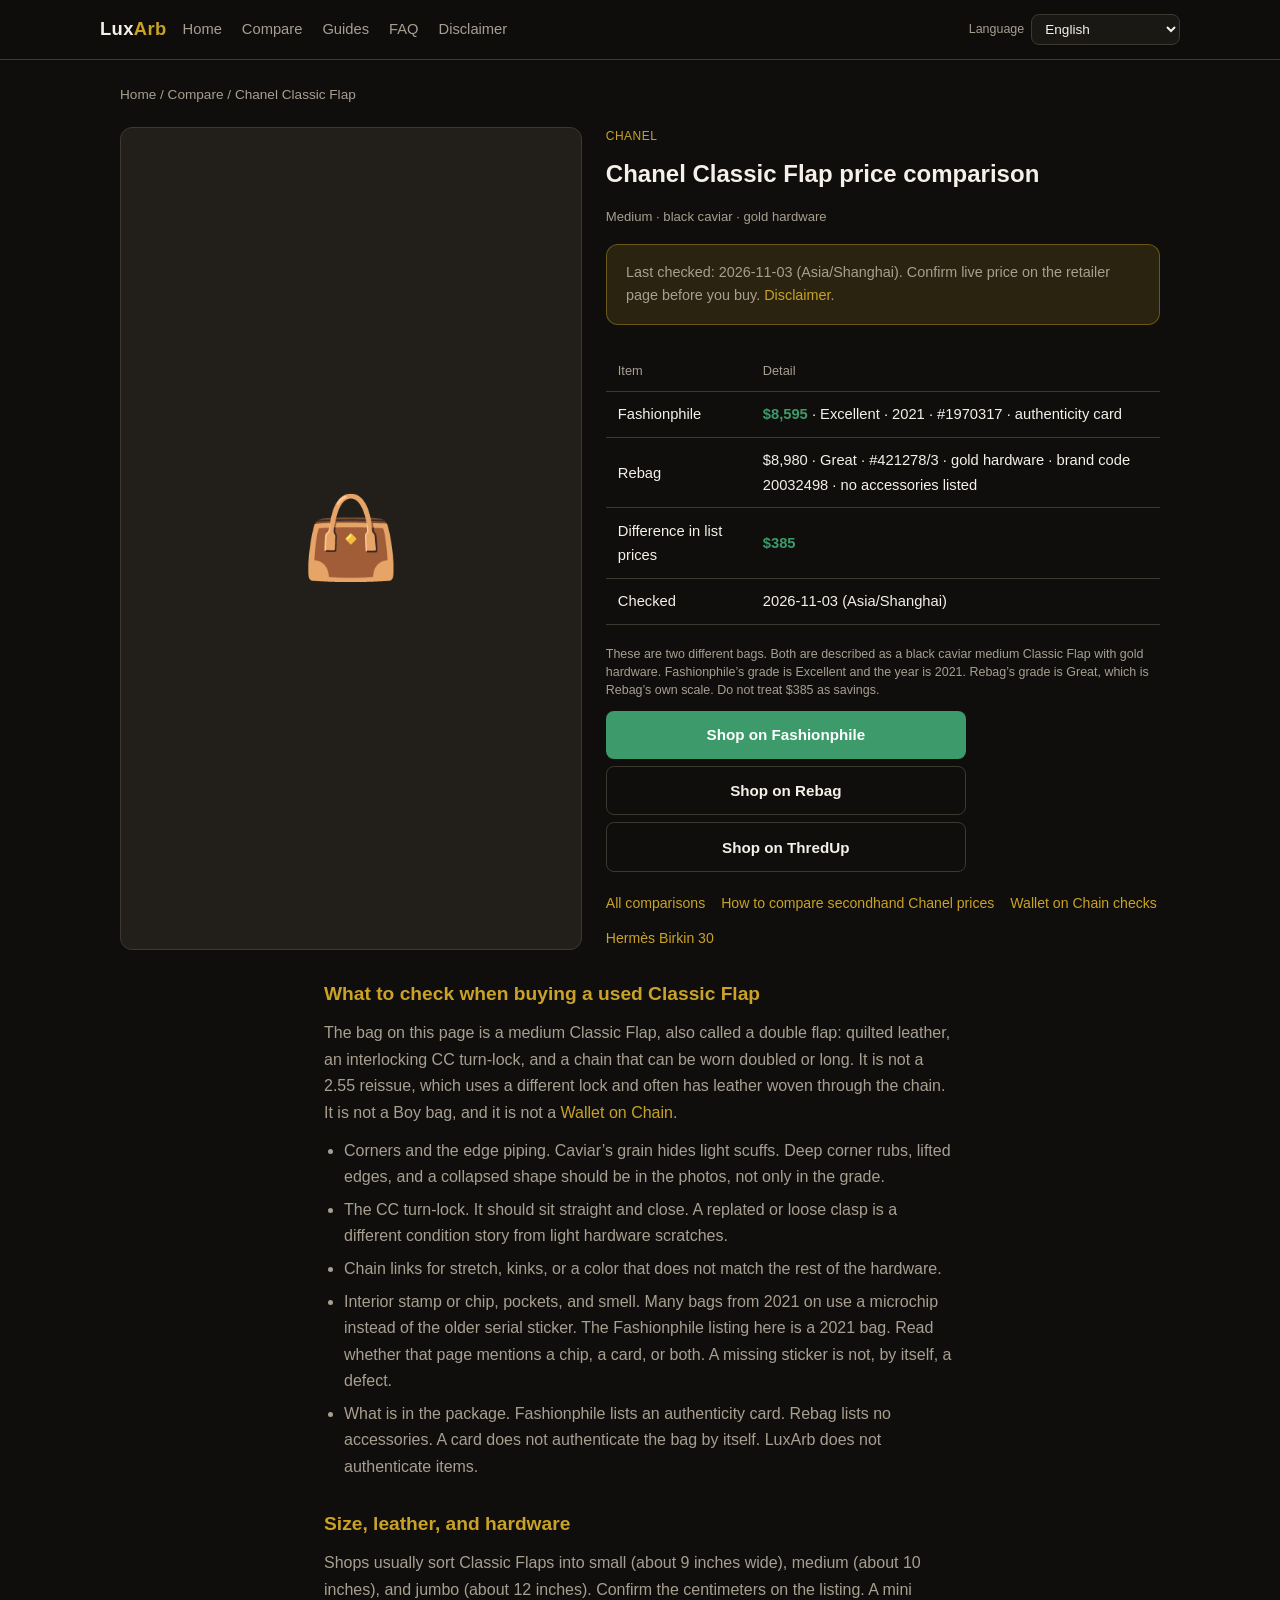
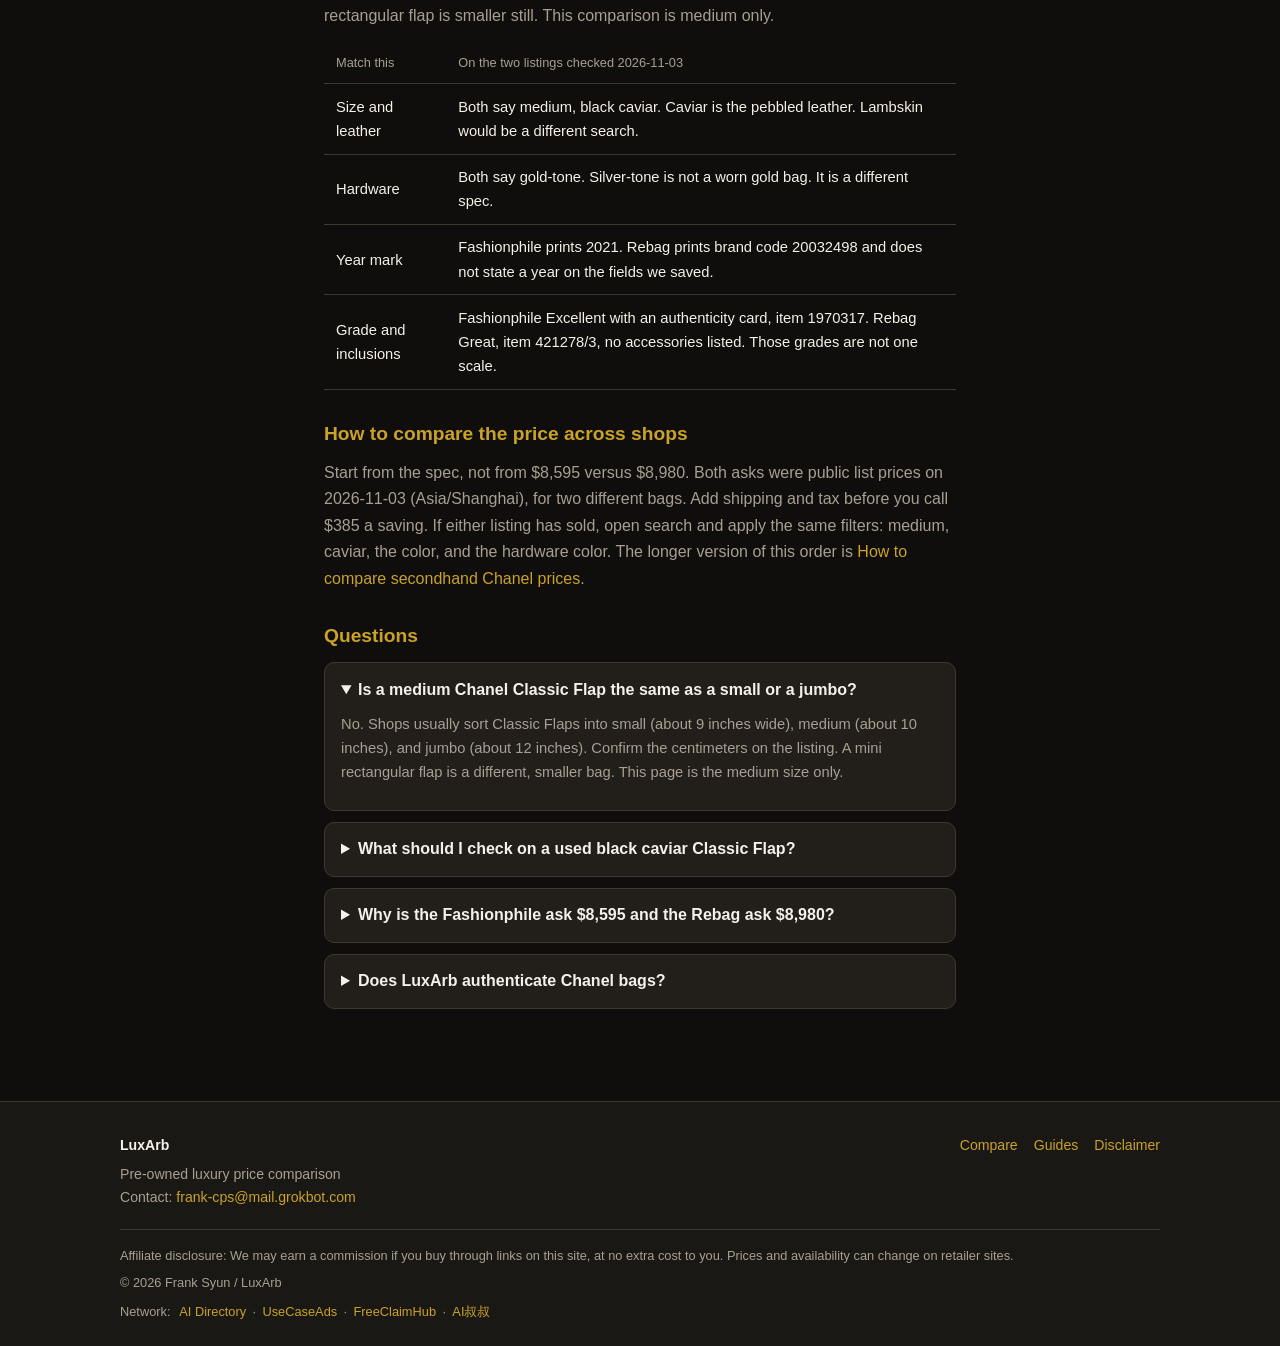
<file: product-chanel-flap.html>
<!DOCTYPE html>
<html lang="en">
<head>
  <meta charset="UTF-8" />
  <meta name="viewport" content="width=device-width, initial-scale=1" />
  <title>Chanel Classic Flap Price Comparison | LuxArb</title>
  <meta data-i18n-title="meta.title.chanel" />
  <meta name="description" data-i18n-attr="content:meta.desc.chanel" content="Used Chanel Classic Flap in medium black caviar: size, leather, and hardware checks, plus Fashionphile and Rebag list prices from 2026-11-03." />
  <link rel="canonical" href="https://getluxarb.com/product-chanel-flap" />
  <meta property="og:type" content="website" />
  <meta property="og:site_name" content="LuxArb" />
  <meta property="og:locale" content="en_US" />
  <meta property="og:url" content="https://getluxarb.com/product-chanel-flap" />
  <meta property="og:title" content="Chanel Classic Flap Price Comparison | LuxArb" />
  <meta property="og:description" content="Used Chanel Classic Flap in medium black caviar: size, leather, and hardware checks, plus Fashionphile and Rebag list prices from 2026-11-03." />
  <meta name="twitter:card" content="summary" />
  <meta name="twitter:title" content="Chanel Classic Flap Price Comparison | LuxArb" />
  <meta name="twitter:description" content="Used medium black caviar Classic Flap: what to match, plus Fashionphile $8,595 and Rebag $8,980 on 2026-11-03." />
  <meta name="robots" content="index,follow" />
  <link rel="stylesheet" href="css/styles.css" />
  <script type="application/ld+json">
  {
    "@context": "https://schema.org",
    "@type": "ItemList",
    "name": "Chanel Classic Flap price comparison",
    "itemListElement": [
      {
        "@type": "ListItem",
        "position": 1,
        "item": {
          "@type": "Product",
          "name": "Chanel Caviar Quilted Medium Double Flap Black — Fashionphile #1970317",
          "sku": "1970317",
          "brand": {"@type": "Brand", "name": "Chanel"},
          "description": "Asking price captured 2026-11-03 (Asia/Shanghai) from Fashionphile. Condition Excellent. Year 2021. Gold hardware and authenticity card. Confirm on the retailer page.",
          "offers": {
            "@type": "Offer",
            "url": "https://www.fashionphile.com/products/chanel-caviar-quilted-medium-double-flap-black-1970317",
            "priceCurrency": "USD",
            "price": "8595",
            "priceValidUntil": "2026-11-03",
            "availability": "https://schema.org/InStock",
            "seller": {"@type": "Organization", "name": "Fashionphile"}
          }
        }
      },
      {
        "@type": "ListItem",
        "position": 2,
        "item": {
          "@type": "Product",
          "name": "Chanel Classic Double Flap Quilted Caviar Medium — Rebag #421278/3",
          "sku": "421278/3",
          "brand": {"@type": "Brand", "name": "Chanel"},
          "description": "Asking price captured 2026-11-03 (Asia/Shanghai) from Rebag. Condition Great. Gold hardware. Brand code 20032498. No accessories listed. Confirm on the retailer page.",
          "offers": {
            "@type": "Offer",
            "url": "https://shop.rebag.com/products/handbags-chanel-classic-double-flap-bag-quilted-caviar-medium4212783",
            "priceCurrency": "USD",
            "price": "8980",
            "priceValidUntil": "2026-11-03",
            "availability": "https://schema.org/InStock",
            "seller": {"@type": "Organization", "name": "Rebag"}
          }
        }
      }
    ]
  }
  </script>
  <script type="application/ld+json">
  {
    "@context": "https://schema.org",
    "@type": "FAQPage",
    "mainEntity": [
      {
        "@type": "Question",
        "name": "Is a medium Chanel Classic Flap the same as a small or a jumbo?",
        "acceptedAnswer": {
          "@type": "Answer",
          "text": "No. Shops usually sort Classic Flaps into small (about 9 inches wide), medium (about 10 inches), and jumbo (about 12 inches). Confirm the centimeters on the listing. A mini rectangular flap is a different, smaller bag. This page is the medium size only."
        }
      },
      {
        "@type": "Question",
        "name": "What should I check on a used black caviar Classic Flap?",
        "acceptedAnswer": {
          "@type": "Answer",
          "text": "Corners, edge piping, the CC turn-lock, chain links, interior, and any odor note. Caviar hides light rubs better than lambskin. Gold-tone hardware is a different specification from silver-tone. An authenticity card is not proof by itself. LuxArb does not authenticate bags."
        }
      },
      {
        "@type": "Question",
        "name": "Why is the Fashionphile ask $8,595 and the Rebag ask $8,980?",
        "acceptedAnswer": {
          "@type": "Answer",
          "text": "They are two different medium black caviar flaps with gold hardware, checked 2026-11-03. Fashionphile is Excellent, year 2021, item 1970317, with an authenticity card. Rebag is Great, item 421278/3, brand code 20032498, with no accessories listed. The $385 gap is not savings. Grades are not a shared scale."
        }
      },
      {
        "@type": "Question",
        "name": "Does LuxArb authenticate Chanel bags?",
        "acceptedAnswer": {
          "@type": "Answer",
          "text": "No. Read the selling shop’s photos and its own authentication and return policy. An authenticity card is not proof by itself."
        }
      }
    ]
  }
  </script>
</head>
<body>
  <header class="site-header">
    <div class="container header-inner">
      <a class="logo" href="index.html">Lux<span>Arb</span></a>
      <nav class="nav" aria-label="Main" data-i18n-attr="aria-label:nav.aria">
        <a href="index.html" data-i18n="nav.home">Home</a>
        <a href="compare.html" data-i18n="nav.compare">Compare</a>
        <a href="guide-chanel-prices.html" data-i18n="nav.guides">Guides</a>
        <a href="compare.html#faq" data-i18n="nav.faq">FAQ</a>
        <a href="disclaimer.html" data-i18n="nav.disclaimer">Disclaimer</a>
      </nav>
    </div>
  </header>
  <main>
    <div class="container" style="padding-top:1.5rem">
      <nav class="breadcrumb" aria-label="Breadcrumb">
        <a href="index.html" data-i18n="prod.breadcrumb.home">Home</a> /
        <a href="compare.html" data-i18n="prod.breadcrumb.compare">Compare</a> /
        <span>Chanel Classic Flap</span>
      </nav>
      <div class="detail-layout">
        <div class="detail-visual" aria-hidden="true"><span>👜</span></div>
        <div class="detail-info">
          <div class="card-brand">Chanel</div>
          <h1>Chanel Classic Flap price comparison</h1>
          <p class="card-meta">Medium · black caviar · gold hardware</p>
          <div class="alert">
            Last checked: 2026-11-03 (Asia/Shanghai). Confirm live price on the retailer page before you buy.
            <a href="disclaimer.html" data-i18n="alert.compare.link">Disclaimer</a>.
          </div>
          <table class="compare-table">
            <thead>
              <tr>
                <th data-i18n="prod.table.item">Item</th>
                <th data-i18n="prod.table.value">Detail</th>
              </tr>
            </thead>
            <tbody>
              <tr>
                <td>Fashionphile</td>
                <td><span class="highlight">$8,595</span> · Excellent · 2021 · #1970317 · authenticity card</td>
              </tr>
              <tr>
                <td>Rebag</td>
                <td>$8,980 · Great · #421278/3 · gold hardware · brand code 20032498 · no accessories listed</td>
              </tr>
              <tr>
                <td data-i18n="label.spread">Difference in list prices</td>
                <td class="highlight">$385</td>
              </tr>
              <tr>
                <td data-i18n="label.checked">Checked</td>
                <td>2026-11-03 (Asia/Shanghai)</td>
              </tr>
            </tbody>
          </table>
          <p class="match-note">These are two different bags. Both are described as a black caviar medium Classic Flap with gold hardware. Fashionphile’s grade is Excellent and the year is 2021. Rebag’s grade is Great, which is Rebag’s own scale. Do not treat $385 as savings.</p>
          <div class="btn-stack" style="max-width:360px">
            <a class="btn btn-cta js-outbound" data-offer="chanel-fashionphile" data-platform="fashionphile" href="https://www.fashionphile.com/products/chanel-caviar-quilted-medium-double-flap-black-1970317" rel="sponsored noopener noreferrer" target="_blank" data-i18n="cta.fashionphile">Shop on Fashionphile</a>
            <a class="btn btn-outline js-outbound" data-offer="chanel-rebag" data-platform="rebag" href="https://shop.rebag.com/products/handbags-chanel-classic-double-flap-bag-quilted-caviar-medium4212783" rel="sponsored noopener noreferrer" target="_blank" data-i18n="cta.rebag">Shop on Rebag</a>
            <a class="btn btn-outline js-outbound" data-platform="thredup" href="https://www.thredup.com/products?search_text=Chanel%20Classic%20Flap" rel="sponsored noopener noreferrer" target="_blank" data-i18n="cta.thredup">Shop on ThredUp</a>
          </div>
          <div class="related-links">
            <a href="compare.html#chanel-classic-flap">All comparisons</a>
            <a href="guide-chanel-prices.html">How to compare secondhand Chanel prices</a>
            <a href="product-chanel-woc.html">Wallet on Chain checks</a>
            <a href="product-hermes-birkin.html">Hermès Birkin 30</a>
          </div>
        </div>
      </div>
    </div>
    <section class="section" style="padding-top:0">
      <div class="container prose">
        <h2>What to check when buying a used Classic Flap</h2>
        <p>The bag on this page is a medium Classic Flap, also called a double flap: quilted leather, an interlocking CC turn-lock, and a chain that can be worn doubled or long. It is not a 2.55 reissue, which uses a different lock and often has leather woven through the chain. It is not a Boy bag, and it is not a <a href="product-chanel-woc.html">Wallet on Chain</a>.</p>
        <ul>
          <li>Corners and the edge piping. Caviar’s grain hides light scuffs. Deep corner rubs, lifted edges, and a collapsed shape should be in the photos, not only in the grade.</li>
          <li>The CC turn-lock. It should sit straight and close. A replated or loose clasp is a different condition story from light hardware scratches.</li>
          <li>Chain links for stretch, kinks, or a color that does not match the rest of the hardware.</li>
          <li>Interior stamp or chip, pockets, and smell. Many bags from 2021 on use a microchip instead of the older serial sticker. The Fashionphile listing here is a 2021 bag. Read whether that page mentions a chip, a card, or both. A missing sticker is not, by itself, a defect.</li>
          <li>What is in the package. Fashionphile lists an authenticity card. Rebag lists no accessories. A card does not authenticate the bag by itself. LuxArb does not authenticate items.</li>
        </ul>

        <h2>Size, leather, and hardware</h2>
        <p>Shops usually sort Classic Flaps into small (about 9 inches wide), medium (about 10 inches), and jumbo (about 12 inches). Confirm the centimeters on the listing. A mini rectangular flap is smaller still. This comparison is medium only.</p>
        <table class="compare-table">
          <thead>
            <tr>
              <th>Match this</th>
              <th>On the two listings checked 2026-11-03</th>
            </tr>
          </thead>
          <tbody>
            <tr>
              <td>Size and leather</td>
              <td>Both say medium, black caviar. Caviar is the pebbled leather. Lambskin would be a different search.</td>
            </tr>
            <tr>
              <td>Hardware</td>
              <td>Both say gold-tone. Silver-tone is not a worn gold bag. It is a different spec.</td>
            </tr>
            <tr>
              <td>Year mark</td>
              <td>Fashionphile prints 2021. Rebag prints brand code 20032498 and does not state a year on the fields we saved.</td>
            </tr>
            <tr>
              <td>Grade and inclusions</td>
              <td>Fashionphile Excellent with an authenticity card, item 1970317. Rebag Great, item 421278/3, no accessories listed. Those grades are not one scale.</td>
            </tr>
          </tbody>
        </table>

        <h2>How to compare the price across shops</h2>
        <p>Start from the spec, not from $8,595 versus $8,980. Both asks were public list prices on 2026-11-03 (Asia/Shanghai), for two different bags. Add shipping and tax before you call $385 a saving. If either listing has sold, open search and apply the same filters: medium, caviar, the color, and the hardware color. The longer version of this order is <a href="guide-chanel-prices.html">How to compare secondhand Chanel prices</a>.</p>

        <h2 id="faq">Questions</h2>
        <div class="faq-list">
          <details open>
            <summary>Is a medium Chanel Classic Flap the same as a small or a jumbo?</summary>
            <p>No. Shops usually sort Classic Flaps into small (about 9 inches wide), medium (about 10 inches), and jumbo (about 12 inches). Confirm the centimeters on the listing. A mini rectangular flap is a different, smaller bag. This page is the medium size only.</p>
          </details>
          <details>
            <summary>What should I check on a used black caviar Classic Flap?</summary>
            <p>Corners, edge piping, the CC turn-lock, chain links, interior, and any odor note. Caviar hides light rubs better than lambskin. Gold-tone hardware is a different specification from silver-tone. An authenticity card is not proof by itself. LuxArb does not authenticate bags.</p>
          </details>
          <details>
            <summary>Why is the Fashionphile ask $8,595 and the Rebag ask $8,980?</summary>
            <p>They are two different medium black caviar flaps with gold hardware, checked 2026-11-03. Fashionphile is Excellent, year 2021, item 1970317, with an authenticity card. Rebag is Great, item 421278/3, brand code 20032498, with no accessories listed. The $385 gap is not savings. Grades are not a shared scale.</p>
          </details>
          <details>
            <summary>Does LuxArb authenticate Chanel bags?</summary>
            <p>No. Read the selling shop’s photos and its own authentication and return policy. An authenticity card is not proof by itself.</p>
          </details>
        </div>
      </div>
    </section>
  </main>
  <footer class="site-footer" style="margin-top:3rem">
    <div class="container">
      <div class="footer-inner">
        <div>
          <div class="footer-brand">LuxArb</div>
          <p data-i18n="footer.tagline">Pre-owned luxury price comparison</p>
          <p><span data-i18n="footer.contact">Contact:</span> <a href="mailto:frank-cps@mail.grokbot.com">frank-cps@mail.grokbot.com</a></p>
        </div>
        <div class="footer-links">
          <a href="compare.html" data-i18n="footer.compare">Compare</a>
          <a href="guide-chanel-prices.html" data-i18n="nav.guides">Guides</a>
          <a href="disclaimer.html" data-i18n="footer.disclaimer">Disclaimer</a>
        </div>
      </div>
      <p class="footer-note">
        <span id="footer-disclosure" class="footer-disclosure" lang="en">Affiliate disclosure: We may earn a commission if you buy through links on this site, at no extra cost to you. Prices and availability can change on retailer sites.</span>
        © <span id="year">2026</span> Frank Syun / LuxArb
      </p>
      <nav class="footer-network" aria-label="Sister sites">
        <span class="footer-network-label">Network:</span>
        <a href="https://adfor.ai/directory" rel="noopener noreferrer">AI Directory</a>
        <span aria-hidden="true">·</span>
        <a href="https://usecaseads.com" rel="noopener noreferrer">UseCaseAds</a>
        <span aria-hidden="true">·</span>
        <a href="https://www.freeclaimhub.com" rel="noopener noreferrer">FreeClaimHub</a>
        <span aria-hidden="true">·</span>
        <a href="https://aishushu.com" rel="noopener noreferrer">AI叔叔</a>
      </nav>
    </div>
  </footer>
  <script src="js/i18n-refresh.js"></script>
  <script src="js/i18n.js"></script>
  <script src="js/affiliates.js"></script>
  <script src="js/catalog.js"></script>
  <script src="js/main.js"></script>
</body>
</html>
</file>
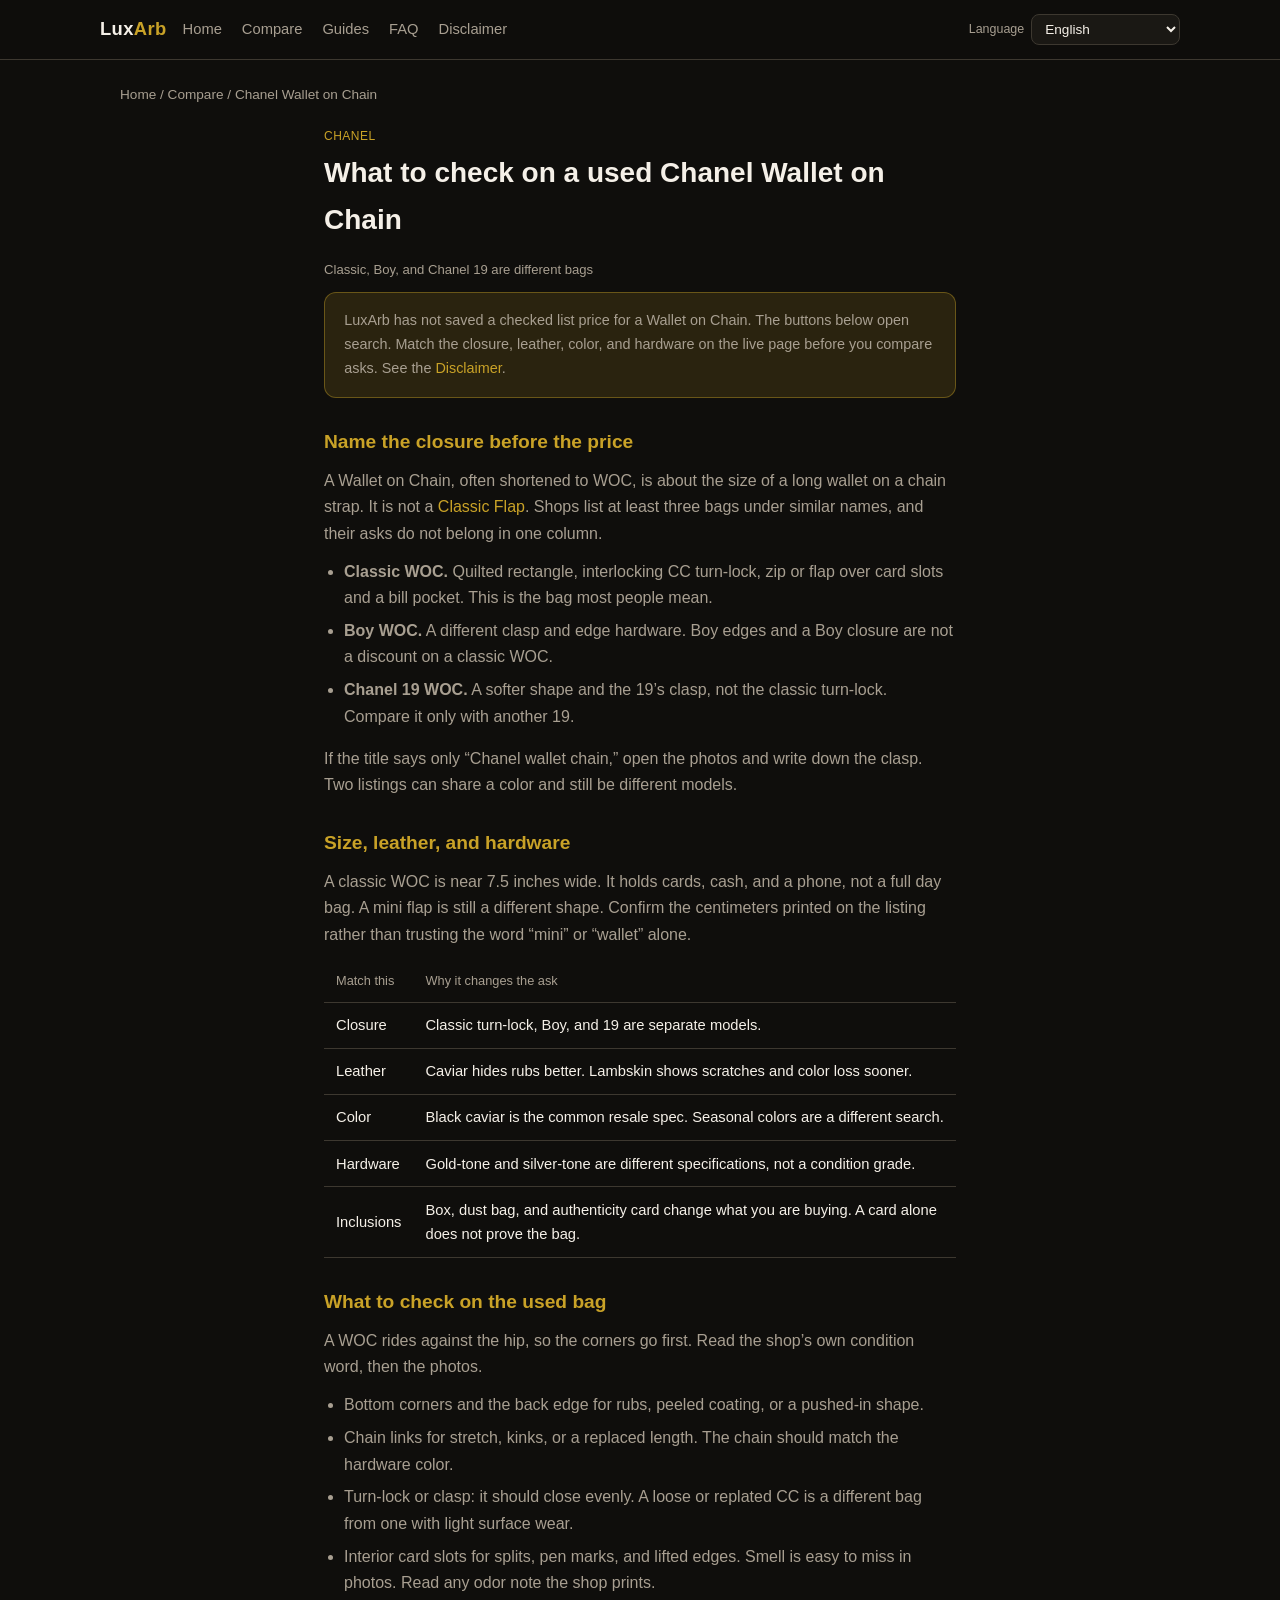
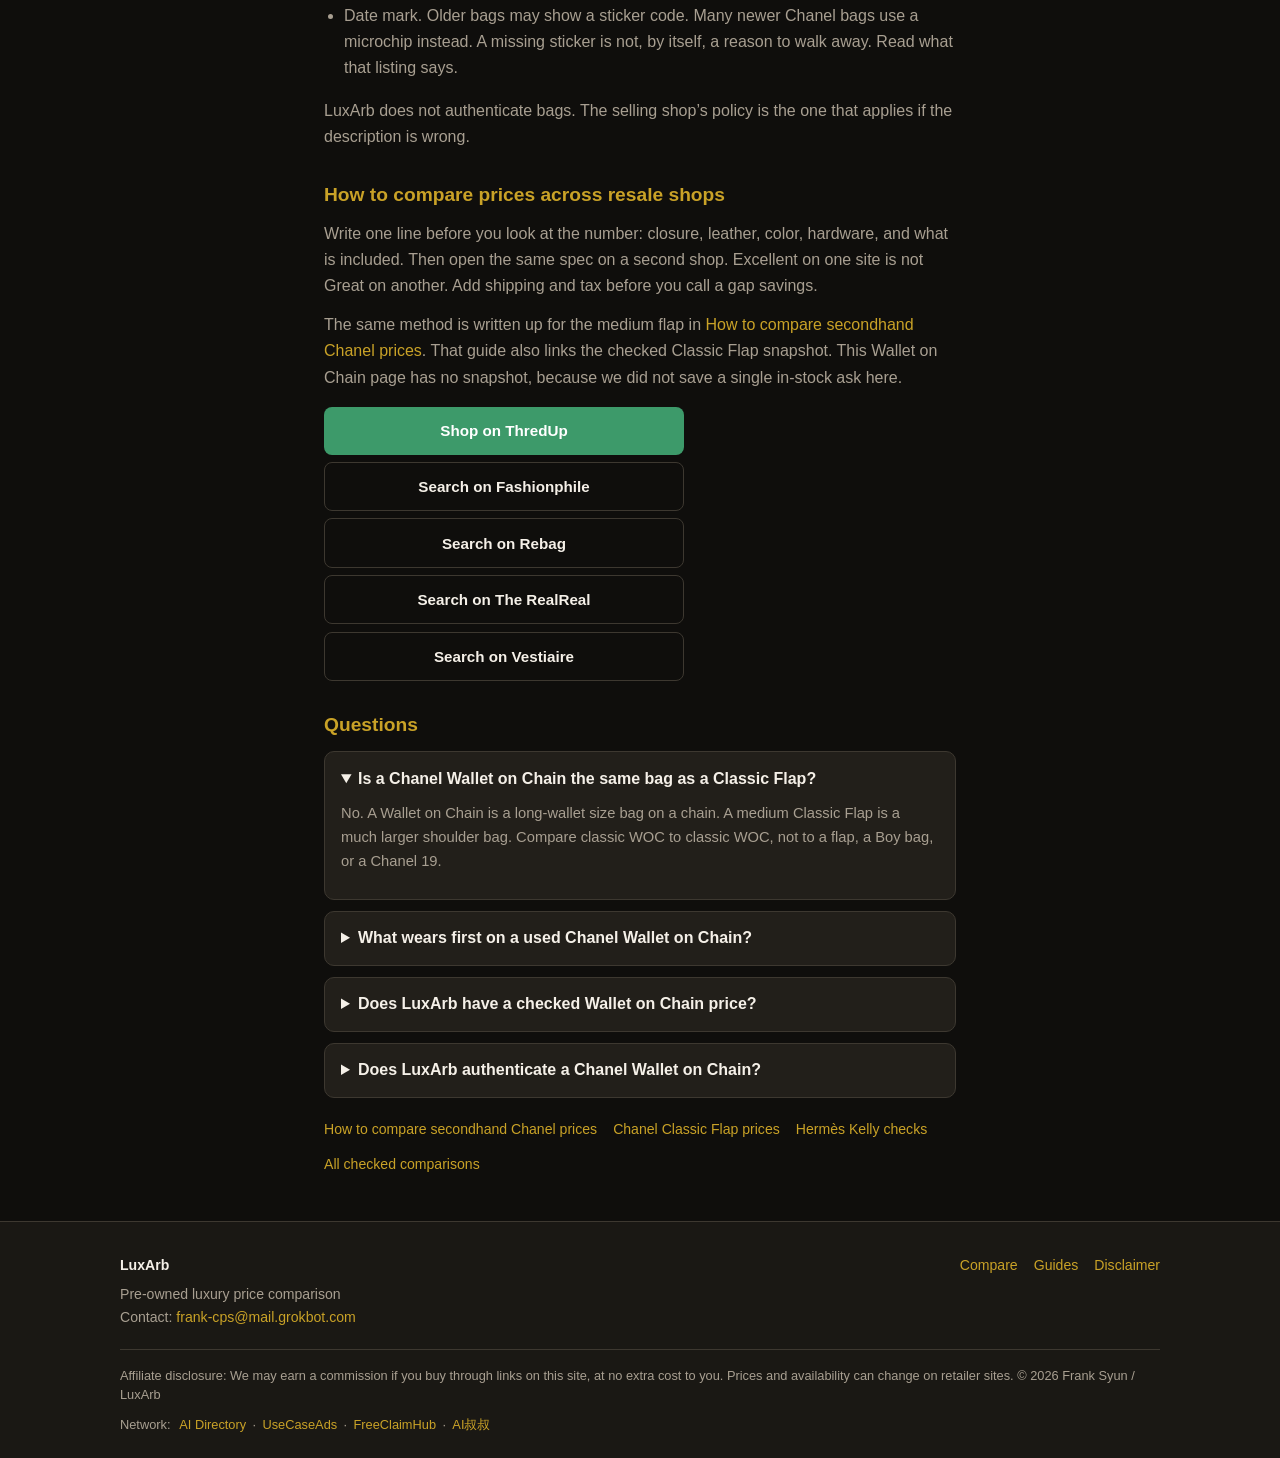
<file: product-chanel-woc.html>
<!DOCTYPE html>
<html lang="en">
<head>
  <meta charset="UTF-8" />
  <meta name="viewport" content="width=device-width, initial-scale=1" />
  <title>Used Chanel Wallet on Chain: What to Check | LuxArb</title>
  <meta data-i18n-title="meta.title.woc" />
  <meta name="description" data-i18n-attr="content:meta.desc.woc" content="How to compare a used Chanel Wallet on Chain: classic, Boy, and 19 closures, leather, hardware, and what the corners show. Search opens the shop — no saved list price." />
  <link rel="canonical" href="https://getluxarb.com/product-chanel-woc" />
  <meta property="og:type" content="article" />
  <meta property="og:site_name" content="LuxArb" />
  <meta property="og:locale" content="en_US" />
  <meta property="og:url" content="https://getluxarb.com/product-chanel-woc" />
  <meta property="og:title" content="Used Chanel Wallet on Chain: What to Check | LuxArb" />
  <meta property="og:description" content="How to compare a used Chanel Wallet on Chain: classic, Boy, and 19 closures, leather, hardware, and what the corners show. Search opens the shop — no saved list price." />
  <meta name="twitter:card" content="summary" />
  <meta name="twitter:title" content="Used Chanel Wallet on Chain: What to Check | LuxArb" />
  <meta name="twitter:description" content="Match the closure, leather, and hardware before you compare used Chanel Wallet on Chain prices. No saved list price on this page." />
  <meta name="robots" content="index,follow" />
  <link rel="stylesheet" href="css/styles.css" />
  <script type="application/ld+json">
  {
    "@context": "https://schema.org",
    "@type": "BreadcrumbList",
    "itemListElement": [
      {"@type": "ListItem", "position": 1, "name": "Home", "item": "https://getluxarb.com/"},
      {"@type": "ListItem", "position": 2, "name": "Compare", "item": "https://getluxarb.com/compare"},
      {"@type": "ListItem", "position": 3, "name": "Chanel Wallet on Chain", "item": "https://getluxarb.com/product-chanel-woc"}
    ]
  }
  </script>
  <script type="application/ld+json">
  {
    "@context": "https://schema.org",
    "@type": "FAQPage",
    "mainEntity": [
      {
        "@type": "Question",
        "name": "Is a Chanel Wallet on Chain the same bag as a Classic Flap?",
        "acceptedAnswer": {
          "@type": "Answer",
          "text": "No. A Wallet on Chain is a long-wallet size bag on a chain. A medium Classic Flap is a much larger shoulder bag. Compare classic WOC to classic WOC, not to a flap, a Boy bag, or a Chanel 19."
        }
      },
      {
        "@type": "Question",
        "name": "What wears first on a used Chanel Wallet on Chain?",
        "acceptedAnswer": {
          "@type": "Answer",
          "text": "The bottom corners and the edge that rubs against the body, then the chain and the turn-lock. Lambskin marks faster than caviar. Open the photos of the corners, the interior card slots, and the clasp before you compare the ask."
        }
      },
      {
        "@type": "Question",
        "name": "Does LuxArb have a checked Wallet on Chain price?",
        "acceptedAnswer": {
          "@type": "Answer",
          "text": "No. This page does not save a list price. The buttons open search on each shop. Read the live size, leather, color, hardware, and condition there."
        }
      },
      {
        "@type": "Question",
        "name": "Does LuxArb authenticate a Chanel Wallet on Chain?",
        "acceptedAnswer": {
          "@type": "Answer",
          "text": "No. LuxArb does not authenticate bags. Use the selling shop’s authentication and return policy, and the photos of the interior stamp or chip, hardware, and stitching."
        }
      }
    ]
  }
  </script>
</head>
<body>
  <header class="site-header">
    <div class="container header-inner">
      <a class="logo" href="index.html">Lux<span>Arb</span></a>
      <nav class="nav" aria-label="Main" data-i18n-attr="aria-label:nav.aria">
        <a href="index.html" data-i18n="nav.home">Home</a>
        <a href="compare.html" data-i18n="nav.compare">Compare</a>
        <a href="guide-chanel-prices.html" data-i18n="nav.guides">Guides</a>
        <a href="compare.html#faq" data-i18n="nav.faq">FAQ</a>
        <a href="disclaimer.html" data-i18n="nav.disclaimer">Disclaimer</a>
      </nav>
    </div>
  </header>
  <main>
    <div class="container" style="padding-top:1.5rem">
      <nav class="breadcrumb" aria-label="Breadcrumb">
        <a href="index.html" data-i18n="prod.breadcrumb.home">Home</a> /
        <a href="compare.html" data-i18n="prod.breadcrumb.compare">Compare</a> /
        <span>Chanel Wallet on Chain</span>
      </nav>
    </div>
    <section class="section" style="padding-top:0">
      <div class="container prose">
        <div class="card-brand">Chanel</div>
        <h1>What to check on a used Chanel Wallet on Chain</h1>
        <p class="card-meta">Classic, Boy, and Chanel 19 are different bags</p>
        <div class="alert">
          LuxArb has not saved a checked list price for a Wallet on Chain. The buttons below open search. Match the closure, leather, color, and hardware on the live page before you compare asks. See the <a href="disclaimer.html">Disclaimer</a>.
        </div>

        <h2>Name the closure before the price</h2>
        <p>A Wallet on Chain, often shortened to WOC, is about the size of a long wallet on a chain strap. It is not a <a href="product-chanel-flap.html">Classic Flap</a>. Shops list at least three bags under similar names, and their asks do not belong in one column.</p>
        <ul>
          <li><strong>Classic WOC.</strong> Quilted rectangle, interlocking CC turn-lock, zip or flap over card slots and a bill pocket. This is the bag most people mean.</li>
          <li><strong>Boy WOC.</strong> A different clasp and edge hardware. Boy edges and a Boy closure are not a discount on a classic WOC.</li>
          <li><strong>Chanel 19 WOC.</strong> A softer shape and the 19’s clasp, not the classic turn-lock. Compare it only with another 19.</li>
        </ul>
        <p>If the title says only “Chanel wallet chain,” open the photos and write down the clasp. Two listings can share a color and still be different models.</p>

        <h2>Size, leather, and hardware</h2>
        <p>A classic WOC is near 7.5 inches wide. It holds cards, cash, and a phone, not a full day bag. A mini flap is still a different shape. Confirm the centimeters printed on the listing rather than trusting the word “mini” or “wallet” alone.</p>
        <table class="compare-table">
          <thead>
            <tr>
              <th>Match this</th>
              <th>Why it changes the ask</th>
            </tr>
          </thead>
          <tbody>
            <tr>
              <td>Closure</td>
              <td>Classic turn-lock, Boy, and 19 are separate models.</td>
            </tr>
            <tr>
              <td>Leather</td>
              <td>Caviar hides rubs better. Lambskin shows scratches and color loss sooner.</td>
            </tr>
            <tr>
              <td>Color</td>
              <td>Black caviar is the common resale spec. Seasonal colors are a different search.</td>
            </tr>
            <tr>
              <td>Hardware</td>
              <td>Gold-tone and silver-tone are different specifications, not a condition grade.</td>
            </tr>
            <tr>
              <td>Inclusions</td>
              <td>Box, dust bag, and authenticity card change what you are buying. A card alone does not prove the bag.</td>
            </tr>
          </tbody>
        </table>

        <h2>What to check on the used bag</h2>
        <p>A WOC rides against the hip, so the corners go first. Read the shop’s own condition word, then the photos.</p>
        <ul>
          <li>Bottom corners and the back edge for rubs, peeled coating, or a pushed-in shape.</li>
          <li>Chain links for stretch, kinks, or a replaced length. The chain should match the hardware color.</li>
          <li>Turn-lock or clasp: it should close evenly. A loose or replated CC is a different bag from one with light surface wear.</li>
          <li>Interior card slots for splits, pen marks, and lifted edges. Smell is easy to miss in photos. Read any odor note the shop prints.</li>
          <li>Date mark. Older bags may show a sticker code. Many newer Chanel bags use a microchip instead. A missing sticker is not, by itself, a reason to walk away. Read what that listing says.</li>
        </ul>
        <p>LuxArb does not authenticate bags. The selling shop’s policy is the one that applies if the description is wrong.</p>

        <h2>How to compare prices across resale shops</h2>
        <p>Write one line before you look at the number: closure, leather, color, hardware, and what is included. Then open the same spec on a second shop. Excellent on one site is not Great on another. Add shipping and tax before you call a gap savings.</p>
        <p>The same method is written up for the medium flap in <a href="guide-chanel-prices.html">How to compare secondhand Chanel prices</a>. That guide also links the checked Classic Flap snapshot. This Wallet on Chain page has no snapshot, because we did not save a single in-stock ask here.</p>
        <div class="btn-stack">
          <a class="btn btn-cta js-outbound" data-platform="thredup" href="https://www.thredup.com/products?search_text=Chanel%20Wallet%20on%20Chain" rel="sponsored noopener noreferrer" target="_blank" data-i18n="cta.thredup">Shop on ThredUp</a>
          <a class="btn btn-outline js-outbound" data-platform="fashionphile" href="https://www.fashionphile.com/search?q=Chanel%20Wallet%20on%20Chain" rel="sponsored noopener noreferrer" target="_blank" data-i18n="cta.searchFashionphile">Search on Fashionphile</a>
          <a class="btn btn-outline js-outbound" data-platform="rebag" href="https://shop.rebag.com/search?q=Chanel%20Wallet%20on%20Chain" rel="sponsored noopener noreferrer" target="_blank" data-i18n="cta.searchRebag">Search on Rebag</a>
          <a class="btn btn-outline js-outbound" data-platform="therealreal" href="https://www.therealreal.com/products?keywords=Chanel%20Wallet%20on%20Chain" rel="sponsored noopener noreferrer" target="_blank" data-i18n="cta.searchRealreal">Search on The RealReal</a>
          <a class="btn btn-outline js-outbound" data-platform="vestiaire" href="https://www.vestiairecollective.com/search/?q=Chanel%20Wallet%20on%20Chain" rel="sponsored noopener noreferrer" target="_blank" data-i18n="cta.searchVestiaire">Search on Vestiaire</a>
        </div>
        <h2 id="faq">Questions</h2>
        <div class="faq-list">
          <details open>
            <summary>Is a Chanel Wallet on Chain the same bag as a Classic Flap?</summary>
            <p>No. A Wallet on Chain is a long-wallet size bag on a chain. A medium Classic Flap is a much larger shoulder bag. Compare classic WOC to classic WOC, not to a flap, a Boy bag, or a Chanel 19.</p>
          </details>
          <details>
            <summary>What wears first on a used Chanel Wallet on Chain?</summary>
            <p>The bottom corners and the edge that rubs against the body, then the chain and the turn-lock. Lambskin marks faster than caviar. Open the photos of the corners, the interior card slots, and the clasp before you compare the ask.</p>
          </details>
          <details>
            <summary>Does LuxArb have a checked Wallet on Chain price?</summary>
            <p>No. This page does not save a list price. The buttons open search on each shop. Read the live size, leather, color, hardware, and condition there.</p>
          </details>
          <details>
            <summary>Does LuxArb authenticate a Chanel Wallet on Chain?</summary>
            <p>No. LuxArb does not authenticate bags. Use the selling shop’s authentication and return policy, and the photos of the interior stamp or chip, hardware, and stitching.</p>
          </details>
        </div>
        <div class="related-links">
          <a href="guide-chanel-prices.html">How to compare secondhand Chanel prices</a>
          <a href="product-chanel-flap.html">Chanel Classic Flap prices</a>
          <a href="product-hermes-kelly.html">Hermès Kelly checks</a>
          <a href="compare.html">All checked comparisons</a>
        </div>
      </div>
    </section>
  </main>
  <footer class="site-footer">
    <div class="container">
      <div class="footer-inner">
        <div>
          <div class="footer-brand">LuxArb</div>
          <p data-i18n="footer.tagline">Pre-owned luxury price comparison</p>
          <p><span data-i18n="footer.contact">Contact:</span> <a href="mailto:frank-cps@mail.grokbot.com">frank-cps@mail.grokbot.com</a></p>
        </div>
        <div class="footer-links">
          <a href="compare.html" data-i18n="footer.compare">Compare</a>
          <a href="guide-chanel-prices.html" data-i18n="nav.guides">Guides</a>
          <a href="disclaimer.html" data-i18n="footer.disclaimer">Disclaimer</a>
        </div>
      </div>
      <p class="footer-note">
        <span id="footer-disclosure" data-i18n="footer.note">Links may open retailer sites; we may earn a commission when partner programs are active. Prices change. Confirm condition, authentication, and fees on the platform. Not financial advice.</span>
        © <span id="year">2026</span> Frank Syun / LuxArb
      </p>
      <nav class="footer-network" aria-label="Sister sites">
        <span class="footer-network-label">Network:</span>
        <a href="https://adfor.ai/directory" rel="noopener noreferrer">AI Directory</a>
        <span aria-hidden="true">·</span>
        <a href="https://usecaseads.com" rel="noopener noreferrer">UseCaseAds</a>
        <span aria-hidden="true">·</span>
        <a href="https://www.freeclaimhub.com" rel="noopener noreferrer">FreeClaimHub</a>
        <span aria-hidden="true">·</span>
        <a href="https://aishushu.com" rel="noopener noreferrer">AI叔叔</a>
      </nav>
    </div>
  </footer>
  <script src="js/i18n-refresh.js"></script>
  <script src="js/i18n.js"></script>
  <script src="js/affiliates.js"></script>
  <script src="js/catalog.js"></script>
  <script src="js/main.js"></script>
</body>
</html>
</file>
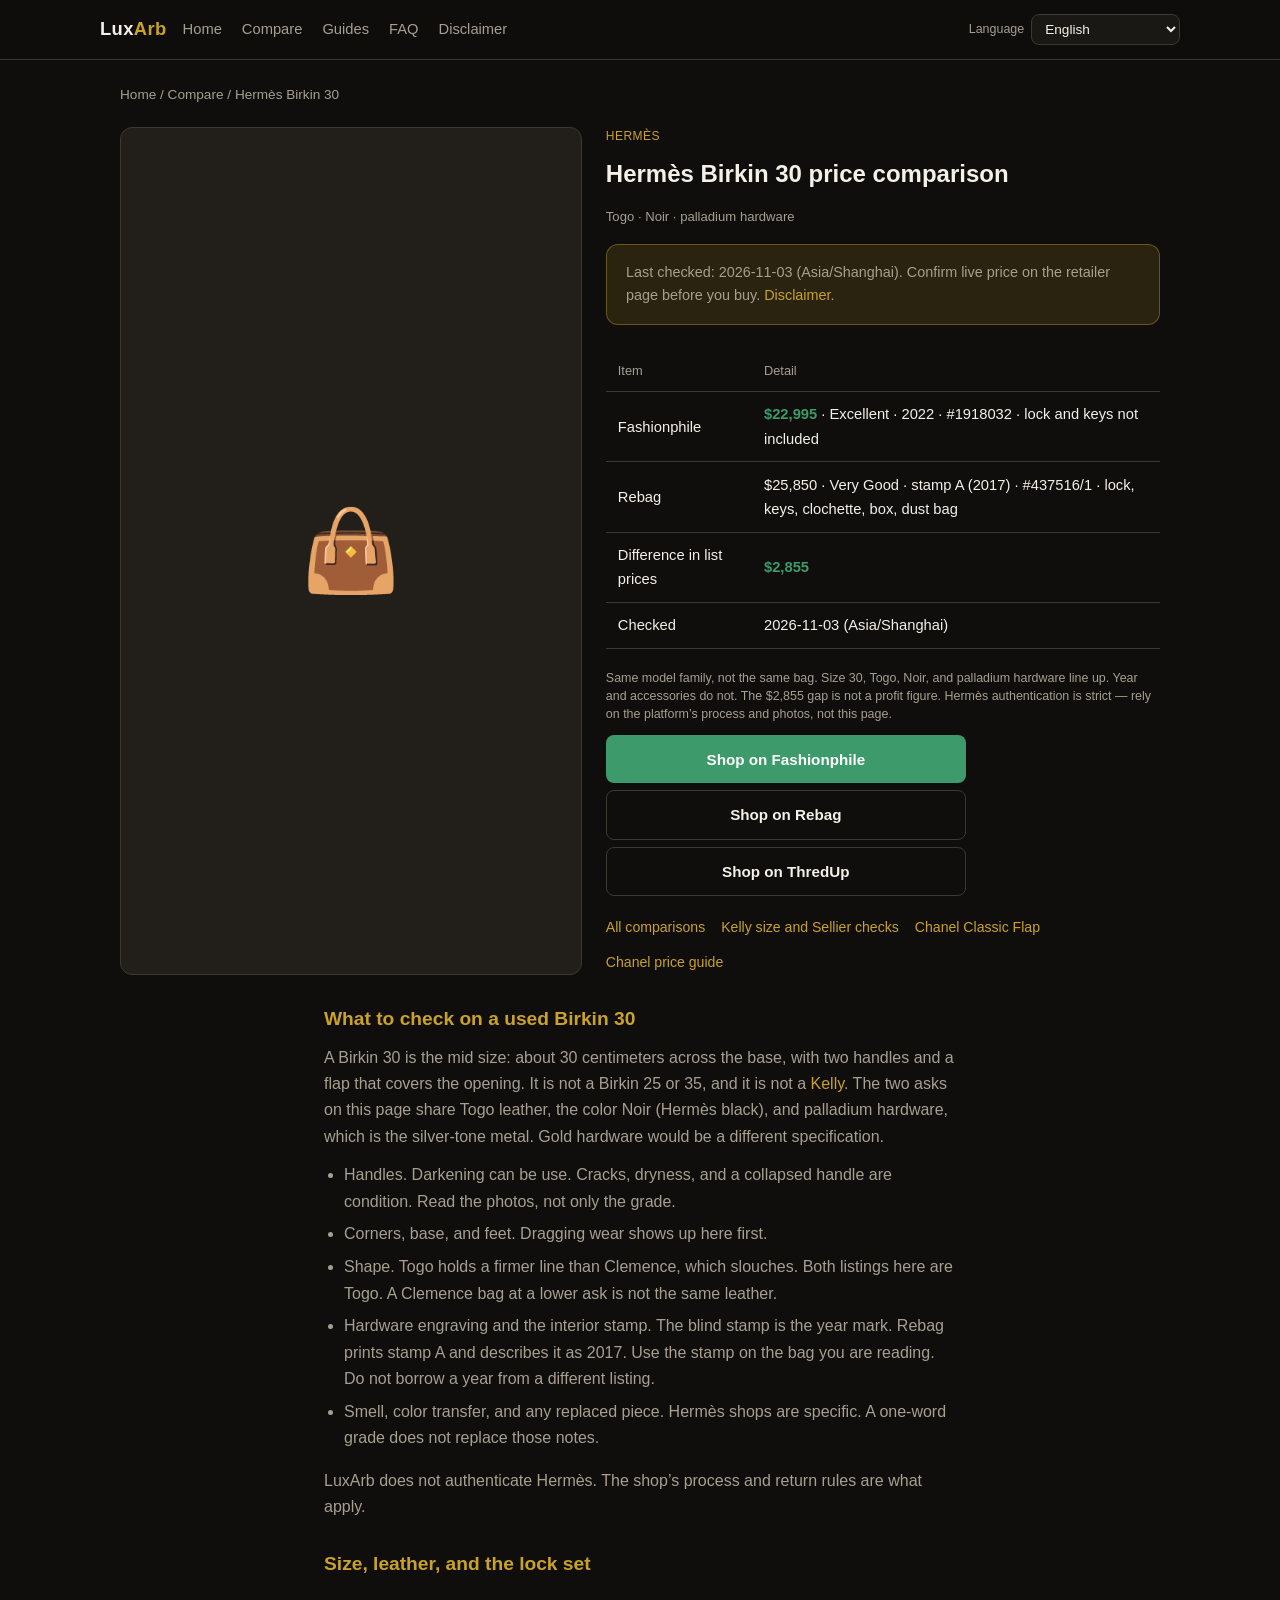
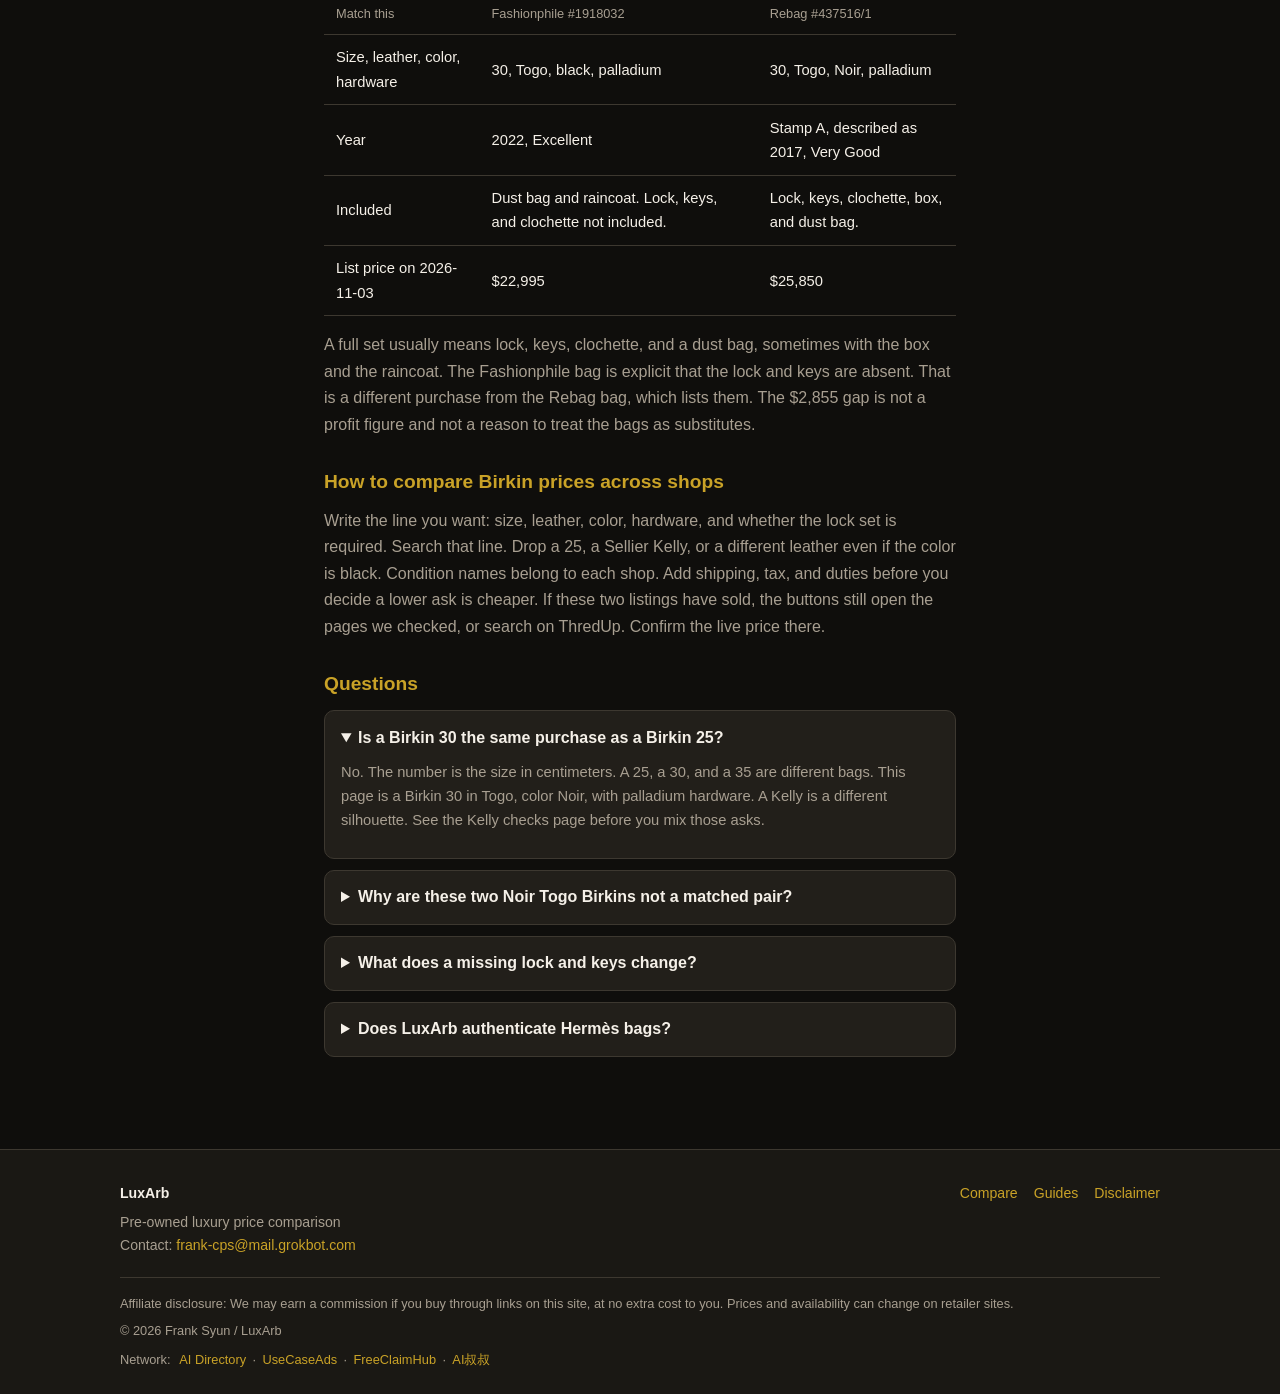
<file: product-hermes-birkin.html>
<!DOCTYPE html>
<html lang="en">
<head>
  <meta charset="UTF-8" />
  <meta name="viewport" content="width=device-width, initial-scale=1" />
  <title>Hermès Birkin 30 Price Comparison | LuxArb</title>
  <meta data-i18n-title="meta.title.hermes" />
  <meta name="description" data-i18n-attr="content:meta.desc.hermes" content="Used Hermès Birkin 30 in Togo Noir: how stamp, leather, and the lock set change the ask, plus two public list prices that are not the same bag." />
  <link rel="canonical" href="https://getluxarb.com/product-hermes-birkin" />
  <meta property="og:type" content="website" />
  <meta property="og:site_name" content="LuxArb" />
  <meta property="og:locale" content="en_US" />
  <meta property="og:url" content="https://getluxarb.com/product-hermes-birkin" />
  <meta property="og:title" content="Hermès Birkin 30 Price Comparison | LuxArb" />
  <meta property="og:description" content="Used Hermès Birkin 30 in Togo Noir: how stamp, leather, and the lock set change the ask, plus two public list prices that are not the same bag." />
  <meta name="twitter:card" content="summary" />
  <meta name="twitter:title" content="Hermès Birkin 30 Price Comparison | LuxArb" />
  <meta name="twitter:description" content="Fashionphile $22,995 (2022, no lock) and Rebag $25,850 (stamp A, 2017, with lock set). Not the same bag." />
  <meta name="robots" content="index,follow" />
  <link rel="stylesheet" href="css/styles.css" />
  <script type="application/ld+json">
  {
    "@context": "https://schema.org",
    "@type": "ItemList",
    "name": "Hermès Birkin 30 price comparison",
    "itemListElement": [
      {
        "@type": "ListItem",
        "position": 1,
        "item": {
          "@type": "Product",
          "name": "Hermès Togo Birkin 30 Black — Fashionphile #1918032",
          "sku": "1918032",
          "brand": {"@type": "Brand", "name": "Hermès"},
          "description": "Asking price captured 2026-11-03 (Asia/Shanghai). Excellent, year 2022, palladium hardware. Lock, keys, and clochette not included. Confirm on Fashionphile.",
          "offers": {
            "@type": "Offer",
            "url": "https://www.fashionphile.com/products/hermes-togo-birkin-30-black-1918032",
            "priceCurrency": "USD",
            "price": "22995",
            "priceValidUntil": "2026-11-03",
            "availability": "https://schema.org/InStock",
            "seller": {"@type": "Organization", "name": "Fashionphile"}
          }
        }
      },
      {
        "@type": "ListItem",
        "position": 2,
        "item": {
          "@type": "Product",
          "name": "Hermès Birkin 30 Noir Togo palladium — Rebag #437516/1",
          "sku": "437516/1",
          "brand": {"@type": "Brand", "name": "Hermès"},
          "description": "Asking price captured 2026-11-03 (Asia/Shanghai). Very Good, stamp A (2017), with lock, keys, clochette, box, and dust bag. Confirm on Rebag.",
          "offers": {
            "@type": "Offer",
            "url": "https://shop.rebag.com/products/handbags-hermes-birkin-handbag-black-togo-with-palladium-hardware-304375161",
            "priceCurrency": "USD",
            "price": "25850",
            "priceValidUntil": "2026-11-03",
            "availability": "https://schema.org/InStock",
            "seller": {"@type": "Organization", "name": "Rebag"}
          }
        }
      }
    ]
  }
  </script>
  <script type="application/ld+json">
  {
    "@context": "https://schema.org",
    "@type": "FAQPage",
    "mainEntity": [
      {
        "@type": "Question",
        "name": "Is a Birkin 30 the same purchase as a Birkin 25?",
        "acceptedAnswer": {
          "@type": "Answer",
          "text": "No. The number is the size in centimeters. A 25, a 30, and a 35 are different bags. This page is a Birkin 30 in Togo, color Noir, with palladium hardware. A Kelly is a different silhouette. See the Kelly checks page before you mix those asks."
        }
      },
      {
        "@type": "Question",
        "name": "Why are these two Noir Togo Birkins not a matched pair?",
        "acceptedAnswer": {
          "@type": "Answer",
          "text": "Size, leather, color, and hardware line up. Year and accessories do not. Fashionphile is Excellent, 2022, item 1918032, with dust bag and raincoat, and lock, keys, and clochette not included, at $22,995. Rebag is Very Good, stamp A (2017), item 437516/1, with lock, keys, clochette, box, and dust bag, at $25,850. Checked 2026-11-03. The $2,855 gap is not profit."
        }
      },
      {
        "@type": "Question",
        "name": "What does a missing lock and keys change?",
        "acceptedAnswer": {
          "@type": "Answer",
          "text": "You are buying a different set. A full set usually means lock, keys, clochette, and dust bag, sometimes with the box and raincoat. Price the bag whose photos show those pieces. Do not add them in your head and then compare the asks."
        }
      },
      {
        "@type": "Question",
        "name": "Does LuxArb authenticate Hermès bags?",
        "acceptedAnswer": {
          "@type": "Answer",
          "text": "No. Use the shop’s authentication, the interior stamp photos, and that shop’s return policy."
        }
      }
    ]
  }
  </script>
</head>
<body>
  <header class="site-header">
    <div class="container header-inner">
      <a class="logo" href="index.html">Lux<span>Arb</span></a>
      <nav class="nav" aria-label="Main" data-i18n-attr="aria-label:nav.aria">
        <a href="index.html" data-i18n="nav.home">Home</a>
        <a href="compare.html" data-i18n="nav.compare">Compare</a>
        <a href="guide-chanel-prices.html" data-i18n="nav.guides">Guides</a>
        <a href="compare.html#faq" data-i18n="nav.faq">FAQ</a>
        <a href="disclaimer.html" data-i18n="nav.disclaimer">Disclaimer</a>
      </nav>
    </div>
  </header>
  <main>
    <div class="container" style="padding-top:1.5rem">
      <nav class="breadcrumb" aria-label="Breadcrumb">
        <a href="index.html" data-i18n="prod.breadcrumb.home">Home</a> /
        <a href="compare.html" data-i18n="prod.breadcrumb.compare">Compare</a> /
        <span>Hermès Birkin 30</span>
      </nav>
      <div class="detail-layout">
        <div class="detail-visual" aria-hidden="true"><span>👜</span></div>
        <div class="detail-info">
          <div class="card-brand">Hermès</div>
          <h1>Hermès Birkin 30 price comparison</h1>
          <p class="card-meta">Togo · Noir · palladium hardware</p>
          <div class="alert">
            Last checked: 2026-11-03 (Asia/Shanghai). Confirm live price on the retailer page before you buy.
            <a href="disclaimer.html" data-i18n="alert.compare.link">Disclaimer</a>.
          </div>
          <table class="compare-table">
            <thead>
              <tr>
                <th data-i18n="prod.table.item">Item</th>
                <th data-i18n="prod.table.value">Detail</th>
              </tr>
            </thead>
            <tbody>
              <tr>
                <td>Fashionphile</td>
                <td><span class="highlight">$22,995</span> · Excellent · 2022 · #1918032 · lock and keys not included</td>
              </tr>
              <tr>
                <td>Rebag</td>
                <td>$25,850 · Very Good · stamp A (2017) · #437516/1 · lock, keys, clochette, box, dust bag</td>
              </tr>
              <tr>
                <td data-i18n="label.spread">Difference in list prices</td>
                <td class="highlight">$2,855</td>
              </tr>
              <tr>
                <td data-i18n="label.checked">Checked</td>
                <td>2026-11-03 (Asia/Shanghai)</td>
              </tr>
            </tbody>
          </table>
          <p class="match-note">Same model family, not the same bag. Size 30, Togo, Noir, and palladium hardware line up. Year and accessories do not. The $2,855 gap is not a profit figure. Hermès authentication is strict — rely on the platform’s process and photos, not this page.</p>
          <div class="btn-stack" style="max-width:360px">
            <a class="btn btn-cta js-outbound" data-offer="birkin-fashionphile" data-platform="fashionphile" href="https://www.fashionphile.com/products/hermes-togo-birkin-30-black-1918032" rel="sponsored noopener noreferrer" target="_blank" data-i18n="cta.fashionphile">Shop on Fashionphile</a>
            <a class="btn btn-outline js-outbound" data-offer="birkin-rebag" data-platform="rebag" href="https://shop.rebag.com/products/handbags-hermes-birkin-handbag-black-togo-with-palladium-hardware-304375161" rel="sponsored noopener noreferrer" target="_blank" data-i18n="cta.rebag">Shop on Rebag</a>
            <a class="btn btn-outline js-outbound" data-platform="thredup" href="https://www.thredup.com/products?search_text=Hermes%20Birkin" rel="sponsored noopener noreferrer" target="_blank" data-i18n="cta.thredup">Shop on ThredUp</a>
          </div>
          <div class="related-links">
            <a href="compare.html#hermes-birkin">All comparisons</a>
            <a href="product-hermes-kelly.html">Kelly size and Sellier checks</a>
            <a href="product-chanel-flap.html">Chanel Classic Flap</a>
            <a href="guide-chanel-prices.html">Chanel price guide</a>
          </div>
        </div>
      </div>
    </div>
    <section class="section" style="padding-top:0">
      <div class="container prose">
        <h2>What to check on a used Birkin 30</h2>
        <p>A Birkin 30 is the mid size: about 30 centimeters across the base, with two handles and a flap that covers the opening. It is not a Birkin 25 or 35, and it is not a <a href="product-hermes-kelly.html">Kelly</a>. The two asks on this page share Togo leather, the color Noir (Hermès black), and palladium hardware, which is the silver-tone metal. Gold hardware would be a different specification.</p>
        <ul>
          <li>Handles. Darkening can be use. Cracks, dryness, and a collapsed handle are condition. Read the photos, not only the grade.</li>
          <li>Corners, base, and feet. Dragging wear shows up here first.</li>
          <li>Shape. Togo holds a firmer line than Clemence, which slouches. Both listings here are Togo. A Clemence bag at a lower ask is not the same leather.</li>
          <li>Hardware engraving and the interior stamp. The blind stamp is the year mark. Rebag prints stamp A and describes it as 2017. Use the stamp on the bag you are reading. Do not borrow a year from a different listing.</li>
          <li>Smell, color transfer, and any replaced piece. Hermès shops are specific. A one-word grade does not replace those notes.</li>
        </ul>
        <p>LuxArb does not authenticate Hermès. The shop’s process and return rules are what apply.</p>

        <h2>Size, leather, and the lock set</h2>
        <table class="compare-table">
          <thead>
            <tr>
              <th>Match this</th>
              <th>Fashionphile #1918032</th>
              <th>Rebag #437516/1</th>
            </tr>
          </thead>
          <tbody>
            <tr>
              <td>Size, leather, color, hardware</td>
              <td>30, Togo, black, palladium</td>
              <td>30, Togo, Noir, palladium</td>
            </tr>
            <tr>
              <td>Year</td>
              <td>2022, Excellent</td>
              <td>Stamp A, described as 2017, Very Good</td>
            </tr>
            <tr>
              <td>Included</td>
              <td>Dust bag and raincoat. Lock, keys, and clochette not included.</td>
              <td>Lock, keys, clochette, box, and dust bag.</td>
            </tr>
            <tr>
              <td>List price on 2026-11-03</td>
              <td>$22,995</td>
              <td>$25,850</td>
            </tr>
          </tbody>
        </table>
        <p>A full set usually means lock, keys, clochette, and a dust bag, sometimes with the box and the raincoat. The Fashionphile bag is explicit that the lock and keys are absent. That is a different purchase from the Rebag bag, which lists them. The $2,855 gap is not a profit figure and not a reason to treat the bags as substitutes.</p>

        <h2>How to compare Birkin prices across shops</h2>
        <p>Write the line you want: size, leather, color, hardware, and whether the lock set is required. Search that line. Drop a 25, a Sellier Kelly, or a different leather even if the color is black. Condition names belong to each shop. Add shipping, tax, and duties before you decide a lower ask is cheaper. If these two listings have sold, the buttons still open the pages we checked, or search on ThredUp. Confirm the live price there.</p>

        <h2 id="faq">Questions</h2>
        <div class="faq-list">
          <details open>
            <summary>Is a Birkin 30 the same purchase as a Birkin 25?</summary>
            <p>No. The number is the size in centimeters. A 25, a 30, and a 35 are different bags. This page is a Birkin 30 in Togo, color Noir, with palladium hardware. A Kelly is a different silhouette. See the Kelly checks page before you mix those asks.</p>
          </details>
          <details>
            <summary>Why are these two Noir Togo Birkins not a matched pair?</summary>
            <p>Size, leather, color, and hardware line up. Year and accessories do not. Fashionphile is Excellent, 2022, item 1918032, with dust bag and raincoat, and lock, keys, and clochette not included, at $22,995. Rebag is Very Good, stamp A (2017), item 437516/1, with lock, keys, clochette, box, and dust bag, at $25,850. Checked 2026-11-03. The $2,855 gap is not profit.</p>
          </details>
          <details>
            <summary>What does a missing lock and keys change?</summary>
            <p>You are buying a different set. A full set usually means lock, keys, clochette, and dust bag, sometimes with the box and raincoat. Price the bag whose photos show those pieces. Do not add them in your head and then compare the asks.</p>
          </details>
          <details>
            <summary>Does LuxArb authenticate Hermès bags?</summary>
            <p>No. Use the shop’s authentication, the interior stamp photos, and that shop’s return policy.</p>
          </details>
        </div>
      </div>
    </section>
  </main>
  <footer class="site-footer" style="margin-top:3rem">
    <div class="container">
      <div class="footer-inner">
        <div>
          <div class="footer-brand">LuxArb</div>
          <p data-i18n="footer.tagline">Pre-owned luxury price comparison</p>
          <p><span data-i18n="footer.contact">Contact:</span> <a href="mailto:frank-cps@mail.grokbot.com">frank-cps@mail.grokbot.com</a></p>
        </div>
        <div class="footer-links">
          <a href="compare.html" data-i18n="footer.compare">Compare</a>
          <a href="guide-chanel-prices.html" data-i18n="nav.guides">Guides</a>
          <a href="disclaimer.html" data-i18n="footer.disclaimer">Disclaimer</a>
        </div>
      </div>
      <p class="footer-note">
        <span id="footer-disclosure" class="footer-disclosure" lang="en">Affiliate disclosure: We may earn a commission if you buy through links on this site, at no extra cost to you. Prices and availability can change on retailer sites.</span>
        © <span id="year">2026</span> Frank Syun / LuxArb
      </p>
      <nav class="footer-network" aria-label="Sister sites">
        <span class="footer-network-label">Network:</span>
        <a href="https://adfor.ai/directory" rel="noopener noreferrer">AI Directory</a>
        <span aria-hidden="true">·</span>
        <a href="https://usecaseads.com" rel="noopener noreferrer">UseCaseAds</a>
        <span aria-hidden="true">·</span>
        <a href="https://www.freeclaimhub.com" rel="noopener noreferrer">FreeClaimHub</a>
        <span aria-hidden="true">·</span>
        <a href="https://aishushu.com" rel="noopener noreferrer">AI叔叔</a>
      </nav>
    </div>
  </footer>
  <script src="js/i18n-refresh.js"></script>
  <script src="js/i18n.js"></script>
  <script src="js/affiliates.js"></script>
  <script src="js/catalog.js"></script>
  <script src="js/main.js"></script>
</body>
</html>
</file>
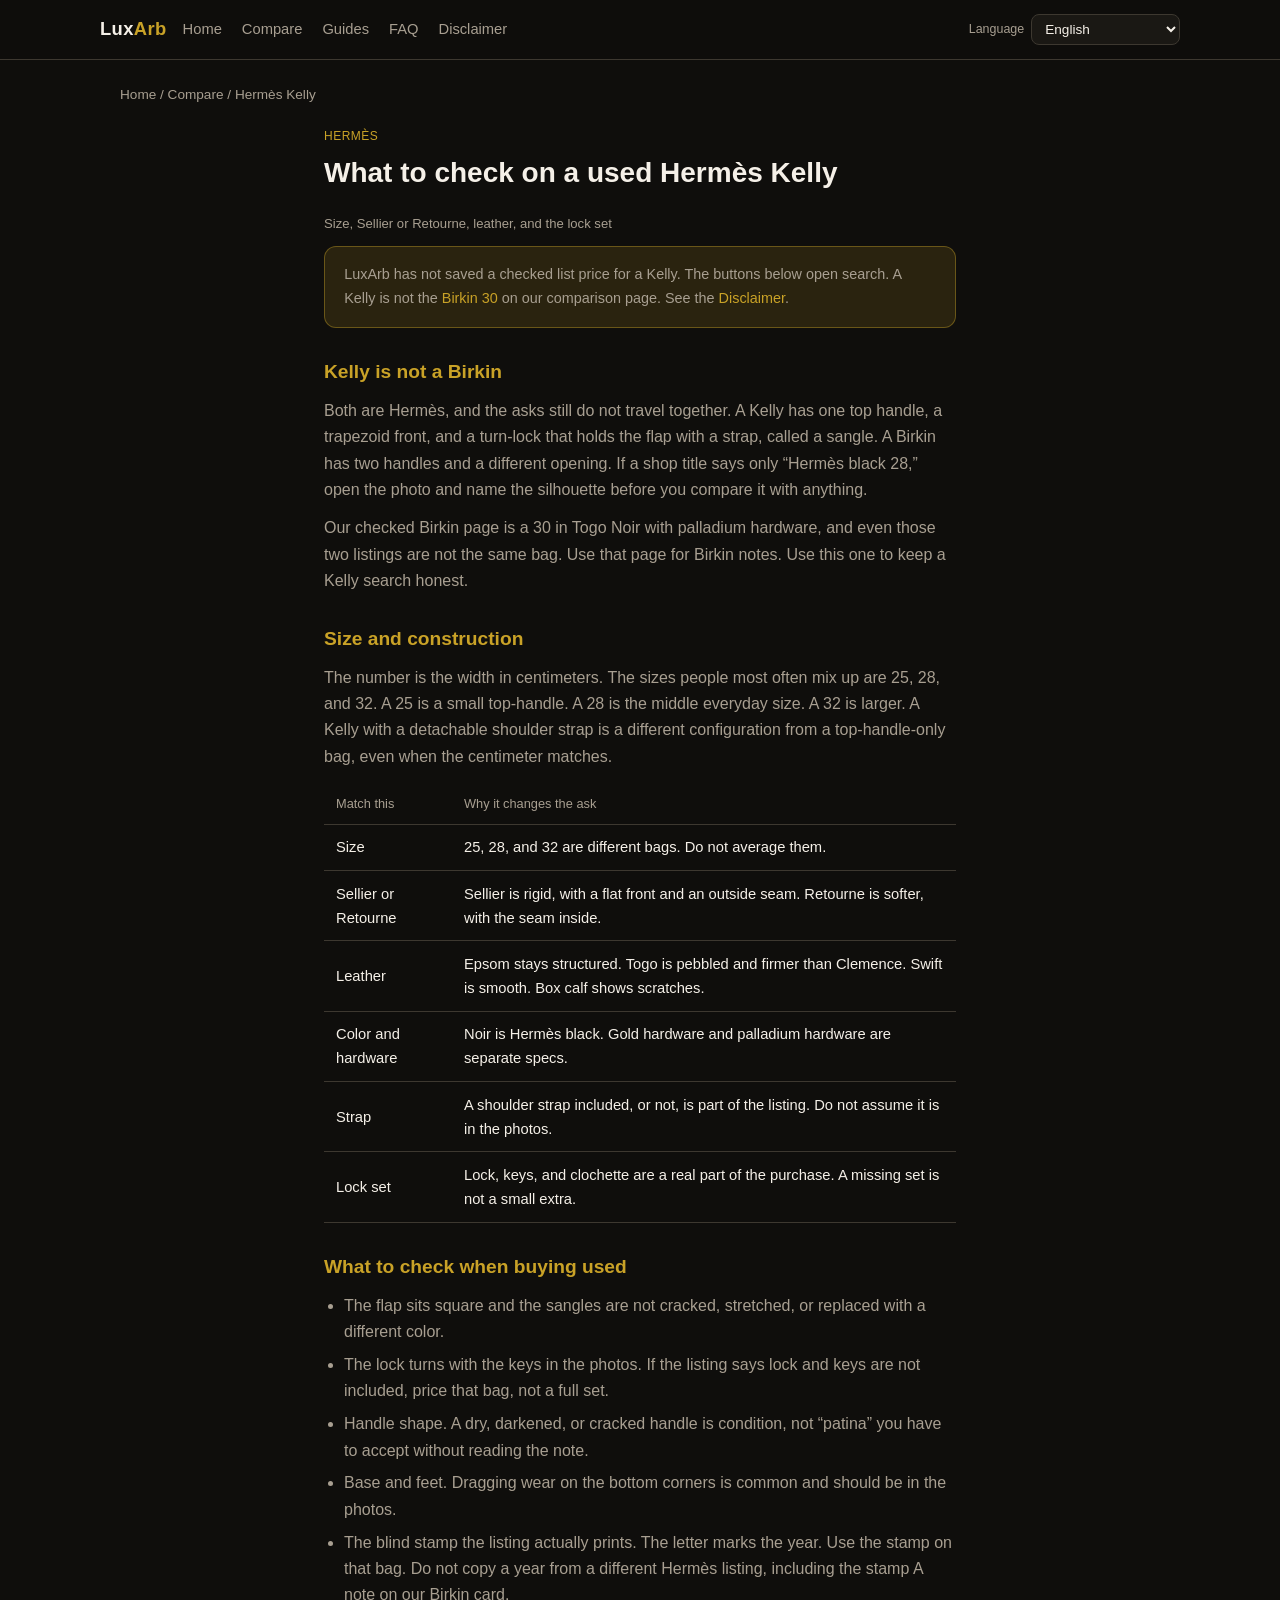
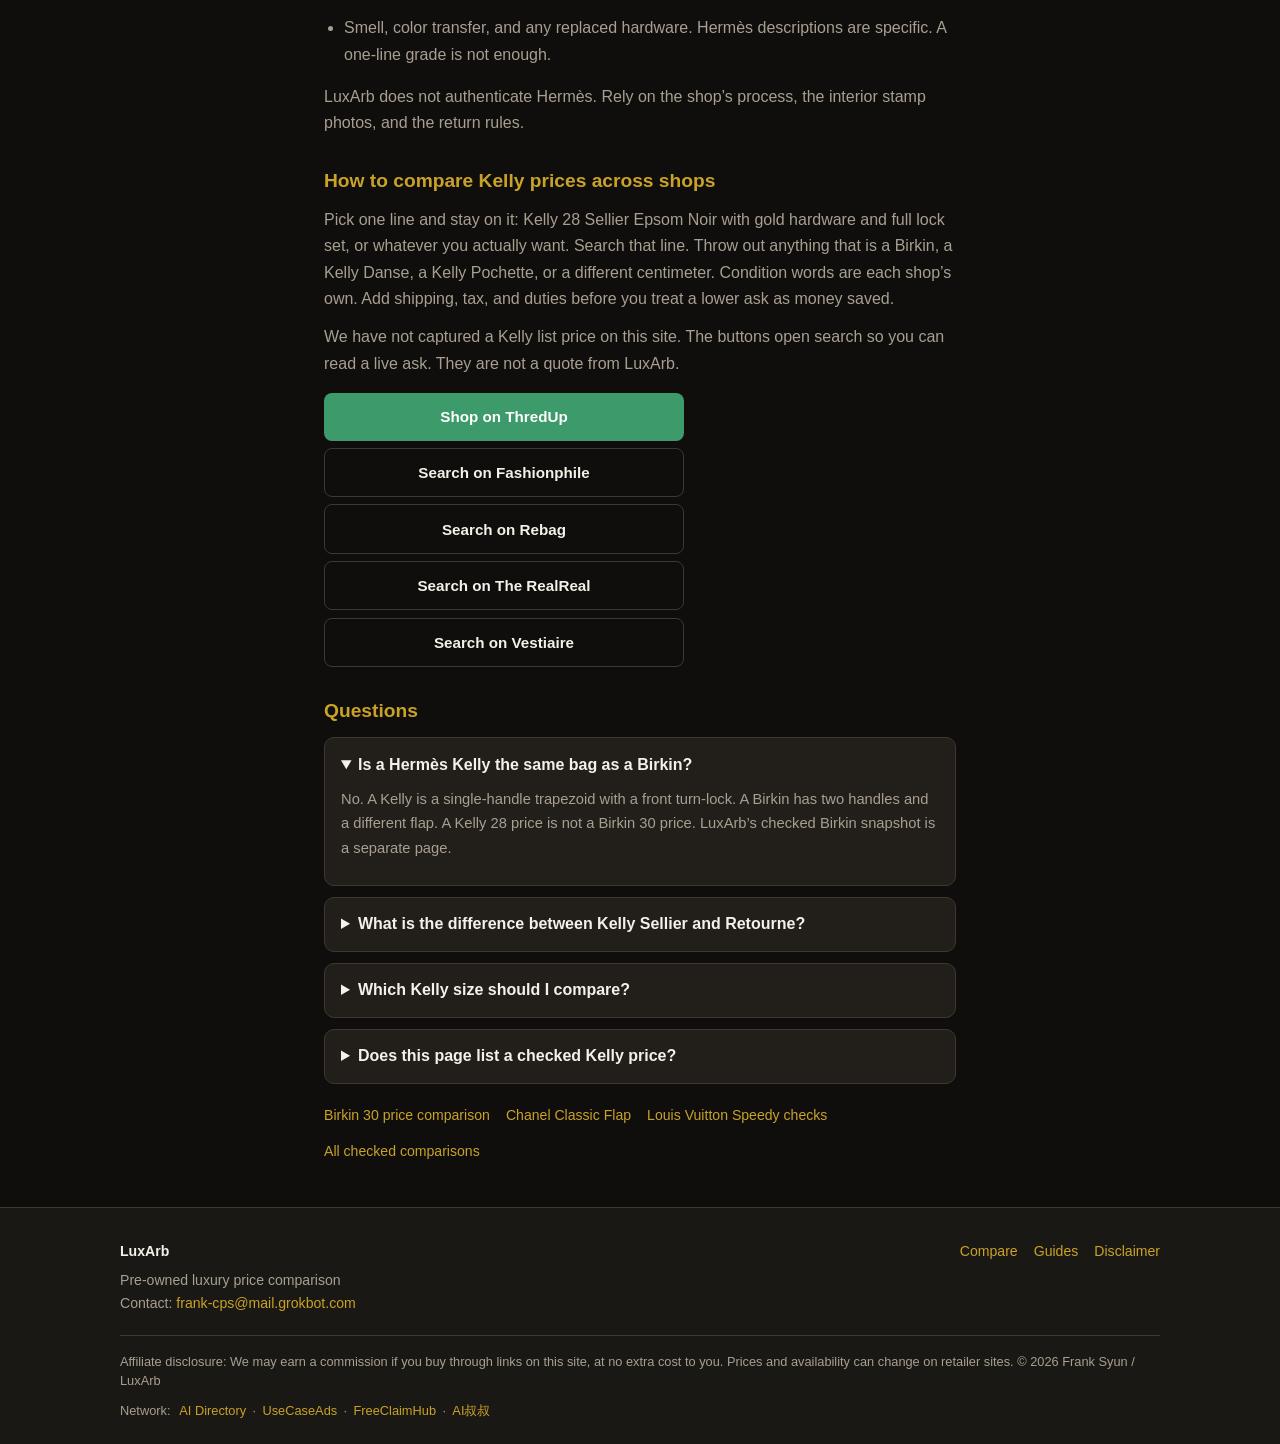
<file: product-hermes-kelly.html>
<!DOCTYPE html>
<html lang="en">
<head>
  <meta charset="UTF-8" />
  <meta name="viewport" content="width=device-width, initial-scale=1" />
  <title>Used Hermès Kelly: Size, Sellier, and Price Checks | LuxArb</title>
  <meta data-i18n-title="meta.title.kelly" />
  <meta name="description" data-i18n-attr="content:meta.desc.kelly" content="What to match on a used Hermès Kelly before comparing prices: 25, 28, or 32, Sellier or Retourne, leather, and the lock set. Search only — no saved list price." />
  <link rel="canonical" href="https://getluxarb.com/product-hermes-kelly" />
  <meta property="og:type" content="article" />
  <meta property="og:site_name" content="LuxArb" />
  <meta property="og:locale" content="en_US" />
  <meta property="og:url" content="https://getluxarb.com/product-hermes-kelly" />
  <meta property="og:title" content="Used Hermès Kelly: Size, Sellier, and Price Checks | LuxArb" />
  <meta property="og:description" content="What to match on a used Hermès Kelly before comparing prices: 25, 28, or 32, Sellier or Retourne, leather, and the lock set. Search only — no saved list price." />
  <meta name="twitter:card" content="summary" />
  <meta name="twitter:title" content="Used Hermès Kelly: Size, Sellier, and Price Checks | LuxArb" />
  <meta name="twitter:description" content="Match Kelly size, Sellier or Retourne, and the lock set before you compare asks. No saved list price on this page." />
  <meta name="robots" content="index,follow" />
  <link rel="stylesheet" href="css/styles.css" />
  <script type="application/ld+json">
  {
    "@context": "https://schema.org",
    "@type": "BreadcrumbList",
    "itemListElement": [
      {"@type": "ListItem", "position": 1, "name": "Home", "item": "https://getluxarb.com/"},
      {"@type": "ListItem", "position": 2, "name": "Compare", "item": "https://getluxarb.com/compare"},
      {"@type": "ListItem", "position": 3, "name": "Hermès Kelly", "item": "https://getluxarb.com/product-hermes-kelly"}
    ]
  }
  </script>
  <script type="application/ld+json">
  {
    "@context": "https://schema.org",
    "@type": "FAQPage",
    "mainEntity": [
      {
        "@type": "Question",
        "name": "Is a Hermès Kelly the same bag as a Birkin?",
        "acceptedAnswer": {
          "@type": "Answer",
          "text": "No. A Kelly is a single-handle trapezoid with a front turn-lock. A Birkin has two handles and a different flap. A Kelly 28 price is not a Birkin 30 price. LuxArb’s checked Birkin snapshot is a separate page."
        }
      },
      {
        "@type": "Question",
        "name": "What is the difference between Kelly Sellier and Retourne?",
        "acceptedAnswer": {
          "@type": "Answer",
          "text": "Sellier is the rigid construction with a flat front and the seam on the outside. Retourne is softer, with the seam turned inside. They are both Kelly bags, and they are not the same listing."
        }
      },
      {
        "@type": "Question",
        "name": "Which Kelly size should I compare?",
        "acceptedAnswer": {
          "@type": "Answer",
          "text": "Compare the centimeter in the name: 25, 28, or 32 are the sizes shoppers mix up most often. A shoulder strap, when the listing includes one, is a further difference. Read the listing’s own measurements."
        }
      },
      {
        "@type": "Question",
        "name": "Does this page list a checked Kelly price?",
        "acceptedAnswer": {
          "@type": "Answer",
          "text": "No. Buttons open search. Confirm leather, color, hardware, stamp, and whether lock, keys, and clochette are included. LuxArb does not authenticate Hermès bags."
        }
      }
    ]
  }
  </script>
</head>
<body>
  <header class="site-header">
    <div class="container header-inner">
      <a class="logo" href="index.html">Lux<span>Arb</span></a>
      <nav class="nav" aria-label="Main" data-i18n-attr="aria-label:nav.aria">
        <a href="index.html" data-i18n="nav.home">Home</a>
        <a href="compare.html" data-i18n="nav.compare">Compare</a>
        <a href="guide-chanel-prices.html" data-i18n="nav.guides">Guides</a>
        <a href="compare.html#faq" data-i18n="nav.faq">FAQ</a>
        <a href="disclaimer.html" data-i18n="nav.disclaimer">Disclaimer</a>
      </nav>
    </div>
  </header>
  <main>
    <div class="container" style="padding-top:1.5rem">
      <nav class="breadcrumb" aria-label="Breadcrumb">
        <a href="index.html" data-i18n="prod.breadcrumb.home">Home</a> /
        <a href="compare.html" data-i18n="prod.breadcrumb.compare">Compare</a> /
        <span>Hermès Kelly</span>
      </nav>
    </div>
    <section class="section" style="padding-top:0">
      <div class="container prose">
        <div class="card-brand">Hermès</div>
        <h1>What to check on a used Hermès Kelly</h1>
        <p class="card-meta">Size, Sellier or Retourne, leather, and the lock set</p>
        <div class="alert">
          LuxArb has not saved a checked list price for a Kelly. The buttons below open search. A Kelly is not the <a href="product-hermes-birkin.html">Birkin 30</a> on our comparison page. See the <a href="disclaimer.html">Disclaimer</a>.
        </div>

        <h2>Kelly is not a Birkin</h2>
        <p>Both are Hermès, and the asks still do not travel together. A Kelly has one top handle, a trapezoid front, and a turn-lock that holds the flap with a strap, called a sangle. A Birkin has two handles and a different opening. If a shop title says only “Hermès black 28,” open the photo and name the silhouette before you compare it with anything.</p>
        <p>Our checked Birkin page is a 30 in Togo Noir with palladium hardware, and even those two listings are not the same bag. Use that page for Birkin notes. Use this one to keep a Kelly search honest.</p>

        <h2>Size and construction</h2>
        <p>The number is the width in centimeters. The sizes people most often mix up are 25, 28, and 32. A 25 is a small top-handle. A 28 is the middle everyday size. A 32 is larger. A Kelly with a detachable shoulder strap is a different configuration from a top-handle-only bag, even when the centimeter matches.</p>
        <table class="compare-table">
          <thead>
            <tr>
              <th>Match this</th>
              <th>Why it changes the ask</th>
            </tr>
          </thead>
          <tbody>
            <tr>
              <td>Size</td>
              <td>25, 28, and 32 are different bags. Do not average them.</td>
            </tr>
            <tr>
              <td>Sellier or Retourne</td>
              <td>Sellier is rigid, with a flat front and an outside seam. Retourne is softer, with the seam inside.</td>
            </tr>
            <tr>
              <td>Leather</td>
              <td>Epsom stays structured. Togo is pebbled and firmer than Clemence. Swift is smooth. Box calf shows scratches.</td>
            </tr>
            <tr>
              <td>Color and hardware</td>
              <td>Noir is Hermès black. Gold hardware and palladium hardware are separate specs.</td>
            </tr>
            <tr>
              <td>Strap</td>
              <td>A shoulder strap included, or not, is part of the listing. Do not assume it is in the photos.</td>
            </tr>
            <tr>
              <td>Lock set</td>
              <td>Lock, keys, and clochette are a real part of the purchase. A missing set is not a small extra.</td>
            </tr>
          </tbody>
        </table>

        <h2>What to check when buying used</h2>
        <ul>
          <li>The flap sits square and the sangles are not cracked, stretched, or replaced with a different color.</li>
          <li>The lock turns with the keys in the photos. If the listing says lock and keys are not included, price that bag, not a full set.</li>
          <li>Handle shape. A dry, darkened, or cracked handle is condition, not “patina” you have to accept without reading the note.</li>
          <li>Base and feet. Dragging wear on the bottom corners is common and should be in the photos.</li>
          <li>The blind stamp the listing actually prints. The letter marks the year. Use the stamp on that bag. Do not copy a year from a different Hermès listing, including the stamp A note on our Birkin card.</li>
          <li>Smell, color transfer, and any replaced hardware. Hermès descriptions are specific. A one-line grade is not enough.</li>
        </ul>
        <p>LuxArb does not authenticate Hermès. Rely on the shop’s process, the interior stamp photos, and the return rules.</p>

        <h2>How to compare Kelly prices across shops</h2>
        <p>Pick one line and stay on it: Kelly 28 Sellier Epsom Noir with gold hardware and full lock set, or whatever you actually want. Search that line. Throw out anything that is a Birkin, a Kelly Danse, a Kelly Pochette, or a different centimeter. Condition words are each shop’s own. Add shipping, tax, and duties before you treat a lower ask as money saved.</p>
        <p>We have not captured a Kelly list price on this site. The buttons open search so you can read a live ask. They are not a quote from LuxArb.</p>
        <div class="btn-stack">
          <a class="btn btn-cta js-outbound" data-platform="thredup" href="https://www.thredup.com/products?search_text=Hermes%20Kelly" rel="sponsored noopener noreferrer" target="_blank" data-i18n="cta.thredup">Shop on ThredUp</a>
          <a class="btn btn-outline js-outbound" data-platform="fashionphile" href="https://www.fashionphile.com/search?q=Hermes%20Kelly" rel="sponsored noopener noreferrer" target="_blank" data-i18n="cta.searchFashionphile">Search on Fashionphile</a>
          <a class="btn btn-outline js-outbound" data-platform="rebag" href="https://shop.rebag.com/search?q=Hermes%20Kelly" rel="sponsored noopener noreferrer" target="_blank" data-i18n="cta.searchRebag">Search on Rebag</a>
          <a class="btn btn-outline js-outbound" data-platform="therealreal" href="https://www.therealreal.com/products?keywords=Hermes%20Kelly" rel="sponsored noopener noreferrer" target="_blank" data-i18n="cta.searchRealreal">Search on The RealReal</a>
          <a class="btn btn-outline js-outbound" data-platform="vestiaire" href="https://www.vestiairecollective.com/search/?q=Hermes%20Kelly" rel="sponsored noopener noreferrer" target="_blank" data-i18n="cta.searchVestiaire">Search on Vestiaire</a>
        </div>
        <h2 id="faq">Questions</h2>
        <div class="faq-list">
          <details open>
            <summary>Is a Hermès Kelly the same bag as a Birkin?</summary>
            <p>No. A Kelly is a single-handle trapezoid with a front turn-lock. A Birkin has two handles and a different flap. A Kelly 28 price is not a Birkin 30 price. LuxArb’s checked Birkin snapshot is a separate page.</p>
          </details>
          <details>
            <summary>What is the difference between Kelly Sellier and Retourne?</summary>
            <p>Sellier is the rigid construction with a flat front and the seam on the outside. Retourne is softer, with the seam turned inside. They are both Kelly bags, and they are not the same listing.</p>
          </details>
          <details>
            <summary>Which Kelly size should I compare?</summary>
            <p>Compare the centimeter in the name: 25, 28, or 32 are the sizes shoppers mix up most often. A shoulder strap, when the listing includes one, is a further difference. Read the listing’s own measurements.</p>
          </details>
          <details>
            <summary>Does this page list a checked Kelly price?</summary>
            <p>No. Buttons open search. Confirm leather, color, hardware, stamp, and whether lock, keys, and clochette are included. LuxArb does not authenticate Hermès bags.</p>
          </details>
        </div>
        <div class="related-links">
          <a href="product-hermes-birkin.html">Birkin 30 price comparison</a>
          <a href="product-chanel-flap.html">Chanel Classic Flap</a>
          <a href="product-lv-speedy.html">Louis Vuitton Speedy checks</a>
          <a href="compare.html">All checked comparisons</a>
        </div>
      </div>
    </section>
  </main>
  <footer class="site-footer">
    <div class="container">
      <div class="footer-inner">
        <div>
          <div class="footer-brand">LuxArb</div>
          <p data-i18n="footer.tagline">Pre-owned luxury price comparison</p>
          <p><span data-i18n="footer.contact">Contact:</span> <a href="mailto:frank-cps@mail.grokbot.com">frank-cps@mail.grokbot.com</a></p>
        </div>
        <div class="footer-links">
          <a href="compare.html" data-i18n="footer.compare">Compare</a>
          <a href="guide-chanel-prices.html" data-i18n="nav.guides">Guides</a>
          <a href="disclaimer.html" data-i18n="footer.disclaimer">Disclaimer</a>
        </div>
      </div>
      <p class="footer-note">
        <span id="footer-disclosure" data-i18n="footer.note">Links may open retailer sites; we may earn a commission when partner programs are active. Prices change. Confirm condition, authentication, and fees on the platform. Not financial advice.</span>
        © <span id="year">2026</span> Frank Syun / LuxArb
      </p>
      <nav class="footer-network" aria-label="Sister sites">
        <span class="footer-network-label">Network:</span>
        <a href="https://adfor.ai/directory" rel="noopener noreferrer">AI Directory</a>
        <span aria-hidden="true">·</span>
        <a href="https://usecaseads.com" rel="noopener noreferrer">UseCaseAds</a>
        <span aria-hidden="true">·</span>
        <a href="https://www.freeclaimhub.com" rel="noopener noreferrer">FreeClaimHub</a>
        <span aria-hidden="true">·</span>
        <a href="https://aishushu.com" rel="noopener noreferrer">AI叔叔</a>
      </nav>
    </div>
  </footer>
  <script src="js/i18n-refresh.js"></script>
  <script src="js/i18n.js"></script>
  <script src="js/affiliates.js"></script>
  <script src="js/catalog.js"></script>
  <script src="js/main.js"></script>
</body>
</html>
</file>
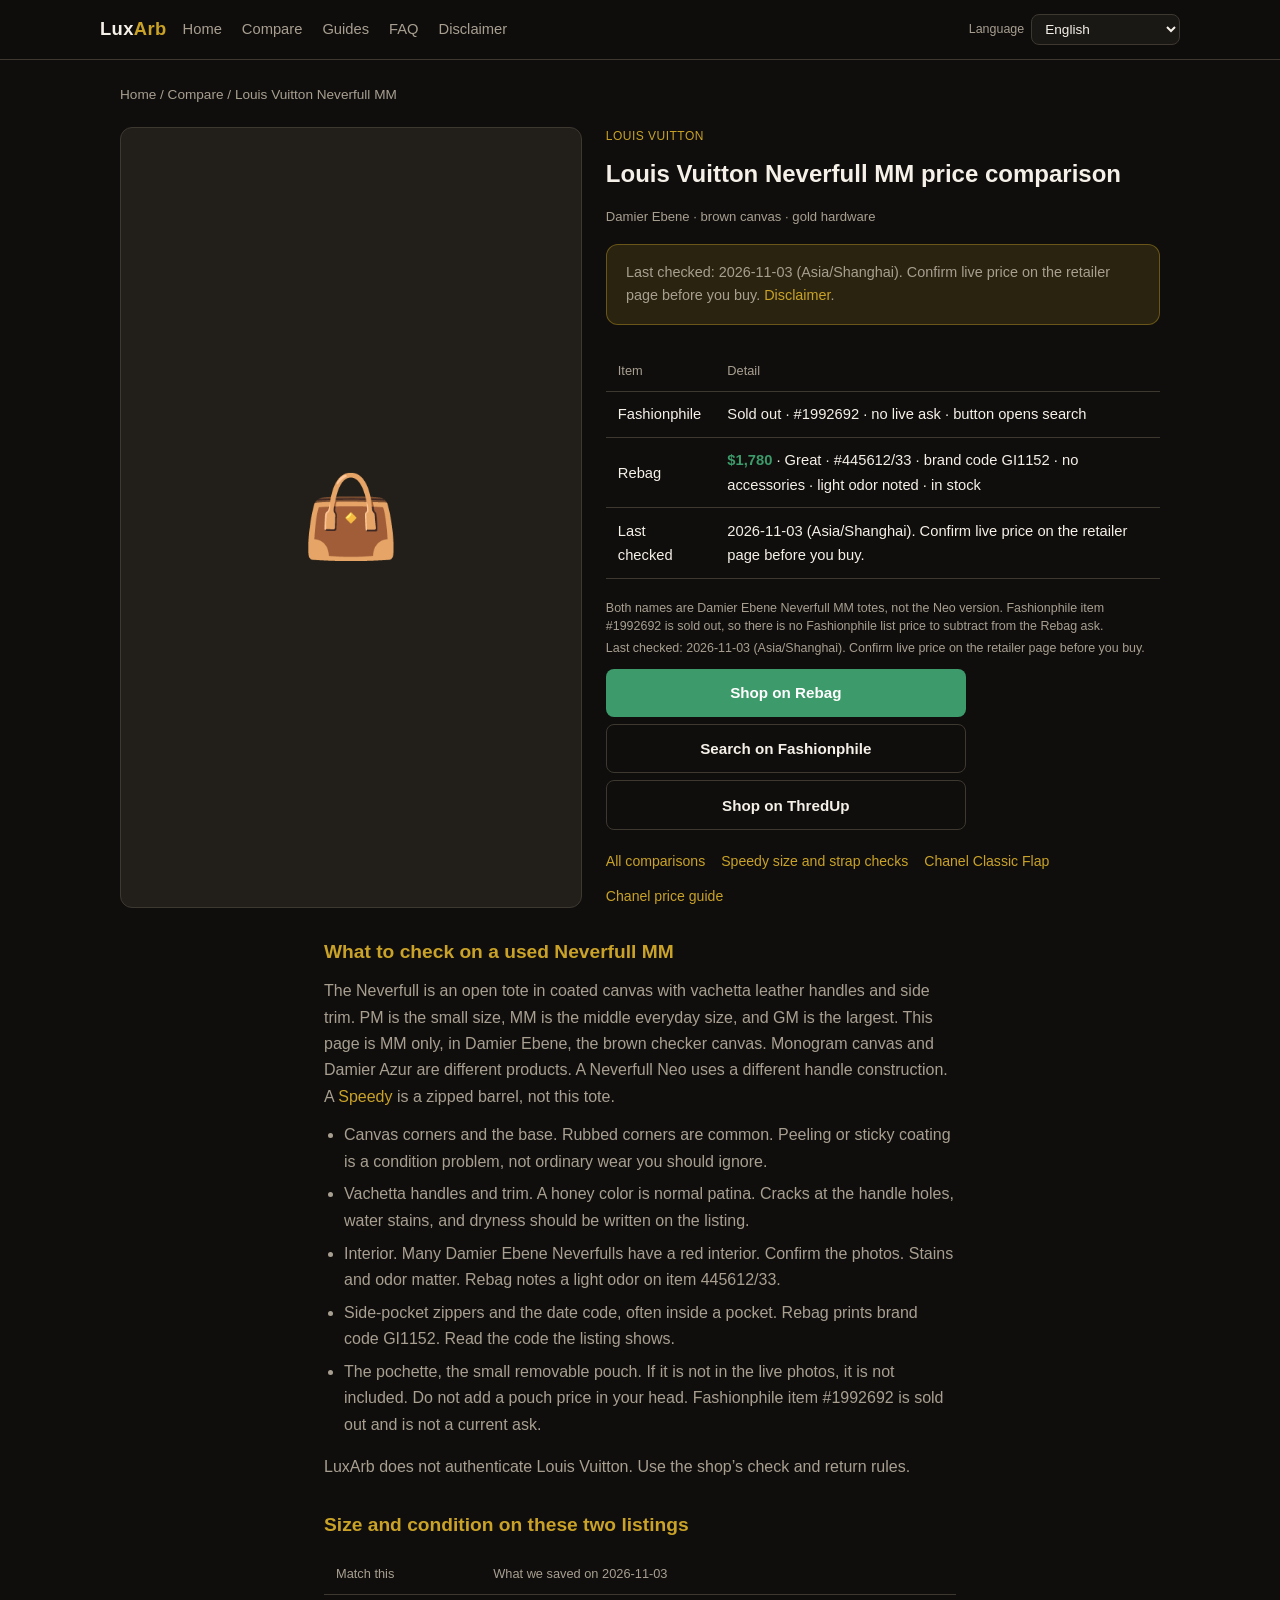
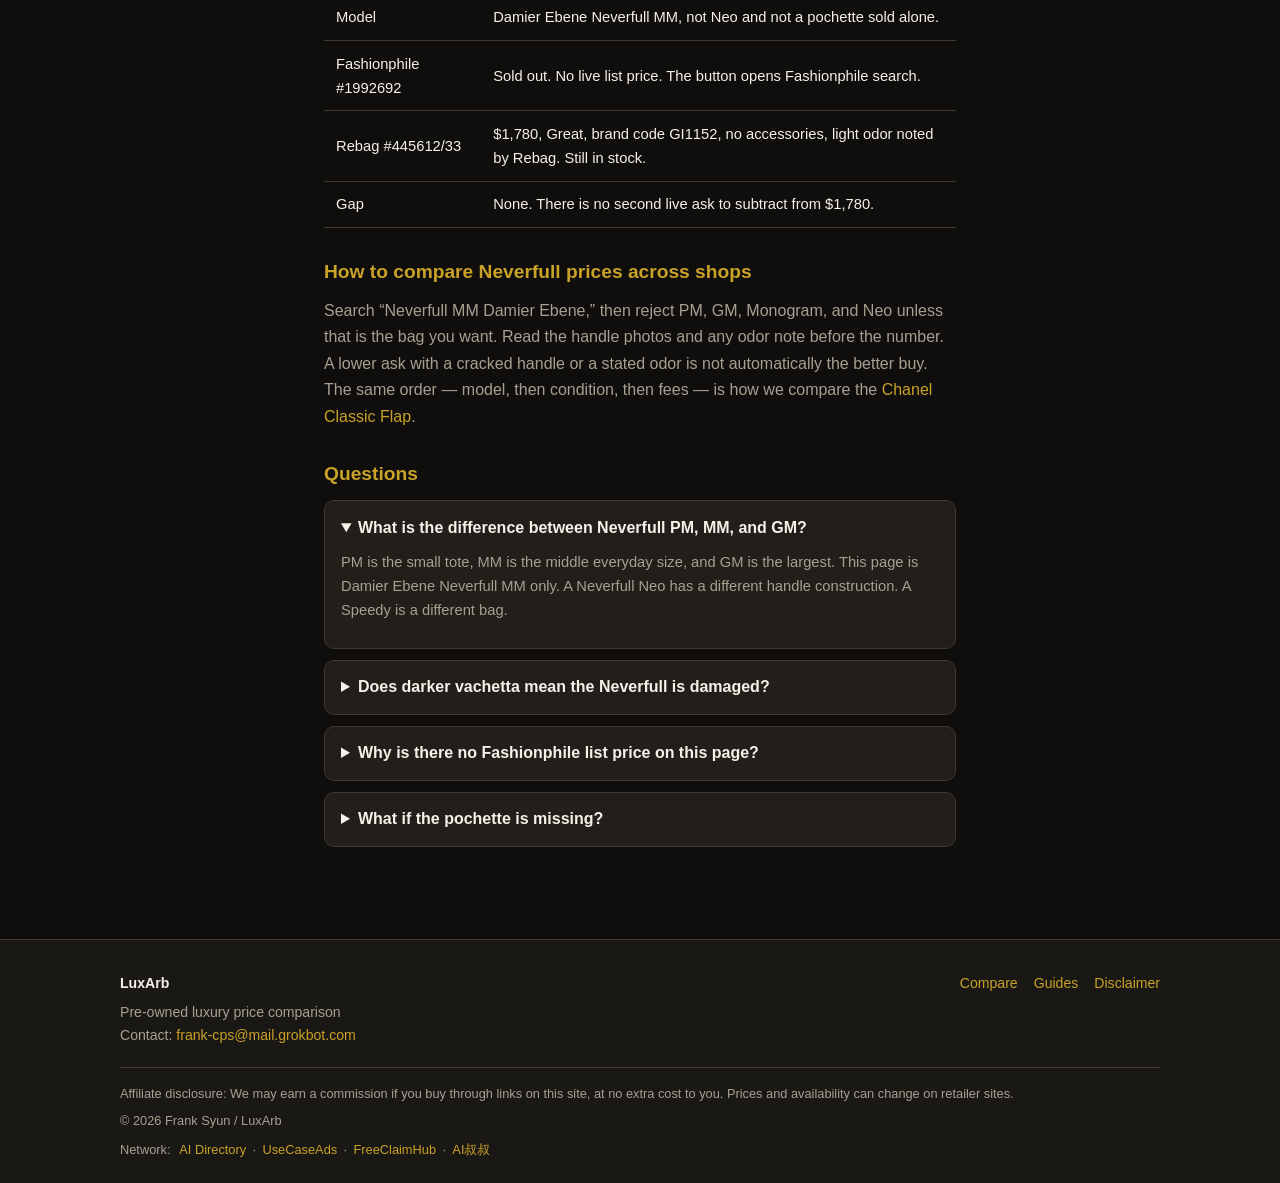
<file: product-lv-neverfull.html>
<!DOCTYPE html>
<html lang="en">
<head>
  <meta charset="UTF-8" />
  <meta name="viewport" content="width=device-width, initial-scale=1" />
  <title>Louis Vuitton Neverfull MM Price Comparison | LuxArb</title>
  <meta data-i18n-title="meta.title.lv" />
  <meta name="description" data-i18n-attr="content:meta.desc.lv" content="Damier Ebene Neverfull MM: Rebag still lists $1,780. The Fashionphile item is sold out, so that button opens search instead of a live ask. Last checked 2026-11-03." />
  <link rel="canonical" href="https://getluxarb.com/product-lv-neverfull" />
  <meta property="og:type" content="website" />
  <meta property="og:site_name" content="LuxArb" />
  <meta property="og:locale" content="en_US" />
  <meta property="og:url" content="https://getluxarb.com/product-lv-neverfull" />
  <meta property="og:title" content="Louis Vuitton Neverfull MM Price Comparison | LuxArb" />
  <meta property="og:description" content="Damier Ebene Neverfull MM: Rebag still lists $1,780. The Fashionphile item is sold out, so that button opens search instead of a live ask. Last checked 2026-11-03." />
  <meta name="twitter:card" content="summary" />
  <meta name="twitter:title" content="Louis Vuitton Neverfull MM Price Comparison | LuxArb" />
  <meta name="twitter:description" content="Rebag Neverfull MM is $1,780. Fashionphile item #1992692 is sold out — search, do not treat an old ask as live. Last checked 2026-11-03." />
  <meta name="robots" content="index,follow" />
  <link rel="stylesheet" href="css/styles.css" />
  <script type="application/ld+json">
  {
    "@context": "https://schema.org",
    "@type": "ItemList",
    "name": "Louis Vuitton Neverfull MM price comparison",
    "itemListElement": [
      {
        "@type": "ListItem",
        "position": 1,
        "item": {
          "@type": "Product",
          "name": "Louis Vuitton Neverfull Tote Damier MM — Rebag #445612/33",
          "sku": "445612/33",
          "brand": {"@type": "Brand", "name": "Louis Vuitton"},
          "description": "Asking price still listed on 2026-11-03 (Asia/Shanghai). Great, brown canvas, red interior, brand code GI1152, no accessories, light odor noted by Rebag. Confirm on Rebag.",
          "offers": {
            "@type": "Offer",
            "url": "https://shop.rebag.com/products/handbags-louis-vuitton-neverfull-tote-damier-mm44561233",
            "priceCurrency": "USD",
            "price": "1780",
            "priceValidUntil": "2026-11-03",
            "availability": "https://schema.org/InStock",
            "seller": {"@type": "Organization", "name": "Rebag"}
          }
        }
      }
    ]
  }
  </script>
  <script type="application/ld+json">
  {
    "@context": "https://schema.org",
    "@type": "FAQPage",
    "mainEntity": [
      {
        "@type": "Question",
        "name": "What is the difference between Neverfull PM, MM, and GM?",
        "acceptedAnswer": {
          "@type": "Answer",
          "text": "PM is the small tote, MM is the middle everyday size, and GM is the largest. This page is Damier Ebene Neverfull MM only. A Neverfull Neo has a different handle construction. A Speedy is a different bag."
        }
      },
      {
        "@type": "Question",
        "name": "Does darker vachetta mean the Neverfull is damaged?",
        "acceptedAnswer": {
          "@type": "Answer",
          "text": "Honey-colored handles and trim are ordinary patina on vachetta leather. Cracks, water stains, and a sticky or peeling canvas coating are condition problems. Read the photos of the handles, corners, and base."
        }
      },
      {
        "@type": "Question",
        "name": "Why is there no Fashionphile list price on this page?",
        "acceptedAnswer": {
          "@type": "Answer",
          "text": "Fashionphile item 1992692 is sold out as of 2026-11-03. The page no longer shows that ask. The Fashionphile button opens search so you can read a current listing. Rebag item 445612/33 is still listed at $1,780."
        }
      },
      {
        "@type": "Question",
        "name": "What if the pochette is missing?",
        "acceptedAnswer": {
          "@type": "Answer",
          "text": "Price the bag in the photos. A missing pouch is common on resale and should be treated as missing, not assumed. LuxArb does not authenticate Louis Vuitton."
        }
      }
    ]
  }
  </script>
</head>
<body>
  <header class="site-header">
    <div class="container header-inner">
      <a class="logo" href="index.html">Lux<span>Arb</span></a>
      <nav class="nav" aria-label="Main" data-i18n-attr="aria-label:nav.aria">
        <a href="index.html" data-i18n="nav.home">Home</a>
        <a href="compare.html" data-i18n="nav.compare">Compare</a>
        <a href="guide-chanel-prices.html" data-i18n="nav.guides">Guides</a>
        <a href="compare.html#faq" data-i18n="nav.faq">FAQ</a>
        <a href="disclaimer.html" data-i18n="nav.disclaimer">Disclaimer</a>
      </nav>
    </div>
  </header>
  <main>
    <div class="container" style="padding-top:1.5rem">
      <nav class="breadcrumb" aria-label="Breadcrumb">
        <a href="index.html" data-i18n="prod.breadcrumb.home">Home</a> /
        <a href="compare.html" data-i18n="prod.breadcrumb.compare">Compare</a> /
        <span>Louis Vuitton Neverfull MM</span>
      </nav>
      <div class="detail-layout">
        <div class="detail-visual" aria-hidden="true"><span>👜</span></div>
        <div class="detail-info">
          <div class="card-brand">Louis Vuitton</div>
          <h1>Louis Vuitton Neverfull MM price comparison</h1>
          <p class="card-meta">Damier Ebene · brown canvas · gold hardware</p>
          <div class="alert">
            Last checked: 2026-11-03 (Asia/Shanghai). Confirm live price on the retailer page before you buy.
            <a href="disclaimer.html" data-i18n="alert.compare.link">Disclaimer</a>.
          </div>
          <table class="compare-table">
            <thead>
              <tr>
                <th data-i18n="prod.table.item">Item</th>
                <th data-i18n="prod.table.value">Detail</th>
              </tr>
            </thead>
            <tbody>
              <tr>
                <td>Fashionphile</td>
                <td>Sold out · #1992692 · no live ask · button opens search</td>
              </tr>
              <tr>
                <td>Rebag</td>
                <td><span class="highlight">$1,780</span> · Great · #445612/33 · brand code GI1152 · no accessories · light odor noted · in stock</td>
              </tr>
              <tr>
                <td>Last checked</td>
                <td>2026-11-03 (Asia/Shanghai). Confirm live price on the retailer page before you buy.</td>
              </tr>
            </tbody>
          </table>
          <p class="match-note">Both names are Damier Ebene Neverfull MM totes, not the Neo version. Fashionphile item #1992692 is sold out, so there is no Fashionphile list price to subtract from the Rebag ask.</p>
          <p class="verified">Last checked: 2026-11-03 (Asia/Shanghai). Confirm live price on the retailer page before you buy.</p>
          <div class="btn-stack" style="max-width:360px">
            <a class="btn btn-cta js-outbound" data-offer="neverfull-rebag" data-platform="rebag" href="https://shop.rebag.com/products/handbags-louis-vuitton-neverfull-tote-damier-mm44561233" rel="sponsored noopener noreferrer" target="_blank" data-i18n="cta.rebag">Shop on Rebag</a>
            <a class="btn btn-outline js-outbound" data-offer="neverfull-fashionphile" data-platform="fashionphile" href="https://www.fashionphile.com/search?q=Louis+Vuitton+Neverfull+MM" rel="sponsored noopener noreferrer" target="_blank" data-i18n="cta.searchFashionphile">Search on Fashionphile</a>
            <a class="btn btn-outline js-outbound" data-platform="thredup" href="https://www.thredup.com/products?search_text=Louis%20Vuitton%20Neverfull" rel="sponsored noopener noreferrer" target="_blank" data-i18n="cta.thredup">Shop on ThredUp</a>
          </div>
          <div class="related-links">
            <a href="compare.html#lv-neverfull">All comparisons</a>
            <a href="product-lv-speedy.html">Speedy size and strap checks</a>
            <a href="product-chanel-flap.html">Chanel Classic Flap</a>
            <a href="guide-chanel-prices.html">Chanel price guide</a>
          </div>
        </div>
      </div>
    </div>
    <section class="section" style="padding-top:0">
      <div class="container prose">
        <h2>What to check on a used Neverfull MM</h2>
        <p>The Neverfull is an open tote in coated canvas with vachetta leather handles and side trim. PM is the small size, MM is the middle everyday size, and GM is the largest. This page is MM only, in Damier Ebene, the brown checker canvas. Monogram canvas and Damier Azur are different products. A Neverfull Neo uses a different handle construction. A <a href="product-lv-speedy.html">Speedy</a> is a zipped barrel, not this tote.</p>
        <ul>
          <li>Canvas corners and the base. Rubbed corners are common. Peeling or sticky coating is a condition problem, not ordinary wear you should ignore.</li>
          <li>Vachetta handles and trim. A honey color is normal patina. Cracks at the handle holes, water stains, and dryness should be written on the listing.</li>
          <li>Interior. Many Damier Ebene Neverfulls have a red interior. Confirm the photos. Stains and odor matter. Rebag notes a light odor on item 445612/33.</li>
          <li>Side-pocket zippers and the date code, often inside a pocket. Rebag prints brand code GI1152. Read the code the listing shows.</li>
          <li>The pochette, the small removable pouch. If it is not in the live photos, it is not included. Do not add a pouch price in your head. Fashionphile item #1992692 is sold out and is not a current ask.</li>
        </ul>
        <p>LuxArb does not authenticate Louis Vuitton. Use the shop’s check and return rules.</p>

        <h2>Size and condition on these two listings</h2>
        <table class="compare-table">
          <thead>
            <tr>
              <th>Match this</th>
              <th>What we saved on 2026-11-03</th>
            </tr>
          </thead>
          <tbody>
            <tr>
              <td>Model</td>
              <td>Damier Ebene Neverfull MM, not Neo and not a pochette sold alone.</td>
            </tr>
            <tr>
              <td>Fashionphile #1992692</td>
              <td>Sold out. No live list price. The button opens Fashionphile search.</td>
            </tr>
            <tr>
              <td>Rebag #445612/33</td>
              <td>$1,780, Great, brand code GI1152, no accessories, light odor noted by Rebag. Still in stock.</td>
            </tr>
            <tr>
              <td>Gap</td>
              <td>None. There is no second live ask to subtract from $1,780.</td>
            </tr>
          </tbody>
        </table>

        <h2>How to compare Neverfull prices across shops</h2>
        <p>Search “Neverfull MM Damier Ebene,” then reject PM, GM, Monogram, and Neo unless that is the bag you want. Read the handle photos and any odor note before the number. A lower ask with a cracked handle or a stated odor is not automatically the better buy. The same order — model, then condition, then fees — is how we compare the <a href="product-chanel-flap.html">Chanel Classic Flap</a>.</p>

        <h2 id="faq">Questions</h2>
        <div class="faq-list">
          <details open>
            <summary>What is the difference between Neverfull PM, MM, and GM?</summary>
            <p>PM is the small tote, MM is the middle everyday size, and GM is the largest. This page is Damier Ebene Neverfull MM only. A Neverfull Neo has a different handle construction. A Speedy is a different bag.</p>
          </details>
          <details>
            <summary>Does darker vachetta mean the Neverfull is damaged?</summary>
            <p>Honey-colored handles and trim are ordinary patina on vachetta leather. Cracks, water stains, and a sticky or peeling canvas coating are condition problems. Read the photos of the handles, corners, and base.</p>
          </details>
          <details>
            <summary>Why is there no Fashionphile list price on this page?</summary>
            <p>Fashionphile item 1992692 is sold out as of 2026-11-03. The page no longer shows that ask. The Fashionphile button opens search so you can read a current listing. Rebag item 445612/33 is still listed at $1,780.</p>
          </details>
          <details>
            <summary>What if the pochette is missing?</summary>
            <p>Price the bag in the photos. A missing pouch is common on resale and should be treated as missing, not assumed. LuxArb does not authenticate Louis Vuitton.</p>
          </details>
        </div>
      </div>
    </section>
  </main>
  <footer class="site-footer" style="margin-top:3rem">
    <div class="container">
      <div class="footer-inner">
        <div>
          <div class="footer-brand">LuxArb</div>
          <p data-i18n="footer.tagline">Pre-owned luxury price comparison</p>
          <p><span data-i18n="footer.contact">Contact:</span> <a href="mailto:frank-cps@mail.grokbot.com">frank-cps@mail.grokbot.com</a></p>
        </div>
        <div class="footer-links">
          <a href="compare.html" data-i18n="footer.compare">Compare</a>
          <a href="guide-chanel-prices.html" data-i18n="nav.guides">Guides</a>
          <a href="disclaimer.html" data-i18n="footer.disclaimer">Disclaimer</a>
        </div>
      </div>
      <p class="footer-note">
        <span id="footer-disclosure" class="footer-disclosure" lang="en">Affiliate disclosure: We may earn a commission if you buy through links on this site, at no extra cost to you. Prices and availability can change on retailer sites.</span>
        © <span id="year">2026</span> Frank Syun / LuxArb
      </p>
      <nav class="footer-network" aria-label="Sister sites">
        <span class="footer-network-label">Network:</span>
        <a href="https://adfor.ai/directory" rel="noopener noreferrer">AI Directory</a>
        <span aria-hidden="true">·</span>
        <a href="https://usecaseads.com" rel="noopener noreferrer">UseCaseAds</a>
        <span aria-hidden="true">·</span>
        <a href="https://www.freeclaimhub.com" rel="noopener noreferrer">FreeClaimHub</a>
        <span aria-hidden="true">·</span>
        <a href="https://aishushu.com" rel="noopener noreferrer">AI叔叔</a>
      </nav>
    </div>
  </footer>
  <script src="js/i18n-refresh.js"></script>
  <script src="js/i18n.js"></script>
  <script src="js/affiliates.js"></script>
  <script src="js/catalog.js"></script>
  <script src="js/main.js"></script>
</body>
</html>
</file>
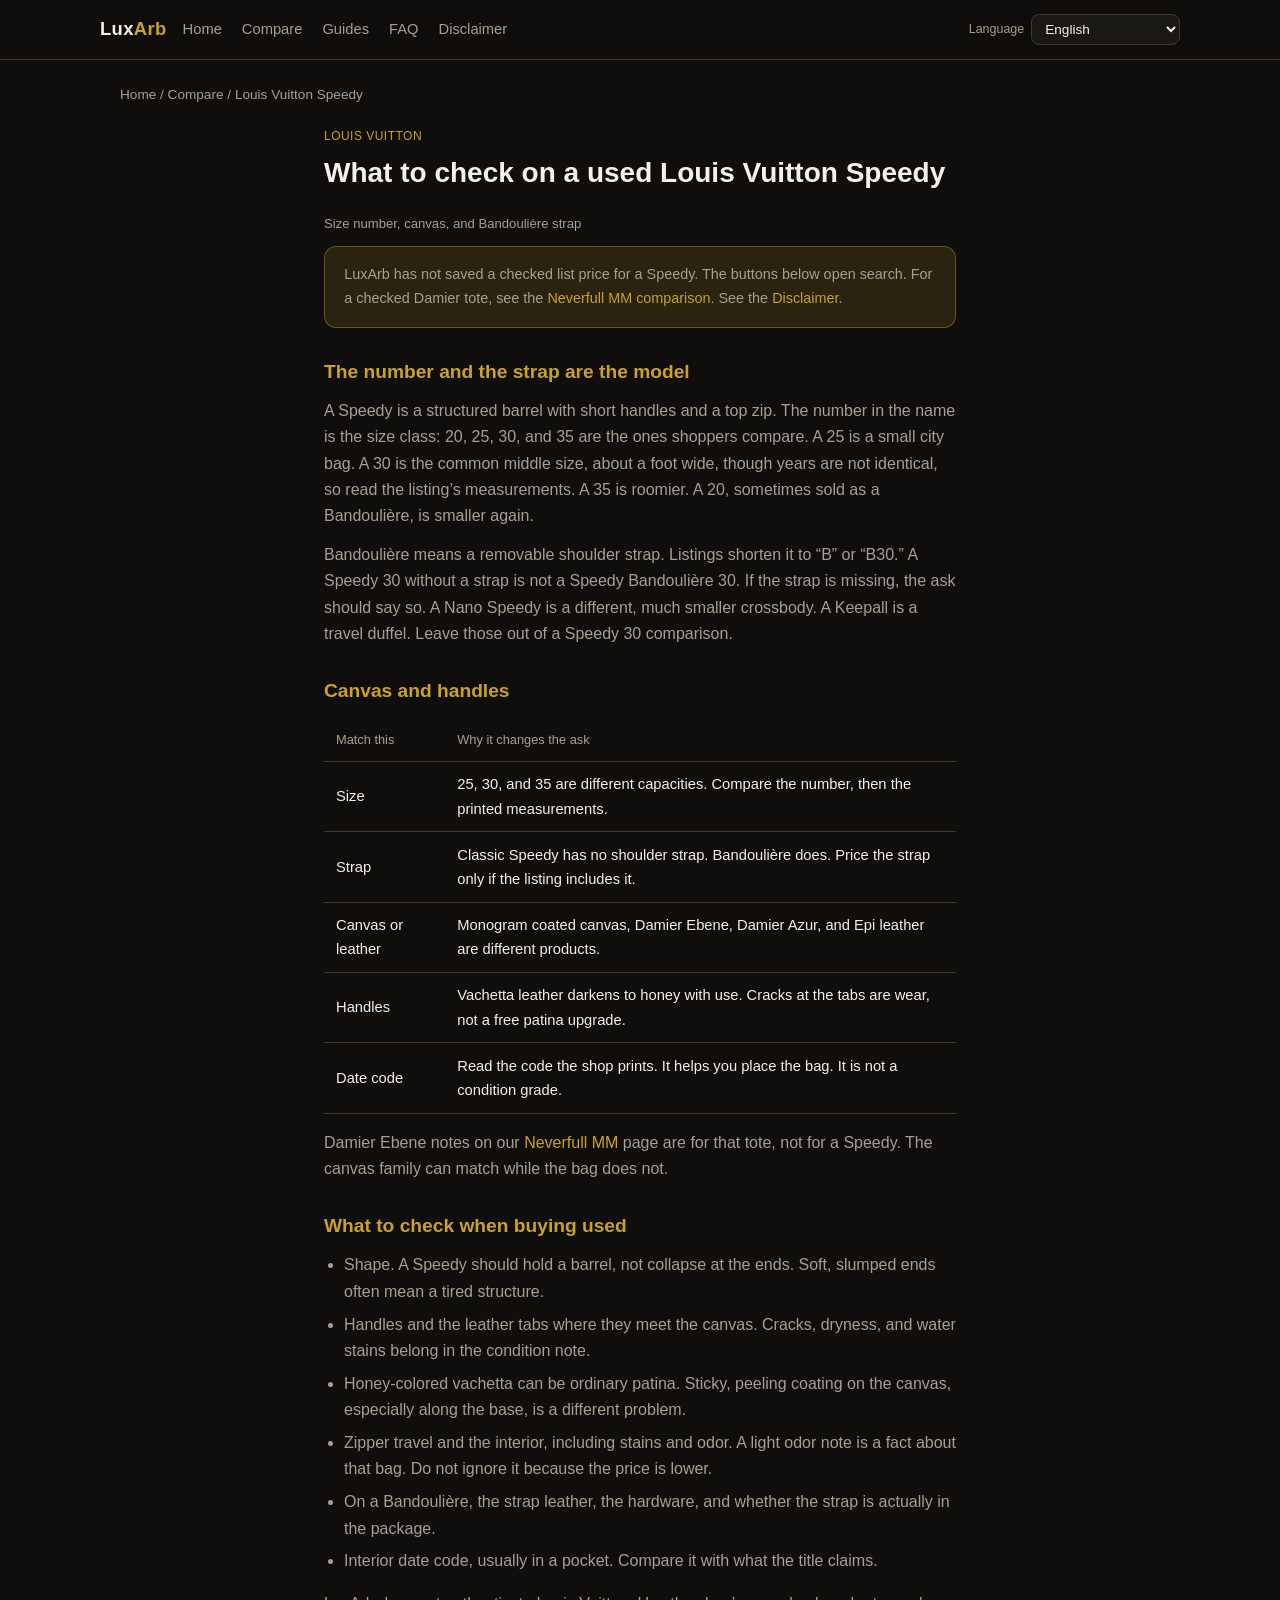
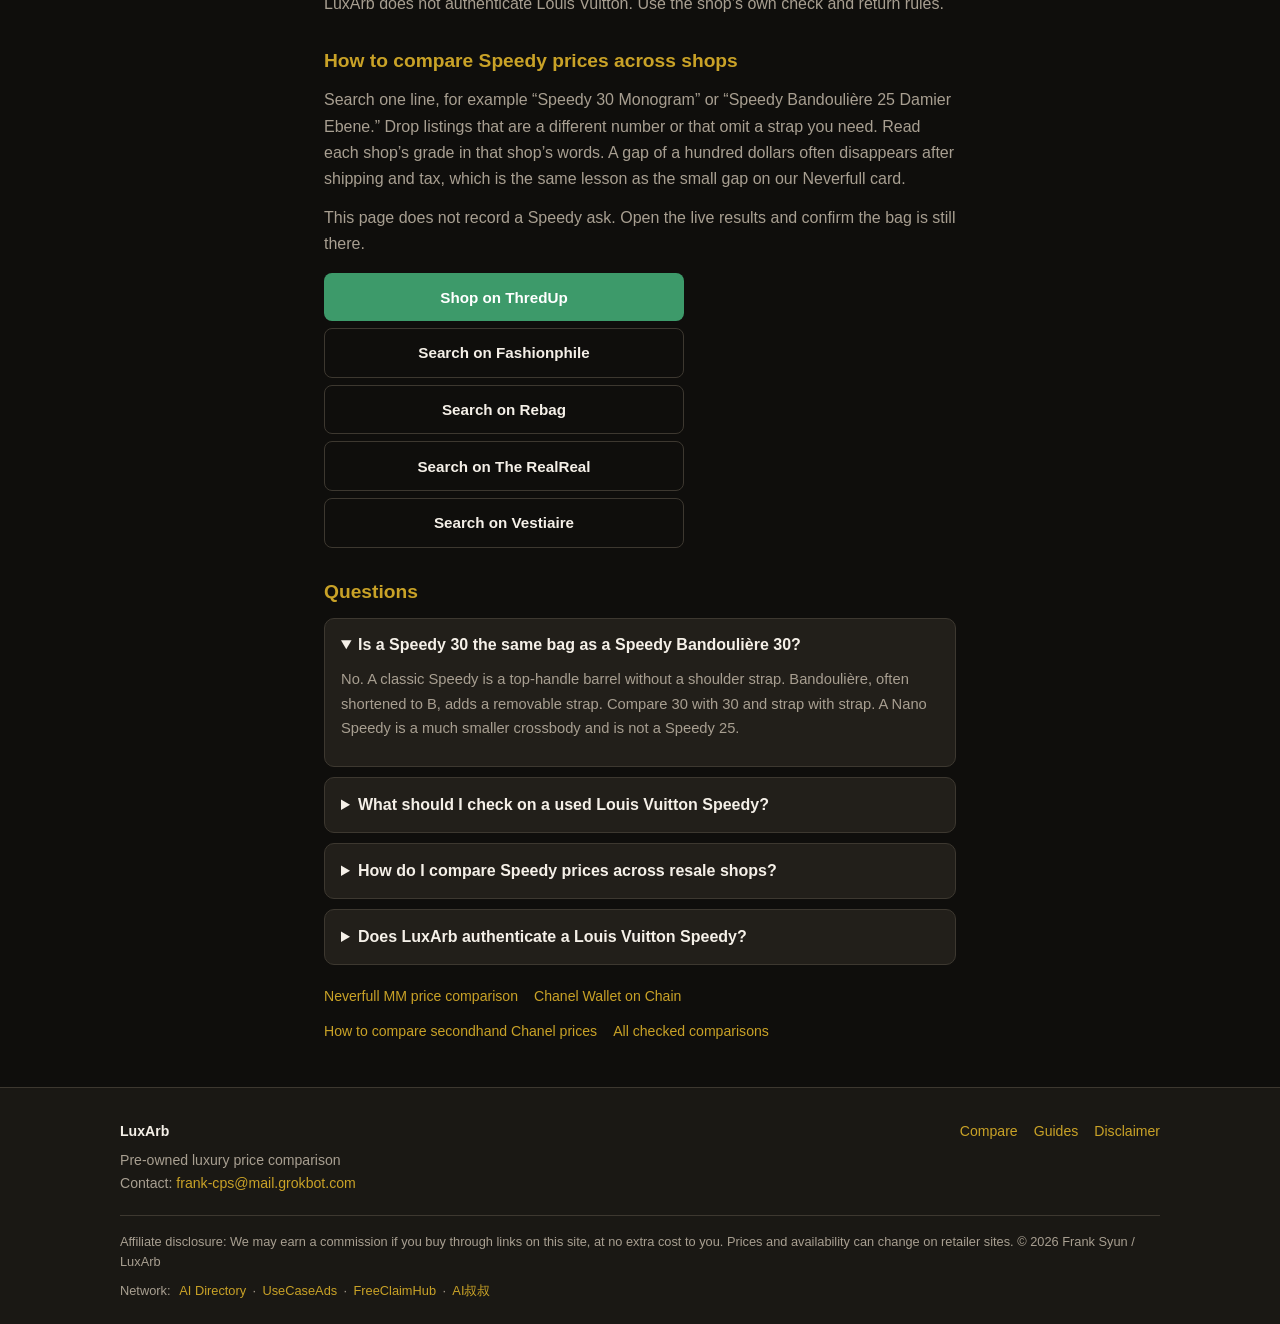
<file: product-lv-speedy.html>
<!DOCTYPE html>
<html lang="en">
<head>
  <meta charset="UTF-8" />
  <meta name="viewport" content="width=device-width, initial-scale=1" />
  <title>Used Louis Vuitton Speedy: Size and Strap Checks | LuxArb</title>
  <meta data-i18n-title="meta.title.speedy" />
  <meta name="description" data-i18n-attr="content:meta.desc.speedy" content="How to compare a used Louis Vuitton Speedy: 25, 30, or 35, Bandoulière strap or not, canvas, and handle wear. Search opens the shop — no saved list price." />
  <link rel="canonical" href="https://getluxarb.com/product-lv-speedy" />
  <meta property="og:type" content="article" />
  <meta property="og:site_name" content="LuxArb" />
  <meta property="og:locale" content="en_US" />
  <meta property="og:url" content="https://getluxarb.com/product-lv-speedy" />
  <meta property="og:title" content="Used Louis Vuitton Speedy: Size and Strap Checks | LuxArb" />
  <meta property="og:description" content="How to compare a used Louis Vuitton Speedy: 25, 30, or 35, Bandoulière strap or not, canvas, and handle wear. Search opens the shop — no saved list price." />
  <meta name="twitter:card" content="summary" />
  <meta name="twitter:title" content="Used Louis Vuitton Speedy: Size and Strap Checks | LuxArb" />
  <meta name="twitter:description" content="Match Speedy size, canvas, and whether it has a Bandoulière strap. No saved list price on this page." />
  <meta name="robots" content="index,follow" />
  <link rel="stylesheet" href="css/styles.css" />
  <script type="application/ld+json">
  {
    "@context": "https://schema.org",
    "@type": "BreadcrumbList",
    "itemListElement": [
      {"@type": "ListItem", "position": 1, "name": "Home", "item": "https://getluxarb.com/"},
      {"@type": "ListItem", "position": 2, "name": "Compare", "item": "https://getluxarb.com/compare"},
      {"@type": "ListItem", "position": 3, "name": "Louis Vuitton Speedy", "item": "https://getluxarb.com/product-lv-speedy"}
    ]
  }
  </script>
  <script type="application/ld+json">
  {
    "@context": "https://schema.org",
    "@type": "FAQPage",
    "mainEntity": [
      {
        "@type": "Question",
        "name": "Is a Speedy 30 the same bag as a Speedy Bandoulière 30?",
        "acceptedAnswer": {
          "@type": "Answer",
          "text": "No. A classic Speedy is a top-handle barrel without a shoulder strap. Bandoulière, often shortened to B, adds a removable strap. Compare 30 with 30 and strap with strap. A Nano Speedy is a much smaller crossbody and is not a Speedy 25."
        }
      },
      {
        "@type": "Question",
        "name": "What should I check on a used Louis Vuitton Speedy?",
        "acceptedAnswer": {
          "@type": "Answer",
          "text": "The barrel should hold its shape. Check the vachetta handles for cracks, the zipper, the base canvas for peeling, the interior date code, and any odor note. Dark honey-colored handles can be normal patina. Cracks and sticky coating are condition issues."
        }
      },
      {
        "@type": "Question",
        "name": "How do I compare Speedy prices across resale shops?",
        "acceptedAnswer": {
          "@type": "Answer",
          "text": "Match size number, canvas (Monogram, Damier Ebene, Damier Azur, or Epi), and whether the strap is included. Then read that shop’s condition grade and add shipping and tax. LuxArb has not saved a Speedy list price. Search buttons open the shops."
        }
      },
      {
        "@type": "Question",
        "name": "Does LuxArb authenticate a Louis Vuitton Speedy?",
        "acceptedAnswer": {
          "@type": "Answer",
          "text": "No. Use the shop’s own check and return rules, and read the date code in the photos."
        }
      }
    ]
  }
  </script>
</head>
<body>
  <header class="site-header">
    <div class="container header-inner">
      <a class="logo" href="index.html">Lux<span>Arb</span></a>
      <nav class="nav" aria-label="Main" data-i18n-attr="aria-label:nav.aria">
        <a href="index.html" data-i18n="nav.home">Home</a>
        <a href="compare.html" data-i18n="nav.compare">Compare</a>
        <a href="guide-chanel-prices.html" data-i18n="nav.guides">Guides</a>
        <a href="compare.html#faq" data-i18n="nav.faq">FAQ</a>
        <a href="disclaimer.html" data-i18n="nav.disclaimer">Disclaimer</a>
      </nav>
    </div>
  </header>
  <main>
    <div class="container" style="padding-top:1.5rem">
      <nav class="breadcrumb" aria-label="Breadcrumb">
        <a href="index.html" data-i18n="prod.breadcrumb.home">Home</a> /
        <a href="compare.html" data-i18n="prod.breadcrumb.compare">Compare</a> /
        <span>Louis Vuitton Speedy</span>
      </nav>
    </div>
    <section class="section" style="padding-top:0">
      <div class="container prose">
        <div class="card-brand">Louis Vuitton</div>
        <h1>What to check on a used Louis Vuitton Speedy</h1>
        <p class="card-meta">Size number, canvas, and Bandoulière strap</p>
        <div class="alert">
          LuxArb has not saved a checked list price for a Speedy. The buttons below open search. For a checked Damier tote, see the <a href="product-lv-neverfull.html">Neverfull MM comparison</a>. See the <a href="disclaimer.html">Disclaimer</a>.
        </div>

        <h2>The number and the strap are the model</h2>
        <p>A Speedy is a structured barrel with short handles and a top zip. The number in the name is the size class: 20, 25, 30, and 35 are the ones shoppers compare. A 25 is a small city bag. A 30 is the common middle size, about a foot wide, though years are not identical, so read the listing’s measurements. A 35 is roomier. A 20, sometimes sold as a Bandoulière, is smaller again.</p>
        <p>Bandoulière means a removable shoulder strap. Listings shorten it to “B” or “B30.” A Speedy 30 without a strap is not a Speedy Bandoulière 30. If the strap is missing, the ask should say so. A Nano Speedy is a different, much smaller crossbody. A Keepall is a travel duffel. Leave those out of a Speedy 30 comparison.</p>

        <h2>Canvas and handles</h2>
        <table class="compare-table">
          <thead>
            <tr>
              <th>Match this</th>
              <th>Why it changes the ask</th>
            </tr>
          </thead>
          <tbody>
            <tr>
              <td>Size</td>
              <td>25, 30, and 35 are different capacities. Compare the number, then the printed measurements.</td>
            </tr>
            <tr>
              <td>Strap</td>
              <td>Classic Speedy has no shoulder strap. Bandoulière does. Price the strap only if the listing includes it.</td>
            </tr>
            <tr>
              <td>Canvas or leather</td>
              <td>Monogram coated canvas, Damier Ebene, Damier Azur, and Epi leather are different products.</td>
            </tr>
            <tr>
              <td>Handles</td>
              <td>Vachetta leather darkens to honey with use. Cracks at the tabs are wear, not a free patina upgrade.</td>
            </tr>
            <tr>
              <td>Date code</td>
              <td>Read the code the shop prints. It helps you place the bag. It is not a condition grade.</td>
            </tr>
          </tbody>
        </table>
        <p>Damier Ebene notes on our <a href="product-lv-neverfull.html">Neverfull MM</a> page are for that tote, not for a Speedy. The canvas family can match while the bag does not.</p>

        <h2>What to check when buying used</h2>
        <ul>
          <li>Shape. A Speedy should hold a barrel, not collapse at the ends. Soft, slumped ends often mean a tired structure.</li>
          <li>Handles and the leather tabs where they meet the canvas. Cracks, dryness, and water stains belong in the condition note.</li>
          <li>Honey-colored vachetta can be ordinary patina. Sticky, peeling coating on the canvas, especially along the base, is a different problem.</li>
          <li>Zipper travel and the interior, including stains and odor. A light odor note is a fact about that bag. Do not ignore it because the price is lower.</li>
          <li>On a Bandoulière, the strap leather, the hardware, and whether the strap is actually in the package.</li>
          <li>Interior date code, usually in a pocket. Compare it with what the title claims.</li>
        </ul>
        <p>LuxArb does not authenticate Louis Vuitton. Use the shop’s own check and return rules.</p>

        <h2>How to compare Speedy prices across shops</h2>
        <p>Search one line, for example “Speedy 30 Monogram” or “Speedy Bandoulière 25 Damier Ebene.” Drop listings that are a different number or that omit a strap you need. Read each shop’s grade in that shop’s words. A gap of a hundred dollars often disappears after shipping and tax, which is the same lesson as the small gap on our Neverfull card.</p>
        <p>This page does not record a Speedy ask. Open the live results and confirm the bag is still there.</p>
        <div class="btn-stack">
          <a class="btn btn-cta js-outbound" data-platform="thredup" href="https://www.thredup.com/products?search_text=Louis%20Vuitton%20Speedy" rel="sponsored noopener noreferrer" target="_blank" data-i18n="cta.thredup">Shop on ThredUp</a>
          <a class="btn btn-outline js-outbound" data-platform="fashionphile" href="https://www.fashionphile.com/search?q=Louis%20Vuitton%20Speedy" rel="sponsored noopener noreferrer" target="_blank" data-i18n="cta.searchFashionphile">Search on Fashionphile</a>
          <a class="btn btn-outline js-outbound" data-platform="rebag" href="https://shop.rebag.com/search?q=Louis%20Vuitton%20Speedy" rel="sponsored noopener noreferrer" target="_blank" data-i18n="cta.searchRebag">Search on Rebag</a>
          <a class="btn btn-outline js-outbound" data-platform="therealreal" href="https://www.therealreal.com/products?keywords=Louis%20Vuitton%20Speedy" rel="sponsored noopener noreferrer" target="_blank" data-i18n="cta.searchRealreal">Search on The RealReal</a>
          <a class="btn btn-outline js-outbound" data-platform="vestiaire" href="https://www.vestiairecollective.com/search/?q=Louis%20Vuitton%20Speedy" rel="sponsored noopener noreferrer" target="_blank" data-i18n="cta.searchVestiaire">Search on Vestiaire</a>
        </div>
        <h2 id="faq">Questions</h2>
        <div class="faq-list">
          <details open>
            <summary>Is a Speedy 30 the same bag as a Speedy Bandoulière 30?</summary>
            <p>No. A classic Speedy is a top-handle barrel without a shoulder strap. Bandoulière, often shortened to B, adds a removable strap. Compare 30 with 30 and strap with strap. A Nano Speedy is a much smaller crossbody and is not a Speedy 25.</p>
          </details>
          <details>
            <summary>What should I check on a used Louis Vuitton Speedy?</summary>
            <p>The barrel should hold its shape. Check the vachetta handles for cracks, the zipper, the base canvas for peeling, the interior date code, and any odor note. Dark honey-colored handles can be normal patina. Cracks and sticky coating are condition issues.</p>
          </details>
          <details>
            <summary>How do I compare Speedy prices across resale shops?</summary>
            <p>Match size number, canvas (Monogram, Damier Ebene, Damier Azur, or Epi), and whether the strap is included. Then read that shop’s condition grade and add shipping and tax. LuxArb has not saved a Speedy list price. Search buttons open the shops.</p>
          </details>
          <details>
            <summary>Does LuxArb authenticate a Louis Vuitton Speedy?</summary>
            <p>No. Use the shop’s own check and return rules, and read the date code in the photos.</p>
          </details>
        </div>
        <div class="related-links">
          <a href="product-lv-neverfull.html">Neverfull MM price comparison</a>
          <a href="product-chanel-woc.html">Chanel Wallet on Chain</a>
          <a href="guide-chanel-prices.html">How to compare secondhand Chanel prices</a>
          <a href="compare.html">All checked comparisons</a>
        </div>
      </div>
    </section>
  </main>
  <footer class="site-footer">
    <div class="container">
      <div class="footer-inner">
        <div>
          <div class="footer-brand">LuxArb</div>
          <p data-i18n="footer.tagline">Pre-owned luxury price comparison</p>
          <p><span data-i18n="footer.contact">Contact:</span> <a href="mailto:frank-cps@mail.grokbot.com">frank-cps@mail.grokbot.com</a></p>
        </div>
        <div class="footer-links">
          <a href="compare.html" data-i18n="footer.compare">Compare</a>
          <a href="guide-chanel-prices.html" data-i18n="nav.guides">Guides</a>
          <a href="disclaimer.html" data-i18n="footer.disclaimer">Disclaimer</a>
        </div>
      </div>
      <p class="footer-note">
        <span id="footer-disclosure" data-i18n="footer.note">Links may open retailer sites; we may earn a commission when partner programs are active. Prices change. Confirm condition, authentication, and fees on the platform. Not financial advice.</span>
        © <span id="year">2026</span> Frank Syun / LuxArb
      </p>
      <nav class="footer-network" aria-label="Sister sites">
        <span class="footer-network-label">Network:</span>
        <a href="https://adfor.ai/directory" rel="noopener noreferrer">AI Directory</a>
        <span aria-hidden="true">·</span>
        <a href="https://usecaseads.com" rel="noopener noreferrer">UseCaseAds</a>
        <span aria-hidden="true">·</span>
        <a href="https://www.freeclaimhub.com" rel="noopener noreferrer">FreeClaimHub</a>
        <span aria-hidden="true">·</span>
        <a href="https://aishushu.com" rel="noopener noreferrer">AI叔叔</a>
      </nav>
    </div>
  </footer>
  <script src="js/i18n-refresh.js"></script>
  <script src="js/i18n.js"></script>
  <script src="js/affiliates.js"></script>
  <script src="js/catalog.js"></script>
  <script src="js/main.js"></script>
</body>
</html>
</file>
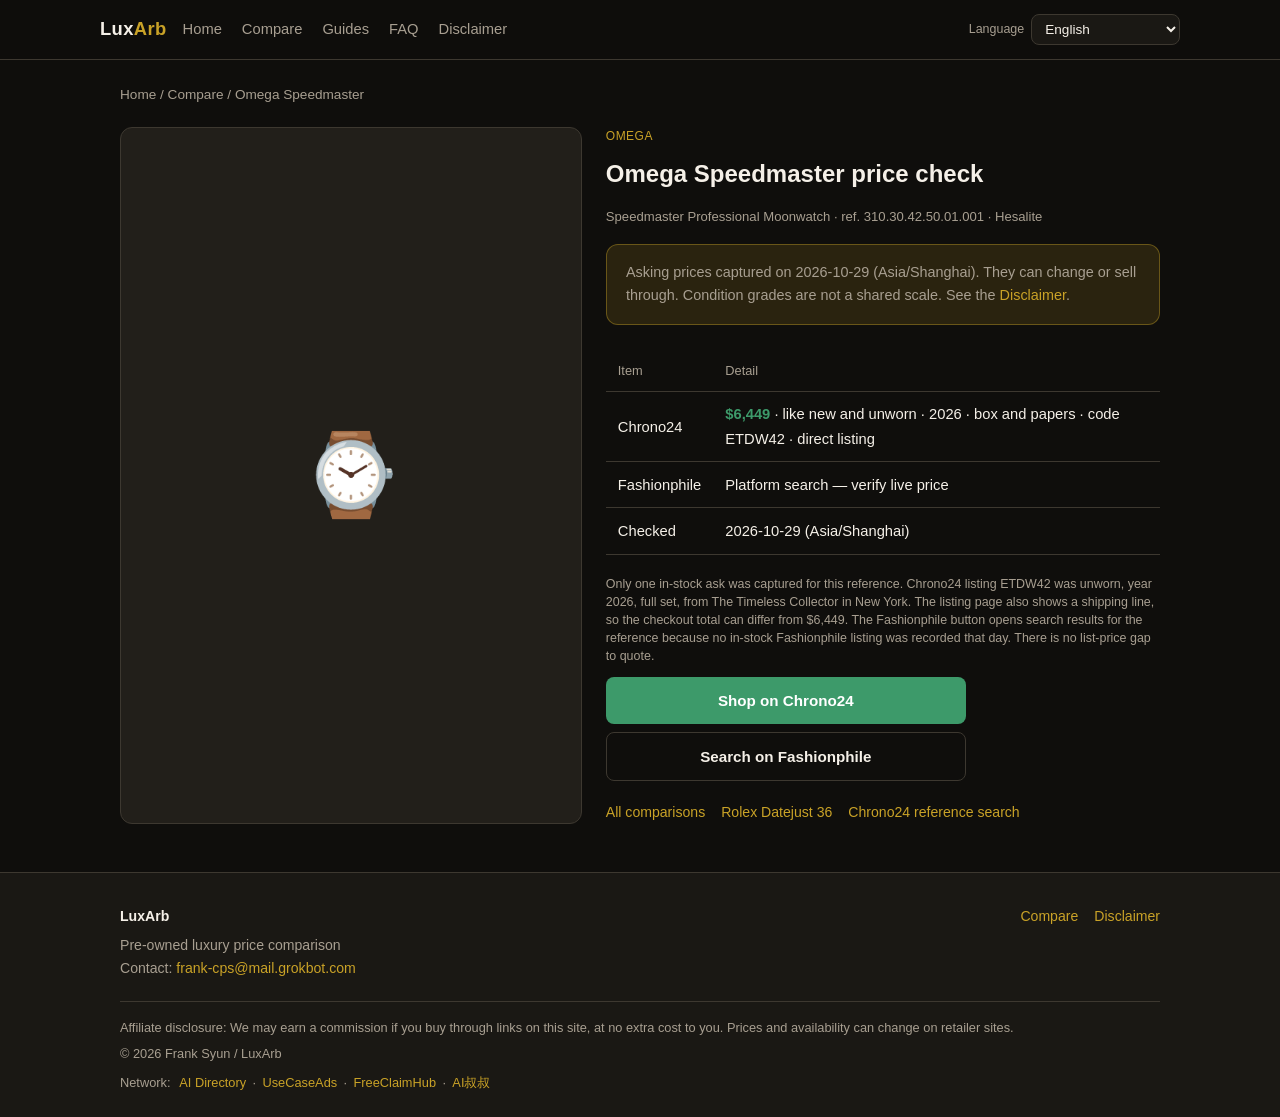
<file: product-omega-speedy.html>
<!DOCTYPE html>
<html lang="en">
<head>
  <meta charset="UTF-8" />
  <meta name="viewport" content="width=device-width, initial-scale=1" />
  <title>Omega Speedmaster Price Check | LuxArb</title>
  <meta data-i18n-title="meta.title.omega" />
  <meta name="description" data-i18n-attr="content:meta.desc.omega" content="A live Chrono24 listing for Speedmaster Professional ref. 310.30.42.50.01.001, plus a Fashionphile search so you can verify the current ask." />
  <link rel="canonical" href="https://getluxarb.com/product-omega-speedy" />
  <meta property="og:type" content="website" />
  <meta property="og:site_name" content="LuxArb" />
  <meta property="og:url" content="https://getluxarb.com/product-omega-speedy" />
  <meta property="og:title" content="Omega Speedmaster Price Check | LuxArb" />
  <meta property="og:description" content="Chrono24 list price for Speedmaster ref. 310.30.42.50.01.001, plus a Fashionphile search. Checked 2026-10-29." />
  <meta name="twitter:card" content="summary" />
  <meta name="twitter:title" content="Omega Speedmaster Price Check | LuxArb" />
  <meta name="twitter:description" content="Chrono24 $6,449 unworn 2026 full set. Fashionphile opens search — verify the live price." />
  <meta name="robots" content="index,follow" />
  <link rel="stylesheet" href="css/styles.css" />
  <script type="application/ld+json">
  {
    "@context": "https://schema.org",
    "@type": "Product",
    "name": "Omega Speedmaster Professional Moonwatch ref. 310.30.42.50.01.001 — Chrono24 ETDW42",
    "sku": "ETDW42",
    "brand": {"@type": "Brand", "name": "Omega"},
    "description": "Asking price captured 2026-10-29 (Asia/Shanghai) on Chrono24. Like new and unworn, year 2026, Hesalite, box and papers. Seller The Timeless Collector, New York. Confirm shipping on the listing. No second-platform ask was captured the same day.",
    "offers": {
      "@type": "Offer",
      "url": "https://www.chrono24.com/omega/speedmaster-moonwatch-co-axial-hesalite--id24885652.htm",
      "priceCurrency": "USD",
      "price": "6449",
      "priceValidUntil": "2026-10-29",
      "availability": "https://schema.org/InStock",
      "seller": {"@type": "Organization", "name": "Chrono24"}
    }
  }
  </script>
</head>
<body>
  <header class="site-header">
    <div class="container header-inner">
      <a class="logo" href="index.html">Lux<span>Arb</span></a>
      <nav class="nav" aria-label="Main" data-i18n-attr="aria-label:nav.aria">
        <a href="index.html" data-i18n="nav.home">Home</a>
        <a href="compare.html" data-i18n="nav.compare">Compare</a>
        <a href="guide-chanel-prices.html" data-i18n="nav.guides">Guides</a>
        <a href="compare.html#faq" data-i18n="nav.faq">FAQ</a>
        <a href="disclaimer.html" data-i18n="nav.disclaimer">Disclaimer</a>
      </nav>
    </div>
  </header>
  <main>
    <div class="container" style="padding-top:1.5rem">
      <nav class="breadcrumb" aria-label="Breadcrumb">
        <a href="index.html" data-i18n="prod.breadcrumb.home">Home</a> /
        <a href="compare.html" data-i18n="prod.breadcrumb.compare">Compare</a> /
        <span>Omega Speedmaster</span>
      </nav>
      <div class="detail-layout">
        <div class="detail-visual" aria-hidden="true"><span>⌚</span></div>
        <div class="detail-info">
          <div class="card-brand">Omega</div>
          <h1>Omega Speedmaster price check</h1>
          <p class="card-meta">Speedmaster Professional Moonwatch · ref. 310.30.42.50.01.001 · Hesalite</p>
          <div class="alert">
            <span data-i18n="prod.alert">Asking prices captured on 2026-10-29 (Asia/Shanghai). They can change or sell through. Condition grades are not a shared scale. See the</span>
            <a href="disclaimer.html" data-i18n="alert.compare.link">Disclaimer</a>.
          </div>
          <table class="compare-table">
            <thead>
              <tr>
                <th data-i18n="prod.table.item">Item</th>
                <th data-i18n="prod.table.value">Detail</th>
              </tr>
            </thead>
            <tbody>
              <tr>
                <td>Chrono24</td>
                <td><span class="highlight">$6,449</span> · like new and unworn · 2026 · box and papers · code ETDW42 · direct listing</td>
              </tr>
              <tr>
                <td>Fashionphile</td>
                <td data-i18n="label.searchVerify">Platform search — verify live price</td>
              </tr>
              <tr>
                <td data-i18n="label.checked">Checked</td>
                <td>2026-10-29 (Asia/Shanghai)</td>
              </tr>
            </tbody>
          </table>
          <p class="match-note">Only one in-stock ask was captured for this reference. Chrono24 listing ETDW42 was unworn, year 2026, full set, from The Timeless Collector in New York. The listing page also shows a shipping line, so the checkout total can differ from $6,449. The Fashionphile button opens search results for the reference because no in-stock Fashionphile listing was recorded that day. There is no list-price gap to quote.</p>
          <div class="btn-stack" style="max-width:360px">
            <a class="btn btn-cta js-outbound" data-offer="speedy-chrono24" data-platform="chrono24" href="https://www.chrono24.com/omega/speedmaster-moonwatch-co-axial-hesalite--id24885652.htm" rel="sponsored noopener noreferrer" target="_blank" data-i18n="cta.chrono24">Shop on Chrono24</a>
            <a class="btn btn-outline js-outbound" data-offer="speedy-fashionphile-search" data-platform="fashionphile" href="https://www.fashionphile.com/search?q=310.30.42.50.01.001" rel="sponsored noopener noreferrer" target="_blank" data-i18n="cta.searchFashionphile">Search on Fashionphile</a>
          </div>
          <div class="related-links">
            <a href="compare.html#omega-speedmaster">All comparisons</a>
            <a href="product-rolex-dj.html">Rolex Datejust 36</a>
            <a href="https://www.chrono24.com/omega/ref-31030425001001.htm" rel="sponsored noopener noreferrer" target="_blank">Chrono24 reference search</a>
          </div>
        </div>
      </div>
    </div>
  </main>
  <footer class="site-footer" style="margin-top:3rem">
    <div class="container">
      <div class="footer-inner">
        <div>
          <div class="footer-brand">LuxArb</div>
          <p data-i18n="footer.tagline">Pre-owned luxury price comparison</p>
          <p><span data-i18n="footer.contact">Contact:</span> <a href="mailto:frank-cps@mail.grokbot.com">frank-cps@mail.grokbot.com</a></p>
        </div>
        <div class="footer-links">
          <a href="compare.html" data-i18n="footer.compare">Compare</a>
          <a href="disclaimer.html" data-i18n="footer.disclaimer">Disclaimer</a>
        </div>
      </div>
      <p class="footer-note">
        <span id="footer-disclosure" class="footer-disclosure" lang="en">Affiliate disclosure: We may earn a commission if you buy through links on this site, at no extra cost to you. Prices and availability can change on retailer sites.</span>
        © <span id="year">2026</span> Frank Syun / LuxArb
      </p>
      <nav class="footer-network" aria-label="Sister sites">
        <span class="footer-network-label">Network:</span>
        <a href="https://adfor.ai/directory" rel="noopener noreferrer">AI Directory</a>
        <span aria-hidden="true">·</span>
        <a href="https://usecaseads.com" rel="noopener noreferrer">UseCaseAds</a>
        <span aria-hidden="true">·</span>
        <a href="https://www.freeclaimhub.com" rel="noopener noreferrer">FreeClaimHub</a>
        <span aria-hidden="true">·</span>
        <a href="https://aishushu.com" rel="noopener noreferrer">AI叔叔</a>
      </nav>
    </div>
  </footer>
  <script src="js/i18n-refresh.js"></script>
  <script src="js/i18n.js"></script>
  <script src="js/affiliates.js"></script>
  <script src="js/catalog.js"></script>
  <script src="js/main.js"></script>
</body>
</html>
</file>
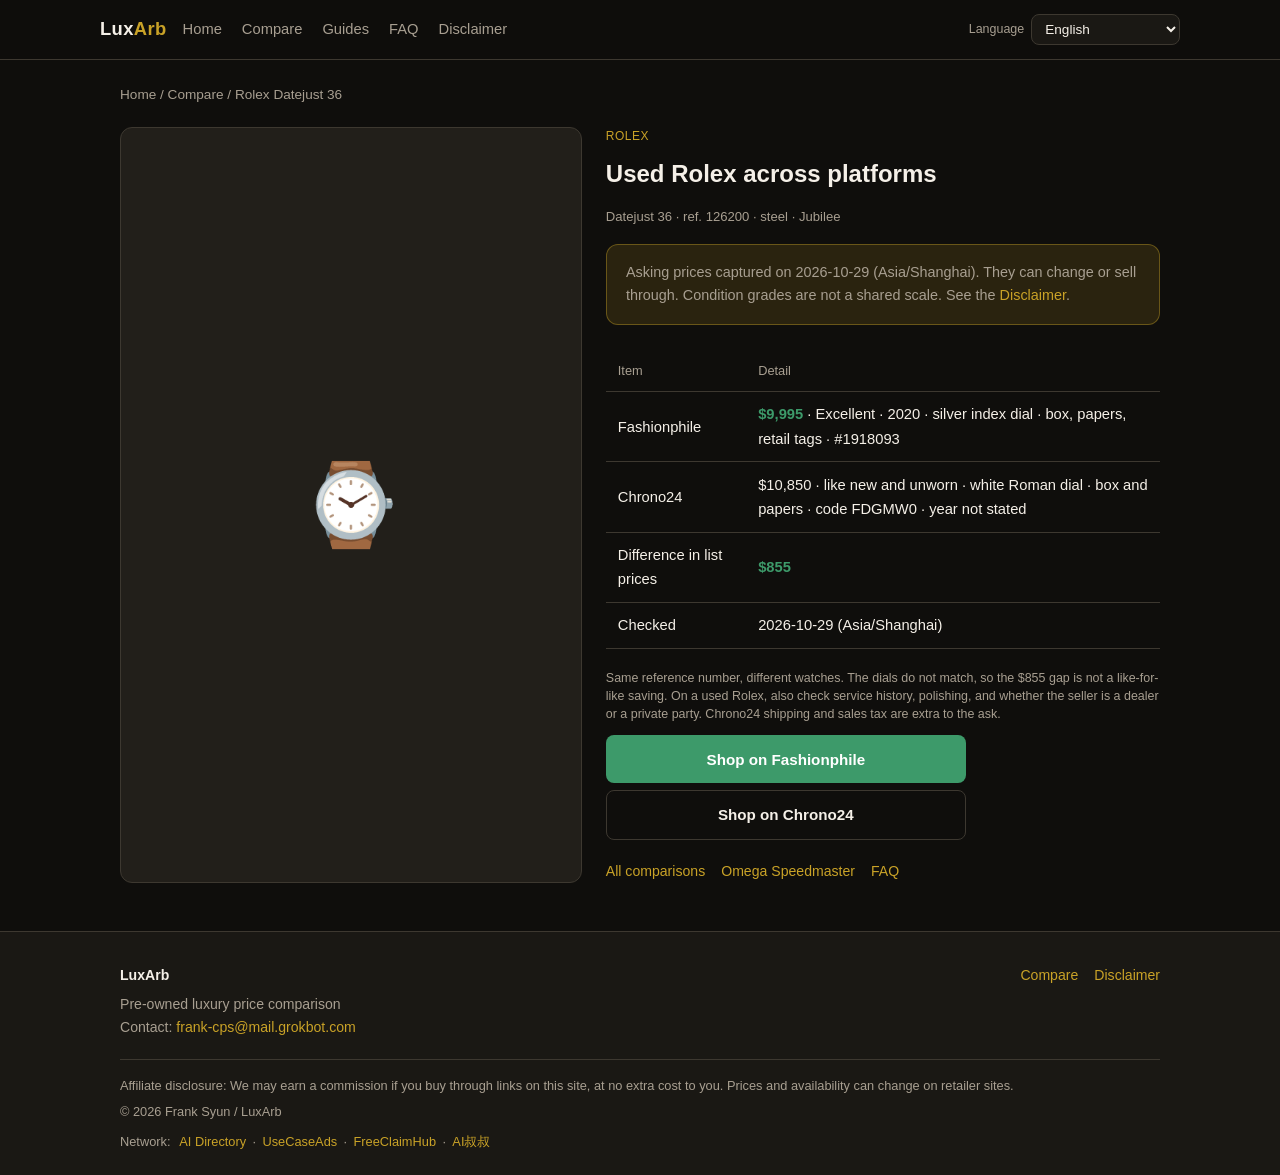
<file: product-rolex-dj.html>
<!DOCTYPE html>
<html lang="en">
<head>
  <meta charset="UTF-8" />
  <meta name="viewport" content="width=device-width, initial-scale=1" />
  <title>Used Rolex Datejust 36 Across Platforms | LuxArb</title>
  <meta data-i18n-title="meta.title.rolex" />
  <meta name="description" data-i18n-attr="content:meta.desc.rolex" content="Rolex Datejust ref. 126200 list prices on Fashionphile and Chrono24. Dials differ (silver vs white Roman). Confirm the exact watch before you buy." />
  <link rel="canonical" href="https://getluxarb.com/product-rolex-dj" />
  <meta property="og:type" content="website" />
  <meta property="og:site_name" content="LuxArb" />
  <meta property="og:url" content="https://getluxarb.com/product-rolex-dj" />
  <meta property="og:title" content="Used Rolex Datejust 36 Across Platforms | LuxArb" />
  <meta property="og:description" content="Rolex Datejust ref. 126200 on Fashionphile and Chrono24. Dials differ. Checked 2026-10-29." />
  <meta name="twitter:card" content="summary" />
  <meta name="twitter:title" content="Used Rolex Datejust 36 Across Platforms | LuxArb" />
  <meta name="twitter:description" content="Fashionphile $9,995 silver dial and Chrono24 $10,850 white Roman. Same reference, not the same watch." />
  <meta name="robots" content="index,follow" />
  <link rel="stylesheet" href="css/styles.css" />
  <script type="application/ld+json">
  {
    "@context": "https://schema.org",
    "@type": "ItemList",
    "name": "Used Rolex Datejust 36 across platforms",
    "itemListElement": [
      {
        "@type": "ListItem",
        "position": 1,
        "item": {
          "@type": "Product",
          "name": "Rolex Datejust 36 ref. 126200 silver dial — Fashionphile #1918093",
          "sku": "1918093",
          "brand": {"@type": "Brand", "name": "Rolex"},
          "description": "Asking price captured 2026-10-29 (Asia/Shanghai). Excellent, year 2020, silver dial, Jubilee, box and papers. Confirm on Fashionphile.",
          "offers": {
            "@type": "Offer",
            "url": "https://www.fashionphile.com/products/rolex-stainless-steel-36mm-oyster-perpetual-datejust-watch-silver-126200-1918093",
            "priceCurrency": "USD",
            "price": "9995",
            "priceValidUntil": "2026-10-29",
            "availability": "https://schema.org/InStock",
            "seller": {"@type": "Organization", "name": "Fashionphile"}
          }
        }
      },
      {
        "@type": "ListItem",
        "position": 2,
        "item": {
          "@type": "Product",
          "name": "Rolex Datejust 36 ref. 126200 white Roman — Chrono24 FDGMW0",
          "sku": "FDGMW0",
          "brand": {"@type": "Brand", "name": "Rolex"},
          "description": "Asking price captured 2026-10-29 (Asia/Shanghai). Like new and unworn, white Roman dial, Jubilee, box and papers. Year not stated. Seller Luxury Time NYC. Confirm shipping and tax on Chrono24.",
          "offers": {
            "@type": "Offer",
            "url": "https://www.chrono24.com/rolex/rolex-datejust-36mm-stainless-steel-smooth-bezel-white-roman-dial-jubilee-bracelet-126200--id25822328.htm",
            "priceCurrency": "USD",
            "price": "10850",
            "priceValidUntil": "2026-10-29",
            "availability": "https://schema.org/InStock",
            "seller": {"@type": "Organization", "name": "Chrono24"}
          }
        }
      }
    ]
  }
  </script>
</head>
<body>
  <header class="site-header">
    <div class="container header-inner">
      <a class="logo" href="index.html">Lux<span>Arb</span></a>
      <nav class="nav" aria-label="Main" data-i18n-attr="aria-label:nav.aria">
        <a href="index.html" data-i18n="nav.home">Home</a>
        <a href="compare.html" data-i18n="nav.compare">Compare</a>
        <a href="guide-chanel-prices.html" data-i18n="nav.guides">Guides</a>
        <a href="compare.html#faq" data-i18n="nav.faq">FAQ</a>
        <a href="disclaimer.html" data-i18n="nav.disclaimer">Disclaimer</a>
      </nav>
    </div>
  </header>
  <main>
    <div class="container" style="padding-top:1.5rem">
      <nav class="breadcrumb" aria-label="Breadcrumb">
        <a href="index.html" data-i18n="prod.breadcrumb.home">Home</a> /
        <a href="compare.html" data-i18n="prod.breadcrumb.compare">Compare</a> /
        <span>Rolex Datejust 36</span>
      </nav>
      <div class="detail-layout">
        <div class="detail-visual" aria-hidden="true"><span>⌚</span></div>
        <div class="detail-info">
          <div class="card-brand">Rolex</div>
          <h1>Used Rolex across platforms</h1>
          <p class="card-meta">Datejust 36 · ref. 126200 · steel · Jubilee</p>
          <div class="alert">
            <span data-i18n="prod.alert">Asking prices captured on 2026-10-29 (Asia/Shanghai). They can change or sell through. Condition grades are not a shared scale. See the</span>
            <a href="disclaimer.html" data-i18n="alert.compare.link">Disclaimer</a>.
          </div>
          <table class="compare-table">
            <thead>
              <tr>
                <th data-i18n="prod.table.item">Item</th>
                <th data-i18n="prod.table.value">Detail</th>
              </tr>
            </thead>
            <tbody>
              <tr>
                <td>Fashionphile</td>
                <td><span class="highlight">$9,995</span> · Excellent · 2020 · silver index dial · box, papers, retail tags · #1918093</td>
              </tr>
              <tr>
                <td>Chrono24</td>
                <td>$10,850 · like new and unworn · white Roman dial · box and papers · code FDGMW0 · year not stated</td>
              </tr>
              <tr>
                <td data-i18n="label.spread">Difference in list prices</td>
                <td class="highlight">$855</td>
              </tr>
              <tr>
                <td data-i18n="label.checked">Checked</td>
                <td>2026-10-29 (Asia/Shanghai)</td>
              </tr>
            </tbody>
          </table>
          <p class="match-note">Same reference number, different watches. The dials do not match, so the $855 gap is not a like-for-like saving. On a used Rolex, also check service history, polishing, and whether the seller is a dealer or a private party. Chrono24 shipping and sales tax are extra to the ask.</p>
          <div class="btn-stack" style="max-width:360px">
            <a class="btn btn-cta js-outbound" data-offer="datejust-fashionphile" data-platform="fashionphile" href="https://www.fashionphile.com/products/rolex-stainless-steel-36mm-oyster-perpetual-datejust-watch-silver-126200-1918093" rel="sponsored noopener noreferrer" target="_blank" data-i18n="cta.fashionphile">Shop on Fashionphile</a>
            <a class="btn btn-outline js-outbound" data-offer="datejust-chrono24" data-platform="chrono24" href="https://www.chrono24.com/rolex/rolex-datejust-36mm-stainless-steel-smooth-bezel-white-roman-dial-jubilee-bracelet-126200--id25822328.htm" rel="sponsored noopener noreferrer" target="_blank" data-i18n="cta.chrono24">Shop on Chrono24</a>
          </div>
          <div class="related-links">
            <a href="compare.html#rolex-datejust">All comparisons</a>
            <a href="product-omega-speedy.html">Omega Speedmaster</a>
            <a href="compare.html#faq">FAQ</a>
          </div>
        </div>
      </div>
    </div>
  </main>
  <footer class="site-footer" style="margin-top:3rem">
    <div class="container">
      <div class="footer-inner">
        <div>
          <div class="footer-brand">LuxArb</div>
          <p data-i18n="footer.tagline">Pre-owned luxury price comparison</p>
          <p><span data-i18n="footer.contact">Contact:</span> <a href="mailto:frank-cps@mail.grokbot.com">frank-cps@mail.grokbot.com</a></p>
        </div>
        <div class="footer-links">
          <a href="compare.html" data-i18n="footer.compare">Compare</a>
          <a href="disclaimer.html" data-i18n="footer.disclaimer">Disclaimer</a>
        </div>
      </div>
      <p class="footer-note">
        <span id="footer-disclosure" class="footer-disclosure" lang="en">Affiliate disclosure: We may earn a commission if you buy through links on this site, at no extra cost to you. Prices and availability can change on retailer sites.</span>
        © <span id="year">2026</span> Frank Syun / LuxArb
      </p>
      <nav class="footer-network" aria-label="Sister sites">
        <span class="footer-network-label">Network:</span>
        <a href="https://adfor.ai/directory" rel="noopener noreferrer">AI Directory</a>
        <span aria-hidden="true">·</span>
        <a href="https://usecaseads.com" rel="noopener noreferrer">UseCaseAds</a>
        <span aria-hidden="true">·</span>
        <a href="https://www.freeclaimhub.com" rel="noopener noreferrer">FreeClaimHub</a>
        <span aria-hidden="true">·</span>
        <a href="https://aishushu.com" rel="noopener noreferrer">AI叔叔</a>
      </nav>
    </div>
  </footer>
  <script src="js/i18n-refresh.js"></script>
  <script src="js/i18n.js"></script>
  <script src="js/affiliates.js"></script>
  <script src="js/catalog.js"></script>
  <script src="js/main.js"></script>
</body>
</html>
</file>
<file: css/styles.css>
:root {
  --bg: #0f0e0c;
  --bg-elevated: #1a1814;
  --bg-card: #221f1a;
  --border: #3d3830;
  --text: #f5f0e8;
  --text-muted: #a89f91;
  --accent: #c9a227;
  --accent-hover: #e0b83a;
  --green: #3d9a6a;
  --green-bg: rgba(61, 154, 106, 0.12);
  --red-soft: #c45c4a;
  --warn-bg: rgba(201, 162, 39, 0.15);
  --radius: 12px;
  --font: "Segoe UI", "PingFang SC", "Hiragino Sans GB", "Microsoft YaHei", sans-serif;
  --max: 1080px;
}

*, *::before, *::after { box-sizing: border-box; margin: 0; padding: 0; }

html { scroll-behavior: smooth; }

body {
  font-family: var(--font);
  background: var(--bg);
  color: var(--text);
  line-height: 1.65;
  min-height: 100vh;
  display: flex;
  flex-direction: column;
}

a { color: var(--accent); text-decoration: none; }
a:hover { color: var(--accent-hover); text-decoration: underline; }

img { max-width: 100%; height: auto; }

.container {
  width: 100%;
  max-width: var(--max);
  margin: 0 auto;
  padding: 0 1.25rem;
}

/* Header */
.site-header {
  border-bottom: 1px solid var(--border);
  background: rgba(15, 14, 12, 0.92);
  backdrop-filter: blur(8px);
  position: sticky;
  top: 0;
  z-index: 100;
}

.header-inner {
  display: flex;
  align-items: center;
  justify-content: space-between;
  padding: 0.9rem 0;
  gap: 1rem;
  flex-wrap: wrap;
}

.logo {
  font-size: 1.15rem;
  font-weight: 700;
  color: var(--text);
  letter-spacing: 0.02em;
  text-decoration: none;
}
.logo span { color: var(--accent); }
.logo:hover { text-decoration: none; color: var(--text); }

.nav { display: flex; gap: 1.25rem; flex-wrap: wrap; }
.nav a {
  color: var(--text-muted);
  font-size: 0.92rem;
  text-decoration: none;
}
.nav a:hover, .nav a.active { color: var(--accent); }

.badge-demo {
  display: inline-block;
  font-size: 0.7rem;
  font-weight: 600;
  text-transform: uppercase;
  letter-spacing: 0.06em;
  background: var(--warn-bg);
  color: var(--accent);
  border: 1px solid var(--accent);
  padding: 0.15rem 0.5rem;
  border-radius: 4px;
  vertical-align: middle;
}

/* Hero */
.hero {
  padding: 3.5rem 0 2.5rem;
  border-bottom: 1px solid var(--border);
  background:
    radial-gradient(ellipse 80% 50% at 50% -20%, rgba(201, 162, 39, 0.18), transparent);
}

.hero h1 {
  font-size: clamp(1.6rem, 4vw, 2.35rem);
  font-weight: 700;
  line-height: 1.25;
  margin-bottom: 1rem;
  max-width: 18em;
}

.hero .lead {
  color: var(--text-muted);
  font-size: 1.05rem;
  max-width: 38em;
  margin-bottom: 1.5rem;
}

.hero-actions {
  display: flex;
  gap: 0.75rem;
  flex-wrap: wrap;
}

.btn {
  display: inline-flex;
  align-items: center;
  justify-content: center;
  gap: 0.4rem;
  padding: 0.7rem 1.35rem;
  border-radius: 8px;
  font-size: 0.95rem;
  font-weight: 600;
  border: none;
  cursor: pointer;
  text-decoration: none;
  transition: background 0.15s, color 0.15s, border-color 0.15s;
}
.btn:hover { text-decoration: none; }

.btn-primary {
  background: var(--accent);
  color: #1a1508;
}
.btn-primary:hover {
  background: var(--accent-hover);
  color: #1a1508;
}

.btn-outline {
  background: transparent;
  color: var(--text);
  border: 1px solid var(--border);
}
.btn-outline:hover {
  border-color: var(--accent);
  color: var(--accent);
}

.btn-cta {
  background: var(--green);
  color: #fff;
  width: 100%;
  margin-top: 0.75rem;
}
.btn-cta:hover { background: #4bb07a; color: #fff; }

/* Sections */
.section { padding: 2.75rem 0; }
.section-title {
  font-size: 1.45rem;
  margin-bottom: 0.5rem;
}
.section-sub {
  color: var(--text-muted);
  margin-bottom: 1.75rem;
  max-width: 40em;
}

.mode-grid {
  display: grid;
  grid-template-columns: repeat(auto-fit, minmax(220px, 1fr));
  gap: 1rem;
}

.mode-card {
  background: var(--bg-card);
  border: 1px solid var(--border);
  border-radius: var(--radius);
  padding: 1.35rem;
}
.mode-card .step {
  color: var(--accent);
  font-size: 0.75rem;
  font-weight: 700;
  letter-spacing: 0.08em;
  margin-bottom: 0.5rem;
}
.mode-card h3 {
  font-size: 1.05rem;
  margin-bottom: 0.5rem;
}
.mode-card p {
  color: var(--text-muted);
  font-size: 0.9rem;
}

.platforms {
  display: flex;
  flex-wrap: wrap;
  gap: 0.5rem;
  margin-top: 1.5rem;
}
.platform-tag {
  background: var(--bg-elevated);
  border: 1px solid var(--border);
  padding: 0.35rem 0.75rem;
  border-radius: 999px;
  font-size: 0.82rem;
  color: var(--text-muted);
}

/* Alert / disclaimer banner */
.alert {
  background: var(--warn-bg);
  border: 1px solid rgba(201, 162, 39, 0.4);
  border-radius: var(--radius);
  padding: 1rem 1.2rem;
  font-size: 0.9rem;
  color: var(--text-muted);
  margin-bottom: 1.5rem;
}
.alert strong { color: var(--accent); }

/* Product cards */
.cards {
  display: grid;
  grid-template-columns: repeat(auto-fill, minmax(300px, 1fr));
  gap: 1.25rem;
}

.card {
  background: var(--bg-card);
  border: 1px solid var(--border);
  border-radius: var(--radius);
  overflow: hidden;
  display: flex;
  flex-direction: column;
  transition: border-color 0.15s;
}
.card:hover { border-color: rgba(201, 162, 39, 0.5); }

.card-visual {
  height: 140px;
  background: linear-gradient(135deg, #2a261f 0%, #1a1814 100%);
  display: flex;
  align-items: center;
  justify-content: center;
  position: relative;
  border-bottom: 1px solid var(--border);
}
.card-visual .icon-label {
  font-size: 2.5rem;
  opacity: 0.85;
}
.card-visual .badge-demo {
  position: absolute;
  top: 0.75rem;
  left: 0.75rem;
}

.card-body {
  padding: 1.2rem;
  flex: 1;
  display: flex;
  flex-direction: column;
}

.card-brand {
  font-size: 0.75rem;
  color: var(--accent);
  letter-spacing: 0.04em;
  text-transform: uppercase;
  margin-bottom: 0.25rem;
}

.card h3 {
  font-size: 1.05rem;
  margin-bottom: 0.35rem;
  line-height: 1.35;
}

.card-meta {
  font-size: 0.82rem;
  color: var(--text-muted);
  margin-bottom: 1rem;
}

.price-row {
  display: grid;
  grid-template-columns: 1fr 1fr;
  gap: 0.6rem;
  margin-bottom: 0.75rem;
}

.price-box {
  background: var(--bg-elevated);
  border-radius: 8px;
  padding: 0.65rem 0.75rem;
}
.price-box .label {
  font-size: 0.7rem;
  color: var(--text-muted);
  margin-bottom: 0.2rem;
}
.price-box .platform {
  font-size: 0.72rem;
  color: var(--text-muted);
}
.price-box .amount {
  font-size: 1.1rem;
  font-weight: 700;
}
.price-box.low .amount { color: var(--green); }
.price-box.high .amount { color: var(--text-muted); }

.spread {
  background: var(--green-bg);
  border-radius: 8px;
  padding: 0.65rem 0.75rem;
  margin-bottom: 0.5rem;
  display: flex;
  justify-content: space-between;
  align-items: center;
  flex-wrap: wrap;
  gap: 0.35rem;
}
.spread .spread-label {
  font-size: 0.8rem;
  color: var(--text-muted);
}
.spread .spread-val {
  font-weight: 700;
  color: var(--green);
  font-size: 1.05rem;
}

.cps-note {
  font-size: 0.78rem;
  color: var(--text-muted);
  margin-bottom: 0.25rem;
}

.card-footer-link {
  margin-top: auto;
  padding-top: 0.5rem;
}
.card-footer-link a {
  font-size: 0.85rem;
}

/* Detail page */
.detail-layout {
  display: grid;
  grid-template-columns: 1fr;
  gap: 1.5rem;
}
@media (min-width: 768px) {
  .detail-layout {
    grid-template-columns: 1fr 1.2fr;
  }
}

.detail-visual {
  background: var(--bg-card);
  border: 1px solid var(--border);
  border-radius: var(--radius);
  min-height: 260px;
  display: flex;
  align-items: center;
  justify-content: center;
  font-size: 5rem;
  position: relative;
}
.detail-visual .badge-demo {
  position: absolute;
  top: 1rem;
  left: 1rem;
}

.detail-info h1 {
  font-size: 1.5rem;
  margin: 0.5rem 0 0.75rem;
}

.compare-table {
  width: 100%;
  border-collapse: collapse;
  margin: 1.25rem 0;
  font-size: 0.92rem;
}
.compare-table th,
.compare-table td {
  text-align: left;
  padding: 0.65rem 0.75rem;
  border-bottom: 1px solid var(--border);
}
.compare-table th {
  color: var(--text-muted);
  font-weight: 500;
  font-size: 0.8rem;
}
.compare-table .highlight { color: var(--green); font-weight: 700; }

.breadcrumb {
  font-size: 0.85rem;
  color: var(--text-muted);
  margin-bottom: 1.25rem;
}
.breadcrumb a { color: var(--text-muted); }
.breadcrumb a:hover { color: var(--accent); }

/* Disclaimer page */
.prose {
  max-width: 42em;
}
.prose h1 { font-size: 1.75rem; margin-bottom: 1rem; }
.prose h2 {
  font-size: 1.2rem;
  margin: 1.75rem 0 0.65rem;
  color: var(--accent);
}
.prose p, .prose li {
  color: var(--text-muted);
  margin-bottom: 0.75rem;
}
.prose ul { padding-left: 1.25rem; margin-bottom: 1rem; }
.prose li { margin-bottom: 0.4rem; }

/* Footer */
.site-footer {
  margin-top: auto;
  border-top: 1px solid var(--border);
  background: var(--bg-elevated);
  padding: 2rem 0 1.5rem;
  font-size: 0.88rem;
  color: var(--text-muted);
}
.footer-inner {
  display: flex;
  flex-wrap: wrap;
  gap: 1.5rem;
  justify-content: space-between;
}
.footer-brand { font-weight: 600; color: var(--text); margin-bottom: 0.35rem; }
.footer-links { display: flex; gap: 1rem; flex-wrap: wrap; }
.footer-note {
  margin-top: 1.25rem;
  padding-top: 1rem;
  border-top: 1px solid var(--border);
  font-size: 0.8rem;
  line-height: 1.5;
}
.footer-disclosure {
  display: block;
  margin-bottom: 0.45rem;
}
.footer-network {
  display: flex;
  flex-wrap: wrap;
  align-items: baseline;
  gap: 0.15rem 0.4rem;
  margin-top: 0.65rem;
  font-size: 0.8rem;
  line-height: 1.5;
  color: var(--text-muted);
}
.footer-network-label { margin-right: 0.15rem; }

.page-header {
  padding: 2rem 0 0.5rem;
}
.page-header h1 {
  font-size: 1.75rem;
  margin-bottom: 0.4rem;
}
.page-header p { color: var(--text-muted); }


/* Language switcher */
.lang-switcher {
  display: flex;
  align-items: center;
  gap: 0.45rem;
  margin-left: auto;
}
.lang-switcher-label {
  font-size: 0.78rem;
  color: var(--text-muted);
  white-space: nowrap;
}
.lang-switcher select {
  background: var(--bg-elevated);
  color: var(--text);
  border: 1px solid var(--border);
  border-radius: 8px;
  padding: 0.35rem 0.55rem;
  font-size: 0.85rem;
  max-width: 11rem;
  cursor: pointer;
}
.lang-switcher select:focus {
  outline: 1px solid var(--accent);
  border-color: var(--accent);
}

@media (max-width: 720px) {
  .header-inner { align-items: flex-start; }
  .lang-switcher { width: 100%; margin-left: 0; justify-content: flex-end; }
}

/* Unused toast hook kept so older layouts do not break if reintroduced */
.toast {
  position: fixed;
  left: 50%;
  bottom: 1.5rem;
  transform: translateX(-50%) translateY(120%);
  background: var(--bg-card);
  color: var(--text);
  border: 1px solid var(--accent);
  border-radius: 10px;
  padding: 0.85rem 1.2rem;
  font-size: 0.92rem;
  max-width: min(92vw, 420px);
  box-shadow: 0 12px 40px rgba(0,0,0,0.45);
  z-index: 200;
  opacity: 0;
  transition: transform 0.25s ease, opacity 0.25s ease;
  pointer-events: none;
}
.toast.toast-show {
  transform: translateX(-50%) translateY(0);
  opacity: 1;
}

/* RTL */
html[dir="rtl"] body { direction: rtl; }
html[dir="rtl"] .nav { flex-direction: row-reverse; }
html[dir="rtl"] .header-inner { flex-direction: row-reverse; }
html[dir="rtl"] .lang-switcher { margin-left: 0; margin-right: auto; }
html[dir="rtl"] .price-row,
html[dir="rtl"] .mode-grid,
html[dir="rtl"] .cards { direction: rtl; }
html[dir="rtl"] .breadcrumb { direction: rtl; }
html[dir="rtl"] .prose ul { padding-left: 0; padding-right: 1.25rem; }
html[dir="rtl"] .footer-inner { direction: rtl; }
html[dir="rtl"] .spread { flex-direction: row-reverse; }
html[dir="rtl"] .card-visual .badge-demo,
html[dir="rtl"] .detail-visual .badge-demo {
  left: auto;
  right: 0.75rem;
}

/* Hide legacy cps-note if any remain */
.cps-note { display: none; }

.offer-meta,
.offer-kind,
.verified,
.match-note,
.source-line {
  font-size: 0.78rem;
  color: var(--text-muted);
  line-height: 1.45;
}
.offer-kind { margin-top: 0.15rem; }
.match-note { margin: 0.35rem 0 0.25rem; }
.verified { margin-bottom: 0.35rem; }
.source-line { margin-top: 0.65rem; }

.btn-stack {
  display: flex;
  flex-direction: column;
  gap: 0.45rem;
  margin-top: 0.75rem;
}
.btn-stack .btn { width: 100%; margin-top: 0; }

.guide-block {
  background: var(--bg-card);
  border: 1px solid var(--border);
  border-radius: var(--radius);
  padding: 1.15rem 1.2rem;
  margin-bottom: 0.85rem;
}
.guide-block h3 { font-size: 1.05rem; margin-bottom: 0.4rem; }
.guide-block p { color: var(--text-muted); font-size: 0.92rem; }

.faq-list { display: flex; flex-direction: column; gap: 0.65rem; }
.faq-list details {
  background: var(--bg-card);
  border: 1px solid var(--border);
  border-radius: 10px;
  padding: 0.85rem 1rem;
}
.faq-list summary {
  cursor: pointer;
  font-weight: 650;
  color: var(--text);
}
.faq-list details p {
  color: var(--text-muted);
  margin-top: 0.55rem;
  font-size: 0.92rem;
}

.related-links {
  display: flex;
  flex-wrap: wrap;
  gap: 0.75rem 1rem;
  margin-top: 1.25rem;
  font-size: 0.88rem;
}

.prose h3 {
  font-size: 1.05rem;
  margin: 1.25rem 0 0.4rem;
  color: var(--text);
}

a.mode-card {
  color: inherit;
  text-decoration: none;
  display: block;
}
a.mode-card:hover {
  border-color: rgba(201, 162, 39, 0.5);
  text-decoration: none;
  color: inherit;
}
a.mode-card h3 { color: var(--text); }

.prose .btn-stack { max-width: 360px; margin: 1rem 0 0.35rem; }
.prose .compare-table { margin: 0.75rem 0 1rem; }
</file>
